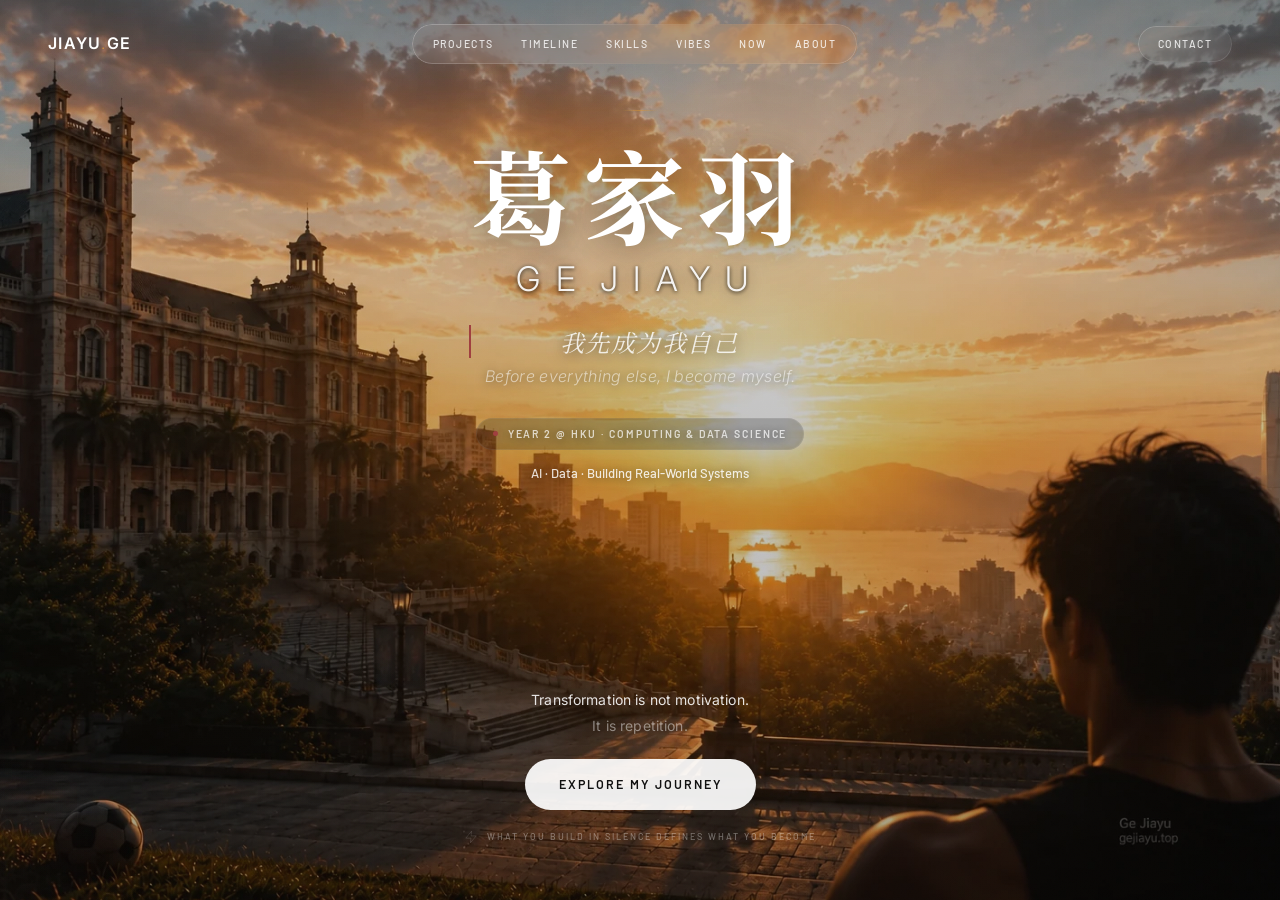
<file: index.html>
<!DOCTYPE html>
<!-- Ge Jiayu / https://gejiayu.top/ — layout reuse permitted; personal imagery excluded. See LICENSE and ASSET-RIGHTS.md. -->
<html lang="zh-CN">
<head>
  <meta charset="UTF-8">
  <meta name="viewport" content="width=device-width, initial-scale=1.0">
  <meta name="author" content="Ge Jiayu">
  <link rel="license" href="LICENSE">
  <title>Ge Jiayu — 我先成为我自己 / Before Everything Else, I Become Myself</title>
  <link rel="icon" type="image/svg+xml" href="assets/favicon.svg">
  <link rel="apple-touch-icon" href="assets/favicon.svg">
  <meta name="description" content="葛家羽（Ge Jiayu）的个人网站 — 香港大学 AI & Data Science 方向大二学生。记录我的成长、项目、技能与热爱：我先成为我自己。">
  <link rel="canonical" href="https://gejiayu.top/">
  <meta name="theme-color" content="#A04040">
  <meta property="og:type" content="website">
  <meta property="og:title" content="Ge Jiayu — 我先成为我自己 / Before Everything Else, I Become Myself">
  <meta property="og:description" content="葛家羽（Ge Jiayu）的个人网站 — 香港大学 AI & Data Science 方向大二学生。记录我的成长、项目、技能与热爱：我先成为我自己。">
  <meta property="og:url" content="https://gejiayu.top/">
  <meta property="og:image" content="https://gejiayu.top/assets/hero-bg.webp">
  <meta name="twitter:card" content="summary_large_image">
  <meta name="twitter:title" content="Ge Jiayu — 我先成为我自己 / Before Everything Else, I Become Myself">
  <meta name="twitter:description" content="葛家羽（Ge Jiayu）的个人网站 — 香港大学 AI & Data Science 方向大二学生。记录我的成长、项目、技能与热爱：我先成为我自己。">
  <meta name="twitter:image" content="https://gejiayu.top/assets/hero-bg.webp">
  <script type="application/ld+json">
  {
    "@context": "https://schema.org",
    "@type": "WebSite",
    "name": "Ge Jiayu",
    "url": "https://gejiayu.top/",
    "author": { "@type": "Person", "name": "Ge Jiayu", "url": "https://gejiayu.top/about.html" },
    "image": {
      "@type": "ImageObject",
      "contentUrl": "https://gejiayu.top/assets/hero-bg.webp",
      "creditText": "AI-assisted personal illustration for Ge Jiayu / gejiayu.top",
      "description": "Custom illustration based on Ge Jiayu's appearance, not a documentary photograph.",
      "license": "https://gejiayu.top/ASSET-RIGHTS.md",
      "acquireLicensePage": "https://gejiayu.top/contact.html"
    }
  }
  </script>

  <link rel="preconnect" href="https://fonts.googleapis.com">
  <link rel="preconnect" href="https://fonts.gstatic.com" crossorigin>
  <link href="https://fonts.googleapis.com/css2?family=Barlow:wght@300;400;500;600;700&family=Inter:wght@300;400;500;600;700&family=Noto+Serif+SC:wght@400;500;600;700&display=swap" rel="stylesheet">
  <link rel="stylesheet" href="css/style.css">
  <link rel="stylesheet" href="css/home.css">
  <link rel="preload" as="image" href="assets/hero-bg.webp" media="(orientation: landscape)">
  <link rel="preload" as="image" href="assets/hero-bg-mobile.webp" media="(orientation: portrait)">
</head>
<body class="home-body">

<!-- ==================== HERO IMAGE BACKGROUND ==================== -->
<div class="hero-bg-layer" id="heroBgLayer">
  <!-- Personal AI-assisted illustration: not included in layout/code reuse permission. -->
  <picture>
    <source media="(orientation: portrait)" srcset="assets/hero-bg-mobile.webp" width="792" height="1290">
    <img width="1536" height="1024" fetchpriority="high" decoding="async" class="hero-bg-img"
      src="assets/hero-bg.webp"
      alt="为葛家羽定制的港大日出人物插画"
      id="heroBgImg"/>
  </picture>

  <!-- Atmospheric overlays -->
  <div class="bg-overlay-dark"></div>
  <div class="bg-overlay-vignette"></div>
  <div class="bg-overlay-gradient"></div>
  <div class="bg-overlay-bloom"></div>

  <!-- Subtle grain texture -->
  <div class="grain-layer"></div>
</div>

<!-- ==================== NAVIGATION (liquid glass) ==================== -->
<nav class="nav-home" id="navHome">
  <div class="nav-home-inner">
    <a href="index.html" class="nav-home-logo">
      JIAYU<span class="logo-dot">.</span>GE
    </a>

    <div class="nav-home-center liquid-glass">
      <a href="projects.html">PROJECTS</a>
      <a href="timeline.html">TIMELINE</a>
      <a href="skills.html">SKILLS</a>
      <a href="vibes.html">VIBES</a>
      <a href="now.html">NOW</a>
      <a href="about.html">ABOUT</a>
    </div>

    <a href="contact.html" class="nav-home-cta liquid-glass">CONTACT</a>

    <button class="nav-hamburger" id="navHamburger" type="button" aria-label="Open navigation" aria-controls="navMobile" aria-expanded="false">
      <span></span><span></span><span></span>
    </button>
  </div>

  <div class="nav-mobile" id="navMobile">
    <a href="projects.html">PROJECTS</a>
    <a href="timeline.html">TIMELINE</a>
    <a href="skills.html">SKILLS</a>
    <a href="vibes.html">VIBES</a>
    <a href="now.html">NOW</a>
    <a href="about.html">ABOUT</a>
    <a href="contact.html">CONTACT</a>
  </div>
</nav>

<!-- ==================== HERO CONTENT ==================== -->
<div class="hero-container">

  <!-- Headline area -->
  <div class="hero-headline">
    <div class="hero-accent-line"></div>
    <h1 class="hero-name-cn">葛家羽</h1>
    <p class="hero-name-en">GE<span class="name-space"></span>JIAYU</p>
    <p class="hero-motto">我先成为我自己</p>
    <p class="hero-motto-en">Before everything else, I become myself.</p>
    <div class="hero-tag">
      <span class="tag-dot"></span>
      Year 2 @ HKU &middot; Computing &amp; Data Science
    </div>
    <p class="hero-focus">AI &middot; Data &middot; Building Real-World Systems</p>
  </div>

  <!-- Bottom block -->
  <div class="hero-bottom">
    <p class="hero-quote">
      <span>Transformation is not motivation.</span><br>
      <span class="quote-fade">It is repetition.</span>
    </p>
    <a href="about.html" class="hero-btn">EXPLORE MY JOURNEY</a>
    <div class="hero-tagline">
      <svg width="14" height="14" viewBox="0 0 24 24" fill="none" stroke="currentColor" stroke-width="1.5"><polygon points="13 2 3 14 12 14 11 22 21 10 12 10 13 2"/></svg>
      WHAT YOU BUILD IN SILENCE DEFINES WHAT YOU BECOME
    </div>
  </div>

</div>

<!-- Scripts -->
<script src="js/main.js"></script>
<script src="js/home.js"></script>
</body>
</html>
</file>
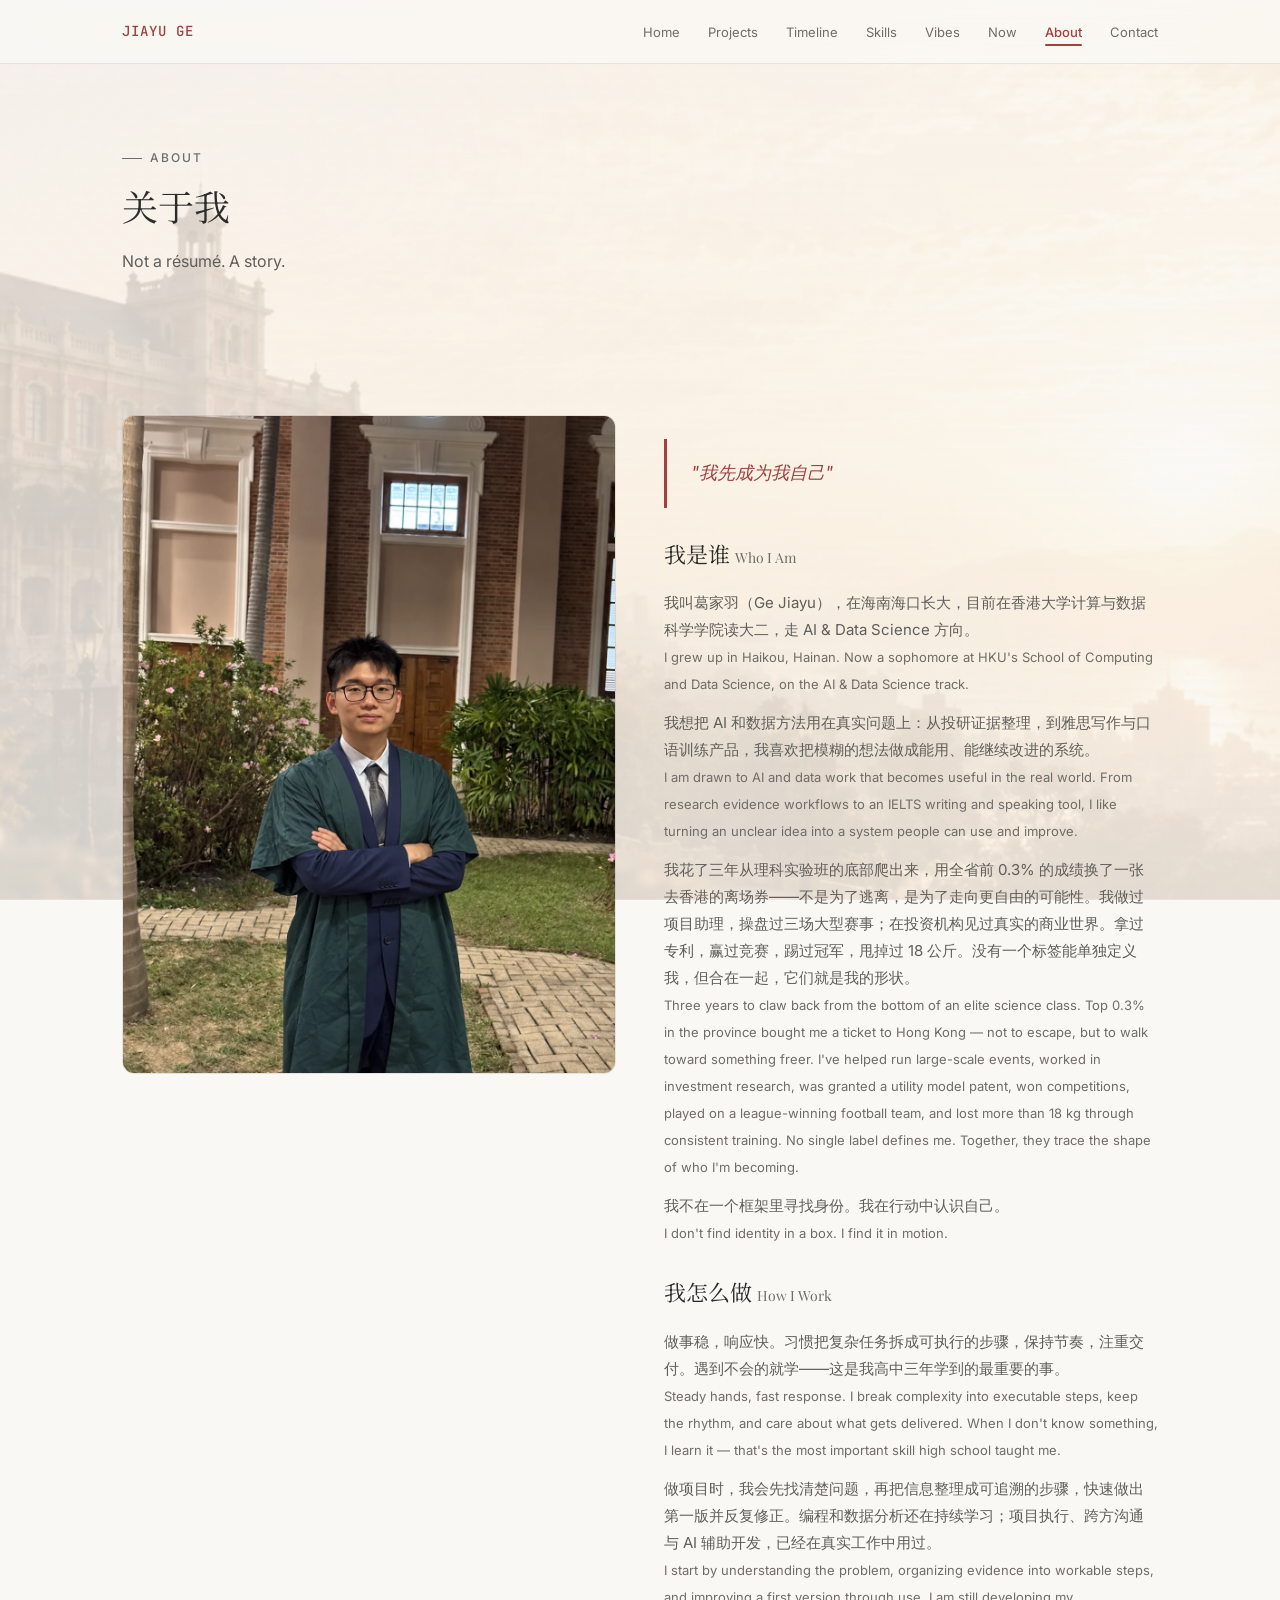
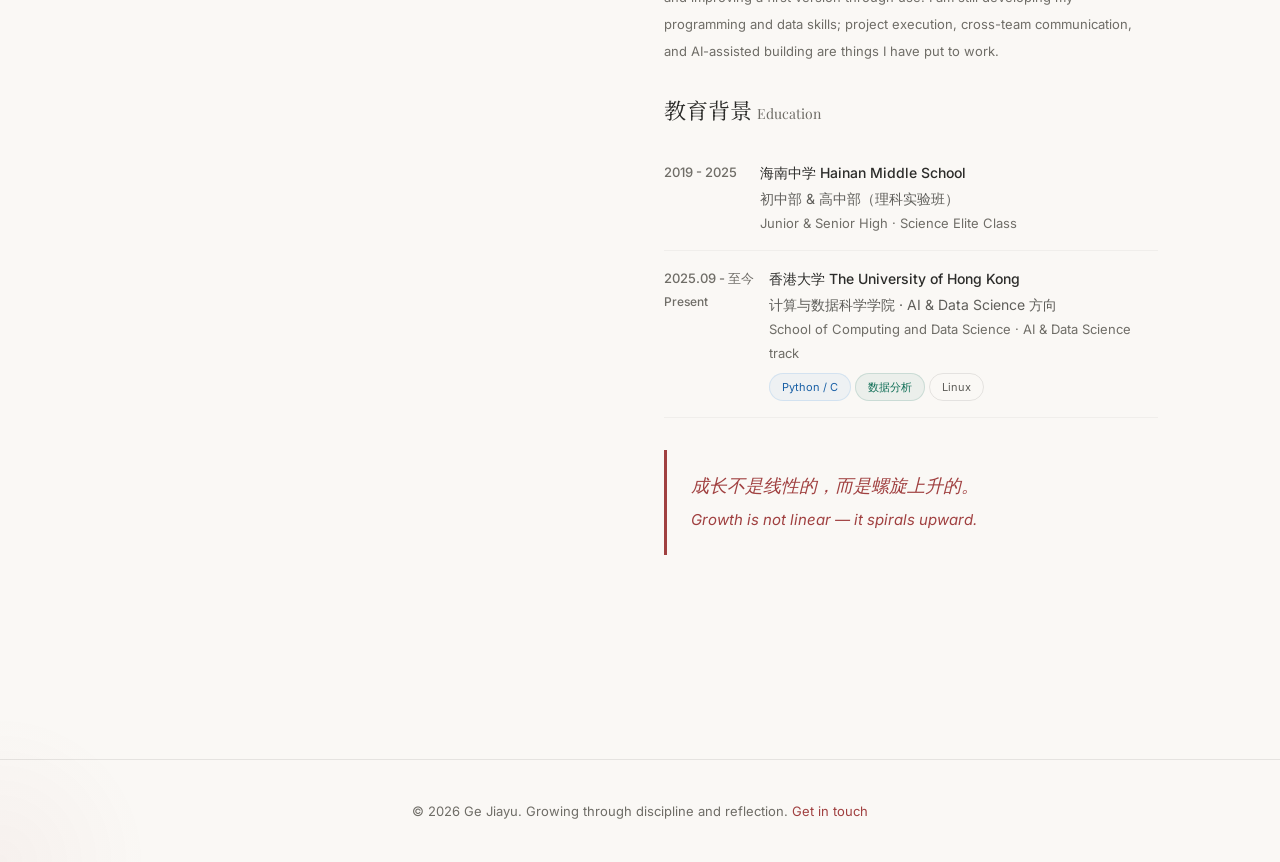
<file: about.html>
<!DOCTYPE html>
<html lang="zh-CN">
<head>
  <meta charset="UTF-8">
  <meta name="viewport" content="width=device-width, initial-scale=1.0">
  <title>About — Ge Jiayu</title>
  <link rel="canonical" href="https://gejiayu.top/about.html">
  <link rel="icon" type="image/svg+xml" href="assets/favicon.svg">
  <link rel="apple-touch-icon" href="assets/favicon.svg">
  <meta name="description" content="认识葛家羽：香港大学计算与数据科学学院大二学生，探索 AI、数据与真实问题，也记录从海南到香港的成长。">
  <meta name="theme-color" content="#A04040">
  <meta property="og:type" content="website">
  <meta property="og:title" content="About — Ge Jiayu">
  <meta property="og:description" content="葛家羽（Ge Jiayu）的个人网站 — 香港大学 AI & Data Science 方向大二学生。记录我的成长、项目、技能与热爱：我先成为我自己。">
  <meta property="og:url" content="https://gejiayu.top/about.html">
  <meta property="og:image" content="https://gejiayu.top/assets/hero-bg.webp">
  <meta name="twitter:card" content="summary_large_image">
  <meta name="twitter:title" content="About — Ge Jiayu">
  <meta name="twitter:description" content="葛家羽（Ge Jiayu）的个人网站 — 香港大学 AI & Data Science 方向大二学生。记录我的成长、项目、技能与热爱：我先成为我自己。">
  <meta name="twitter:image" content="https://gejiayu.top/assets/hero-bg.webp">

  <link rel="preconnect" href="https://fonts.googleapis.com">
  <link rel="preconnect" href="https://fonts.gstatic.com" crossorigin>
  <link href="https://fonts.googleapis.com/css2?family=Inter:wght@400;500&family=Playfair+Display:wght@400;500&family=Noto+Serif+SC:wght@400;500&family=JetBrains+Mono:wght@400;500&display=swap" rel="stylesheet">
  <link rel="stylesheet" href="css/style.css"></head>
<body>

<!-- Navigation -->
<nav class="nav">
  <div class="nav-inner">
    <a href="index.html" class="nav-logo">JIAYU GE</a>
    <ul class="nav-links">
      <li><a href="index.html">Home</a></li>
      <li><a href="projects.html">Projects</a></li>
      <li><a href="timeline.html">Timeline</a></li>
      <li><a href="skills.html">Skills</a></li>
      <li><a href="vibes.html">Vibes</a></li>
      <li><a href="now.html">Now</a></li>
      <li><a href="about.html">About</a></li>
      <li><a href="contact.html">Contact</a></li>
    </ul>
    <div class="nav-hamburger"><span></span><span></span><span></span></div>
  </div>
</nav>

<!-- Page Header -->
<section class="section" style="padding-top: 140px;">
  <div class="container">
    <p class="section-label reveal">About</p>
    <h1 class="section-title reveal reveal-delay-1">关于我</h1>
    <p class="section-desc reveal reveal-delay-2">Not a résumé. A story.</p>
  </div>
</section>

<!-- About Content -->
<section class="section" style="padding-top: 0;">
  <div class="container">
    <div class="about-grid">

      <!-- Left: Photo placeholder -->
      <div class="reveal">
        <img loading="lazy" decoding="async" src="assets/about-photo-arms-crossed.webp" alt="葛家羽" width="1086" height="1448" style="width:100%; height:auto; aspect-ratio:3/4; object-fit:cover; border-radius:12px; border:0.5px solid var(--border); display:block;">
      </div>

      <!-- Right: Text -->
      <div class="about-text">

        <div class="about-quote reveal">
          "我先成为我自己"
        </div>

        <h3 class="reveal">我是谁 <span style="font-weight:400;font-size:14px;color:var(--text-muted);">Who I Am</span></h3>
        <p class="reveal">
          我叫葛家羽（Ge Jiayu），在海南海口长大，目前在香港大学计算与数据科学学院读大二，走 AI & Data Science 方向。<br>
          <span style="font-size:13px;color:var(--text-muted)">I grew up in Haikou, Hainan. Now a sophomore at HKU's School of Computing and Data Science, on the AI & Data Science track.</span>
        </p>
        <p class="reveal">
          我想把 AI 和数据方法用在真实问题上：从投研证据整理，到雅思写作与口语训练产品，我喜欢把模糊的想法做成能用、能继续改进的系统。<br>
          <span style="font-size:13px;color:var(--text-muted)">I am drawn to AI and data work that becomes useful in the real world. From research evidence workflows to an IELTS writing and speaking tool, I like turning an unclear idea into a system people can use and improve.</span>
        </p>
        <p class="reveal">
          我花了三年从理科实验班的底部爬出来，用全省前 0.3% 的成绩换了一张去香港的离场券——不是为了逃离，是为了走向更自由的可能性。我做过项目助理，操盘过三场大型赛事；在投资机构见过真实的商业世界。拿过专利，赢过竞赛，踢过冠军，甩掉过 18 公斤。没有一个标签能单独定义我，但合在一起，它们就是我的形状。<br>
          <span style="font-size:13px;color:var(--text-muted)">Three years to claw back from the bottom of an elite science class. Top 0.3% in the province bought me a ticket to Hong Kong — not to escape, but to walk toward something freer. I've helped run large-scale events, worked in investment research, was granted a utility model patent, won competitions, played on a league-winning football team, and lost more than 18 kg through consistent training. No single label defines me. Together, they trace the shape of who I'm becoming.</span>
        </p>
        <p class="reveal">
          我不在一个框架里寻找身份。我在行动中认识自己。<br>
          <span style="font-size:13px;color:var(--text-muted)">I don't find identity in a box. I find it in motion.</span>
        </p>

        <h3 class="reveal">我怎么做 <span style="font-weight:400;font-size:14px;color:var(--text-muted);">How I Work</span></h3>
        <p class="reveal">
          做事稳，响应快。习惯把复杂任务拆成可执行的步骤，保持节奏，注重交付。遇到不会的就学——这是我高中三年学到的最重要的事。<br>
          <span style="font-size:13px;color:var(--text-muted)">Steady hands, fast response. I break complexity into executable steps, keep the rhythm, and care about what gets delivered. When I don't know something, I learn it — that's the most important skill high school taught me.</span>
        </p>
        <p class="reveal">
          做项目时，我会先找清楚问题，再把信息整理成可追溯的步骤，快速做出第一版并反复修正。编程和数据分析还在持续学习；项目执行、跨方沟通与 AI 辅助开发，已经在真实工作中用过。<br>
          <span style="font-size:13px;color:var(--text-muted)">I start by understanding the problem, organizing evidence into workable steps, and improving a first version through use. I am still developing my programming and data skills; project execution, cross-team communication, and AI-assisted building are things I have put to work.</span>
        </p>

        <h3 class="reveal">教育背景 <span style="font-weight:400;font-size:14px;color:var(--text-muted);">Education</span></h3>
        <div class="edu-item reveal">
          <div class="edu-year">2019 - 2025</div>
          <div class="edu-detail">
            <div class="edu-school">海南中学 Hainan Middle School</div>
            <div class="edu-program">初中部 &amp; 高中部（理科实验班）<br><span style="font-size:13px;color:var(--text-muted);">Junior &amp; Senior High · Science Elite Class</span></div>
          </div>
        </div>

        <div class="edu-item reveal">
          <div class="edu-year">2025.09 - 至今<br><span style="font-size:12px;color:var(--text-muted);">Present</span></div>
          <div class="edu-detail">
            <div class="edu-school">香港大学 The University of Hong Kong</div>
            <div class="edu-program">计算与数据科学学院 · AI & Data Science 方向<br><span style="font-size:13px;color:var(--text-muted);">School of Computing and Data Science · AI & Data Science track</span></div>
            <div style="margin-top: 8px;">
              <span class="tag tag-accent" style="font-size: 11px;">Python / C</span>
              <span class="tag tag-green" style="font-size: 11px;">数据分析</span>
              <span class="tag" style="font-size: 11px;">Linux</span>
            </div>
          </div>
        </div>

        <div class="about-quote reveal" style="margin-top: 32px; font-size: 18px; line-height: 1.8;">
          成长不是线性的，而是螺旋上升的。<br>
          <span style="font-size:15px;font-weight:400;">Growth is not linear — it spirals upward.</span>
        </div>

      </div>
    </div>
  </div>
</section>

<!-- Footer -->
<footer class="footer">
  <div class="container">
    <p class="footer-text">&copy; 2026 Ge Jiayu. Growing through discipline and reflection. <a href="contact.html">Get in touch</a></p>
  </div>
</footer>

<script src="js/main.js"></script>
</body>
</html>
</file>
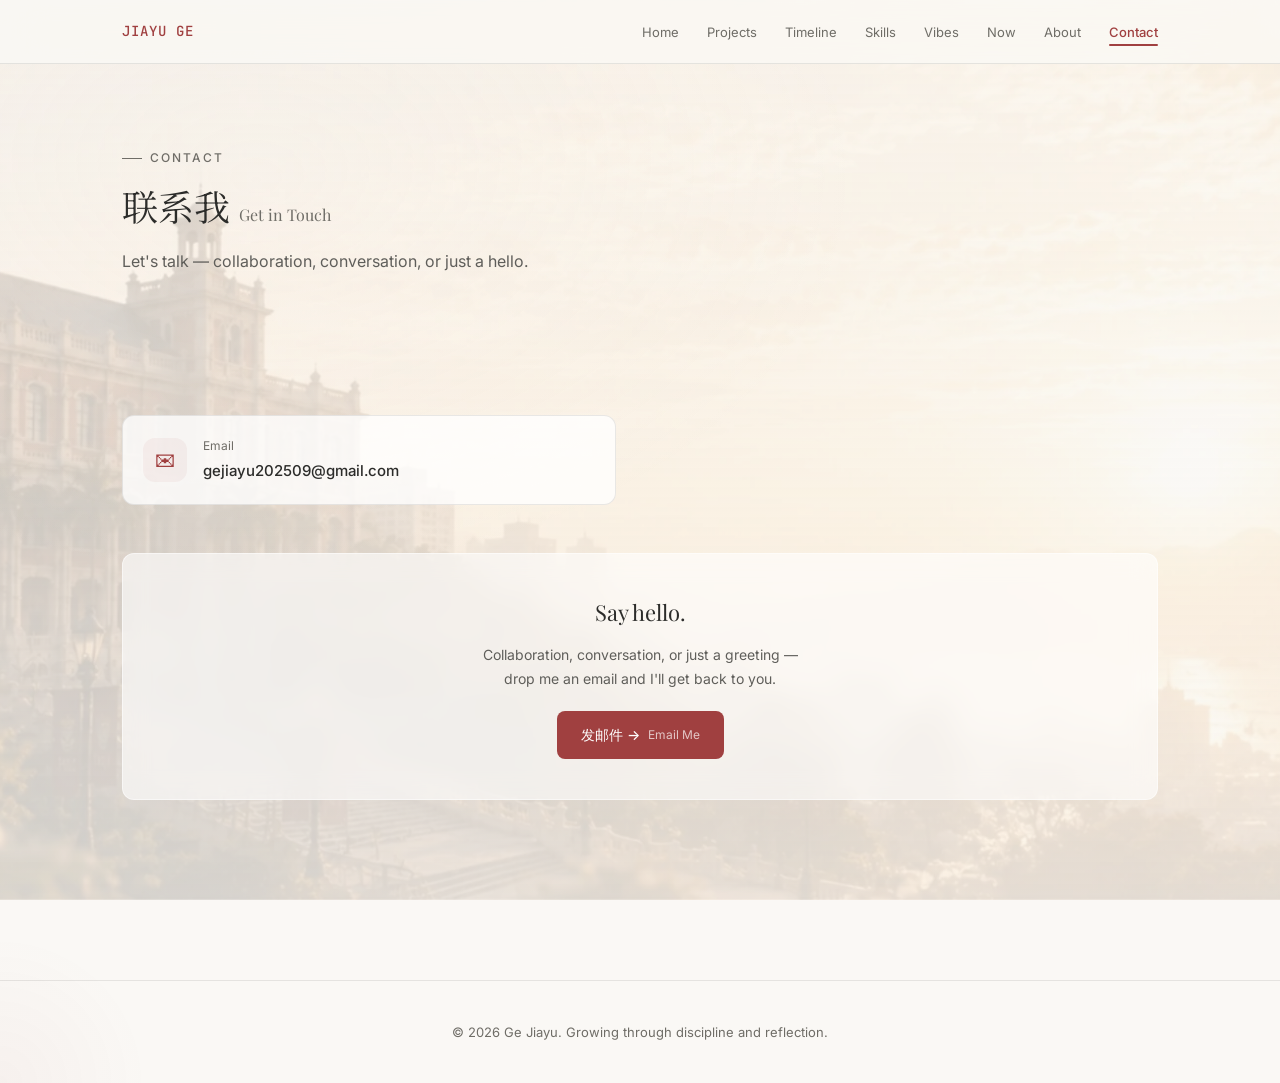
<file: contact.html>
<!DOCTYPE html>
<html lang="zh-CN">
<head>
  <meta charset="UTF-8">
  <meta name="viewport" content="width=device-width, initial-scale=1.0">
  <title>Contact — Ge Jiayu</title>
  <link rel="canonical" href="https://gejiayu.top/contact.html">
  <link rel="icon" type="image/svg+xml" href="assets/favicon.svg">
  <link rel="apple-touch-icon" href="assets/favicon.svg">
  <meta name="description" content="通过电子邮件联系葛家羽，交流 AI、数据、研究项目与合作机会。">
  <meta name="theme-color" content="#A04040">
  <meta property="og:type" content="website">
  <meta property="og:title" content="Contact — Ge Jiayu">
  <meta property="og:description" content="葛家羽（Ge Jiayu）的个人网站 — 香港大学 AI & Data Science 方向大二学生。记录我的成长、项目、技能与热爱：我先成为我自己。">
  <meta property="og:url" content="https://gejiayu.top/contact.html">
  <meta property="og:image" content="https://gejiayu.top/assets/hero-bg.webp">
  <meta name="twitter:card" content="summary_large_image">
  <meta name="twitter:title" content="Contact — Ge Jiayu">
  <meta name="twitter:description" content="葛家羽（Ge Jiayu）的个人网站 — 香港大学 AI & Data Science 方向大二学生。记录我的成长、项目、技能与热爱：我先成为我自己。">
  <meta name="twitter:image" content="https://gejiayu.top/assets/hero-bg.webp">

  <link rel="preconnect" href="https://fonts.googleapis.com">
  <link rel="preconnect" href="https://fonts.gstatic.com" crossorigin>
  <link href="https://fonts.googleapis.com/css2?family=Inter:wght@400;500&family=Playfair+Display:wght@400;500&family=Noto+Serif+SC:wght@400;500&family=JetBrains+Mono:wght@400;500&display=swap" rel="stylesheet">
  <link rel="stylesheet" href="css/style.css"></head>
<body>

<!-- Navigation -->
<nav class="nav">
  <div class="nav-inner">
    <a href="index.html" class="nav-logo">JIAYU GE</a>
    <ul class="nav-links">
      <li><a href="index.html">Home</a></li>
      <li><a href="projects.html">Projects</a></li>
      <li><a href="timeline.html">Timeline</a></li>
      <li><a href="skills.html">Skills</a></li>
      <li><a href="vibes.html">Vibes</a></li>
      <li><a href="now.html">Now</a></li>
      <li><a href="about.html">About</a></li>
      <li><a href="contact.html">Contact</a></li>
    </ul>
    <div class="nav-hamburger"><span></span><span></span><span></span></div>
  </div>
</nav>

<!-- Page Header -->
<section class="section" style="padding-top: 140px;">
  <div class="container">
    <p class="section-label reveal">Contact</p>
    <h1 class="section-title reveal reveal-delay-1">联系我 <span style="font-weight:400;font-size:16px;color:var(--text-muted);">Get in Touch</span></h1>
    <p class="section-desc reveal reveal-delay-2">Let's talk — collaboration, conversation, or just a hello.</p>
  </div>
</section>

<!-- Contact Grid -->
<section class="section" style="padding-top: 0;">
  <div class="container">
    <div class="contact-grid">

      <!-- Email -->
      <a href="mailto:gejiayu202509@gmail.com" class="contact-item reveal">
        <div class="contact-icon" style="background: var(--primary-bg); color: var(--primary);">&#9993;</div>
        <div>
          <div class="contact-label">Email</div>
          <div class="contact-value">gejiayu202509@gmail.com</div>
        </div>
      </a>

    </div>

    <!-- Message CTA -->
    <div class="card-glass reveal" style="margin-top: 48px; text-align: center; padding: 40px;">
      <p style="font-family: var(--font-display); font-size: 22px; margin-bottom: 12px;">
        Say hello.
      </p>
      <p style="font-size: 14px; color: var(--text-secondary); margin-bottom: 20px;">
        Collaboration, conversation, or just a greeting — <br> drop me an email and I'll get back to you.
      </p>
      <a href="mailto:gejiayu202509@gmail.com" class="btn btn-primary">发邮件 &rarr; <span style="font-size:12px;opacity:0.7;font-weight:400;">Email Me</span></a>
    </div>
  </div>
</section>

<!-- Footer -->
<footer class="footer">
  <div class="container">
    <p class="footer-text">&copy; 2026 Ge Jiayu. Growing through discipline and reflection.</p>
  </div>
</footer>

<script src="js/main.js"></script>
</body>
</html>
</file>
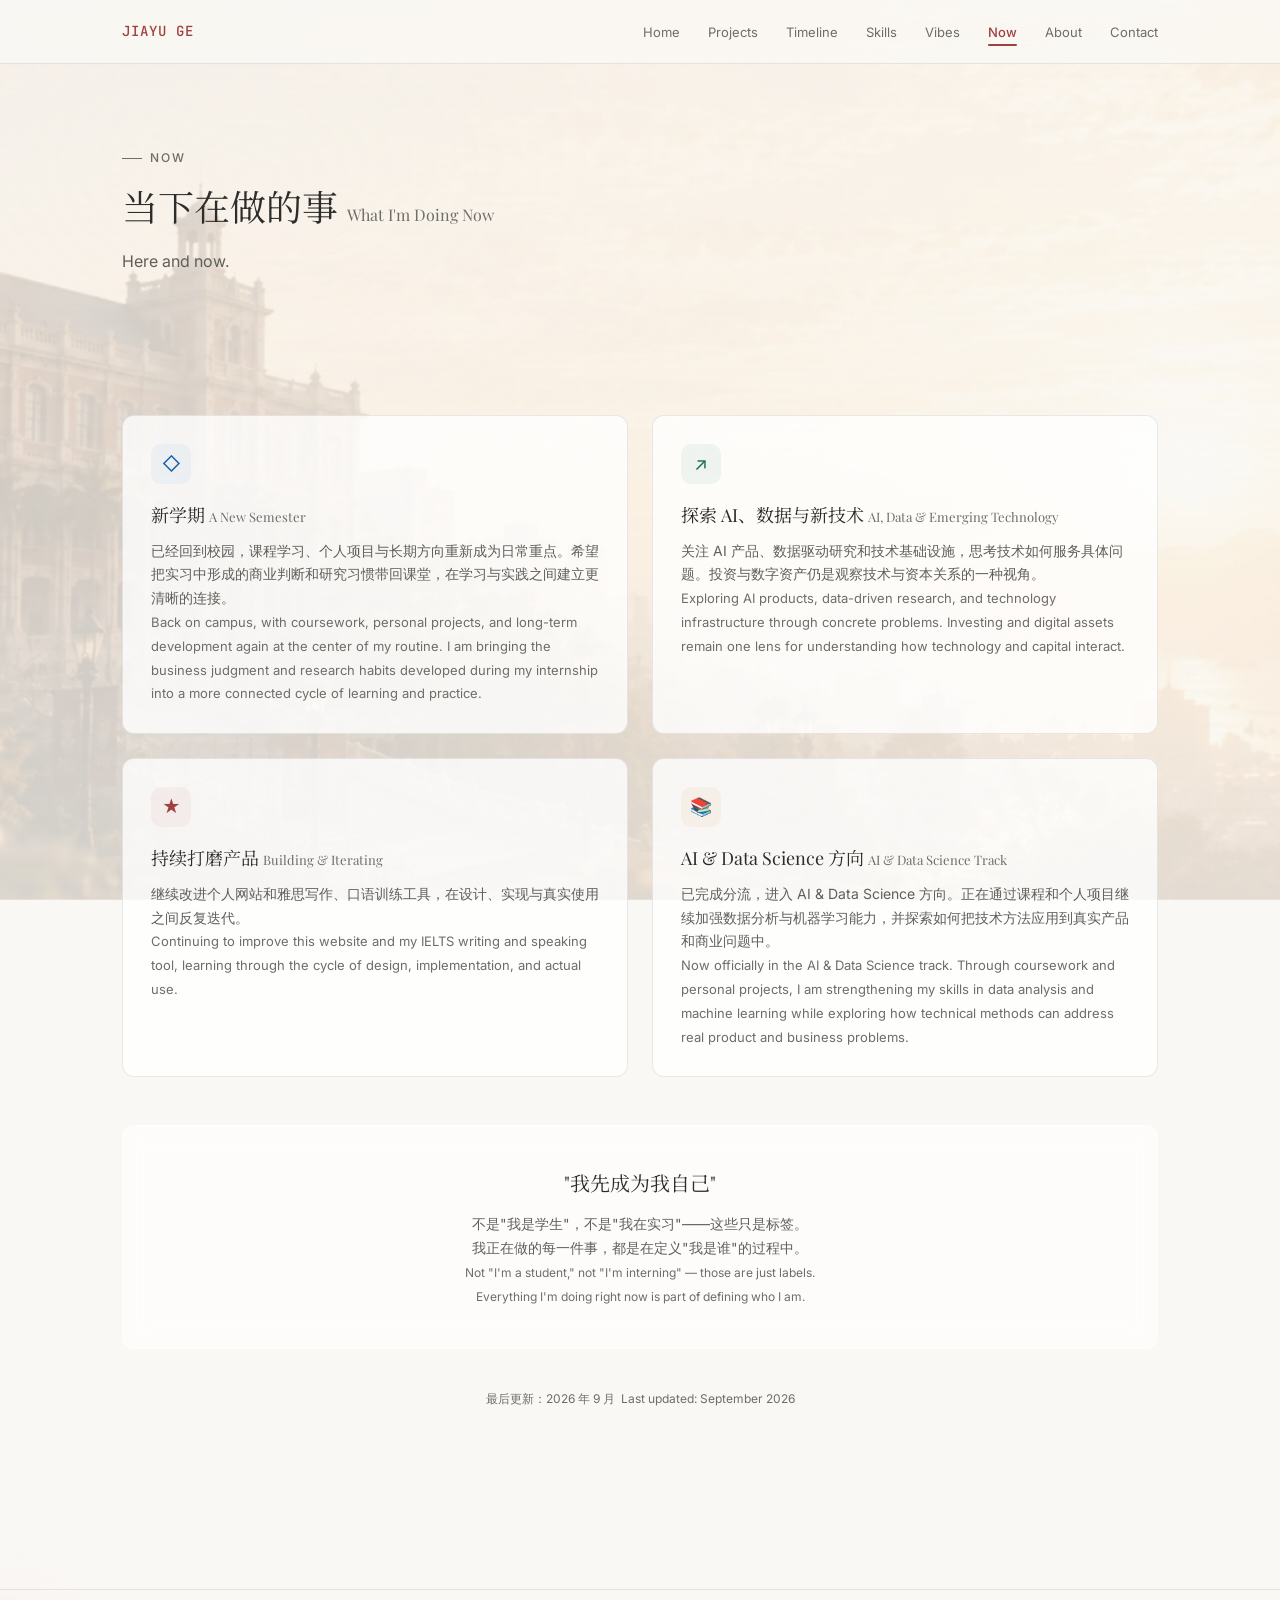
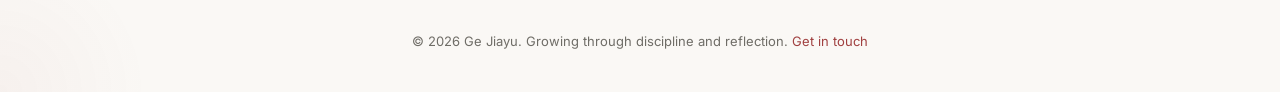
<file: now.html>
<!DOCTYPE html>
<html lang="zh-CN">
<head>
  <meta charset="UTF-8">
  <meta name="viewport" content="width=device-width, initial-scale=1.0">
  <title>Now — Ge Jiayu</title>
  <link rel="canonical" href="https://gejiayu.top/now.html">
  <link rel="icon" type="image/svg+xml" href="assets/favicon.svg">
  <link rel="apple-touch-icon" href="assets/favicon.svg">
  <meta name="description" content="葛家羽目前在做什么：大二课程、AI 与数据方向探索，以及个人网站和雅思学习工具的持续迭代。">
  <meta name="theme-color" content="#A04040">
  <meta property="og:type" content="website">
  <meta property="og:title" content="Now — Ge Jiayu">
  <meta property="og:description" content="葛家羽（Ge Jiayu）的个人网站 — 香港大学 AI & Data Science 方向大二学生。记录我的成长、项目、技能与热爱：我先成为我自己。">
  <meta property="og:url" content="https://gejiayu.top/now.html">
  <meta property="og:image" content="https://gejiayu.top/assets/hero-bg.webp">
  <meta name="twitter:card" content="summary_large_image">
  <meta name="twitter:title" content="Now — Ge Jiayu">
  <meta name="twitter:description" content="葛家羽（Ge Jiayu）的个人网站 — 香港大学 AI & Data Science 方向大二学生。记录我的成长、项目、技能与热爱：我先成为我自己。">
  <meta name="twitter:image" content="https://gejiayu.top/assets/hero-bg.webp">

  <link rel="preconnect" href="https://fonts.googleapis.com">
  <link rel="preconnect" href="https://fonts.gstatic.com" crossorigin>
  <link href="https://fonts.googleapis.com/css2?family=Inter:wght@400;500&family=Playfair+Display:wght@400;500&family=Noto+Serif+SC:wght@400;500&family=JetBrains+Mono:wght@400;500&display=swap" rel="stylesheet">
  <link rel="stylesheet" href="css/style.css"></head>
<body>

<!-- Navigation -->
<nav class="nav">
  <div class="nav-inner">
    <a href="index.html" class="nav-logo">JIAYU GE</a>
    <ul class="nav-links">
      <li><a href="index.html">Home</a></li>
      <li><a href="projects.html">Projects</a></li>
      <li><a href="timeline.html">Timeline</a></li>
      <li><a href="skills.html">Skills</a></li>
      <li><a href="vibes.html">Vibes</a></li>
      <li><a href="now.html">Now</a></li>
      <li><a href="about.html">About</a></li>
      <li><a href="contact.html">Contact</a></li>
    </ul>
    <div class="nav-hamburger"><span></span><span></span><span></span></div>
  </div>
</nav>

<!-- Page Header -->
<section class="section" style="padding-top: 140px;">
  <div class="container">
    <p class="section-label reveal">Now</p>
    <h1 class="section-title reveal reveal-delay-1">当下在做的事 <span style="font-weight:400;font-size:16px;color:var(--text-muted);">What I'm Doing Now</span></h1>
<p class="section-desc reveal reveal-delay-2">Here and now.</p>
  </div>
</section>

<!-- Now Grid -->
<section class="section" style="padding-top: 0;">
  <div class="container">
    <div class="now-grid">

      <div class="now-card reveal">
        <div class="now-icon" style="background: var(--accent-bg); color: var(--accent);">&#9671;</div>
        <div class="now-title">新学期 <span style="font-weight:400;font-size:13px;color:var(--text-muted);">A New Semester</span></div>
        <div class="now-desc">
          已经回到校园，课程学习、个人项目与长期方向重新成为日常重点。希望把实习中形成的商业判断和研究习惯带回课堂，在学习与实践之间建立更清晰的连接。<br>
          <span style="font-size:13px;color:var(--text-muted);">Back on campus, with coursework, personal projects, and long-term development again at the center of my routine. I am bringing the business judgment and research habits developed during my internship into a more connected cycle of learning and practice.</span>
        </div>
      </div>

      <div class="now-card reveal reveal-delay-1">
        <div class="now-icon" style="background: var(--green-bg); color: var(--green);">&#8599;</div>
        <div class="now-title">探索 AI、数据与新技术 <span style="font-weight:400;font-size:13px;color:var(--text-muted);">AI, Data &amp; Emerging Technology</span></div>
        <div class="now-desc">
          关注 AI 产品、数据驱动研究和技术基础设施，思考技术如何服务具体问题。投资与数字资产仍是观察技术与资本关系的一种视角。<br>
          <span style="font-size:13px;color:var(--text-muted);">Exploring AI products, data-driven research, and technology infrastructure through concrete problems. Investing and digital assets remain one lens for understanding how technology and capital interact.</span>
        </div>
      </div>

      <div class="now-card reveal reveal-delay-2">
        <div class="now-icon" style="background: var(--primary-bg); color: var(--primary);">&#9733;</div>
        <div class="now-title">持续打磨产品 <span style="font-weight:400;font-size:13px;color:var(--text-muted);">Building &amp; Iterating</span></div>
        <div class="now-desc">
          继续改进个人网站和雅思写作、口语训练工具，在设计、实现与真实使用之间反复迭代。<br>
          <span style="font-size:13px;color:var(--text-muted);">Continuing to improve this website and my IELTS writing and speaking tool, learning through the cycle of design, implementation, and actual use.</span>
        </div>
      </div>

      <div class="now-card reveal reveal-delay-3">
        <div class="now-icon" style="background: var(--amber-bg); color: var(--amber);">&#128218;</div>
        <div class="now-title">AI &amp; Data Science 方向 <span style="font-weight:400;font-size:13px;color:var(--text-muted);">AI &amp; Data Science Track</span></div>
        <div class="now-desc">
          已完成分流，进入 AI & Data Science 方向。正在通过课程和个人项目继续加强数据分析与机器学习能力，并探索如何把技术方法应用到真实产品和商业问题中。<br>
          <span style="font-size:13px;color:var(--text-muted);">Now officially in the AI &amp; Data Science track. Through coursework and personal projects, I am strengthening my skills in data analysis and machine learning while exploring how technical methods can address real product and business problems.</span>
        </div>
      </div>

    </div>

    <!-- Now philosophy -->
    <div class="card-glass reveal" style="margin-top: 48px; text-align: center; padding: 40px;">
      <p style="font-family: var(--font-display); font-size: 20px; color: var(--text-primary); margin-bottom: 12px;">
        "我先成为我自己"
      </p>
      <p style="font-size: 14px; color: var(--text-secondary);">
        不是"我是学生"，不是"我在实习"——这些只是标签。<br>
        我正在做的每一件事，都是在定义"我是谁"的过程中。<br>
        <span style="font-size:12px;color:var(--text-muted);">Not "I'm a student," not "I'm interning" — those are just labels.<br>Everything I'm doing right now is part of defining who I am.</span>
      </p>
    </div>

    <p class="now-updated reveal">最后更新：2026 年 9 月 &nbsp;<span style="font-size:12px;color:var(--text-muted);">Last updated: September 2026</span></p>
  </div>
</section>

<!-- Footer -->
<footer class="footer">
  <div class="container">
    <p class="footer-text">&copy; 2026 Ge Jiayu. Growing through discipline and reflection. <a href="contact.html">Get in touch</a></p>
  </div>
</footer>

<script src="js/main.js"></script>
</body>
</html>
</file>
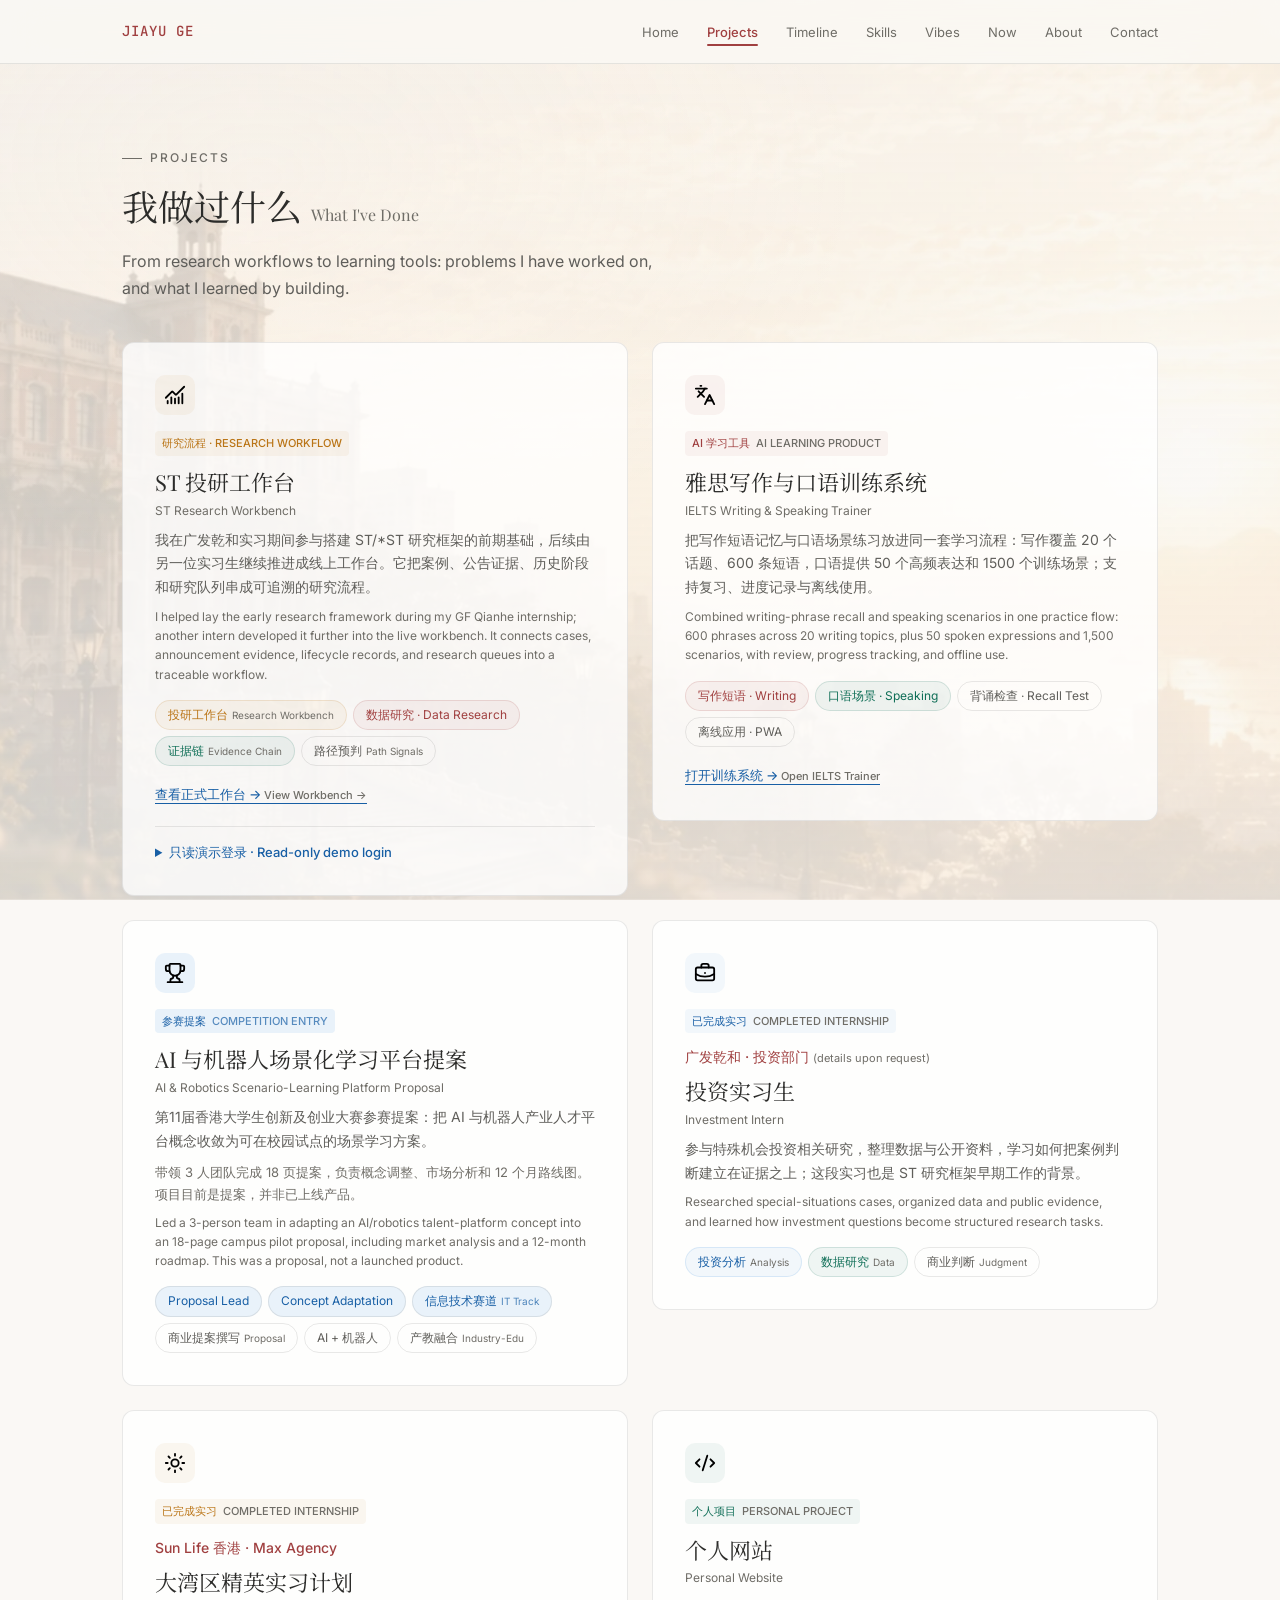
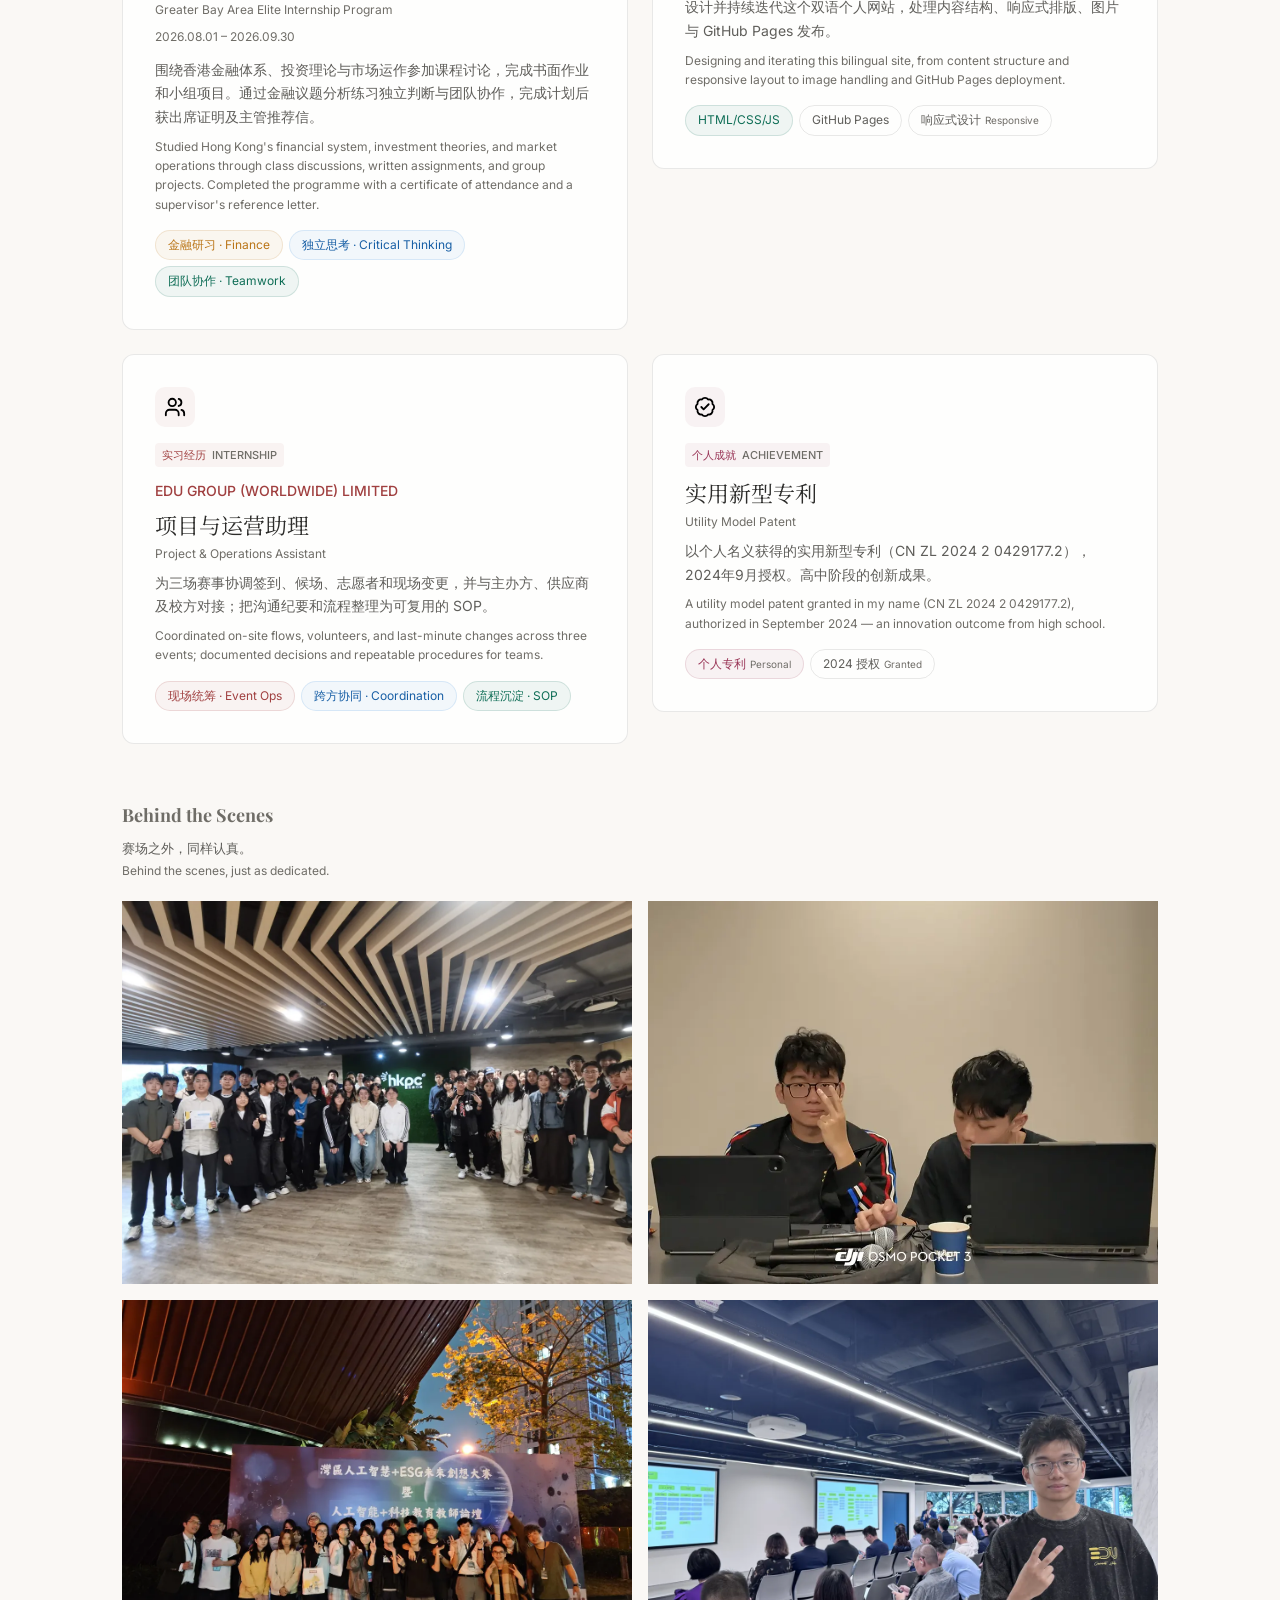
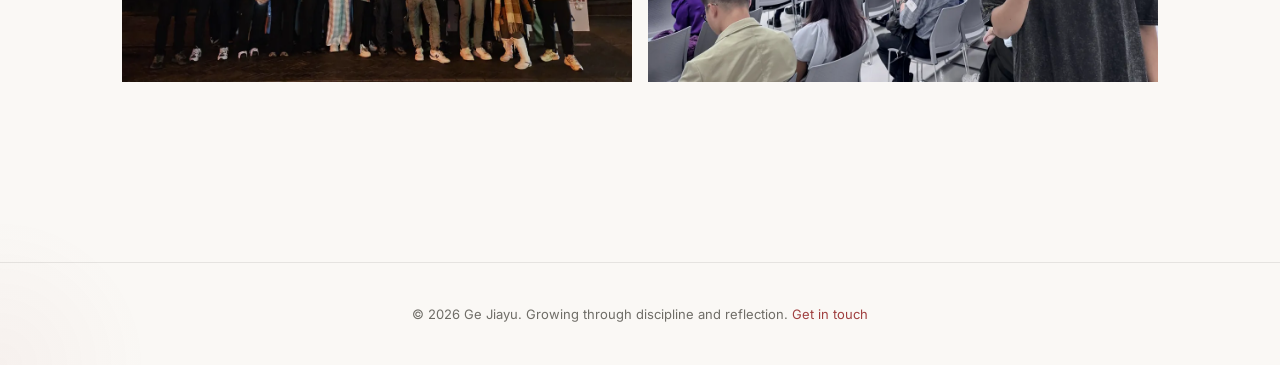
<file: projects.html>
<!DOCTYPE html>
<html lang="zh-CN">
<head>
  <meta charset="UTF-8">
  <meta name="viewport" content="width=device-width, initial-scale=1.0">
  <title>Projects — Ge Jiayu</title>
  <link rel="canonical" href="https://gejiayu.top/projects.html">
  <link rel="icon" type="image/svg+xml" href="assets/favicon.svg">
  <link rel="apple-touch-icon" href="assets/favicon.svg">
  <meta name="description" content="葛家羽的项目与经历：ST 投研工作台前期研究框架、雅思写作与口语学习产品、AI 与机器人场景学习提案、Sun Life 香港大湾区精英实习计划，以及个人网站。">
  <meta name="theme-color" content="#A04040">
  <meta property="og:type" content="website">
  <meta property="og:title" content="Projects — Ge Jiayu">
  <meta property="og:description" content="葛家羽（Ge Jiayu）的个人网站 — 香港大学 AI & Data Science 方向大二学生。记录我的成长、项目、技能与热爱：我先成为我自己。">
  <meta property="og:url" content="https://gejiayu.top/projects.html">
  <meta property="og:image" content="https://gejiayu.top/assets/hero-bg.webp">
  <meta name="twitter:card" content="summary_large_image">
  <meta name="twitter:title" content="Projects — Ge Jiayu">
  <meta name="twitter:description" content="葛家羽（Ge Jiayu）的个人网站 — 香港大学 AI & Data Science 方向大二学生。记录我的成长、项目、技能与热爱：我先成为我自己。">
  <meta name="twitter:image" content="https://gejiayu.top/assets/hero-bg.webp">

  <link rel="preconnect" href="https://fonts.googleapis.com">
  <link rel="preconnect" href="https://fonts.gstatic.com" crossorigin>
  <link href="https://fonts.googleapis.com/css2?family=Inter:wght@400;500&family=Playfair+Display:wght@400;500&family=Noto+Serif+SC:wght@400;500&family=JetBrains+Mono:wght@400;500&display=swap" rel="stylesheet">
  <link rel="stylesheet" href="css/style.css"></head>
<body>

<!-- Navigation -->
<nav class="nav">
  <div class="nav-inner">
    <a href="index.html" class="nav-logo">JIAYU GE</a>
    <ul class="nav-links">
      <li><a href="index.html">Home</a></li>
      <li><a href="projects.html">Projects</a></li>
      <li><a href="timeline.html">Timeline</a></li>
      <li><a href="skills.html">Skills</a></li>
      <li><a href="vibes.html">Vibes</a></li>
      <li><a href="now.html">Now</a></li>
      <li><a href="about.html">About</a></li>
      <li><a href="contact.html">Contact</a></li>
    </ul>
    <div class="nav-hamburger"><span></span><span></span><span></span></div>
  </div>
</nav>

<!-- Page Header -->
<section class="section" style="padding-top: 140px; padding-bottom: 40px;">
  <div class="container">
    <p class="section-label reveal">Projects</p>
    <h1 class="section-title reveal reveal-delay-1">我做过什么 <span style="font-weight:400;font-size:16px;color:var(--text-muted);">What I've Done</span></h1>
    <p class="section-desc reveal reveal-delay-2">From research workflows to learning tools: problems I have worked on, and what I learned by building.</p>
  </div>
</section>

<!-- Projects Grid -->
<section class="section" style="padding-top: 0;">
  <div class="container">
    <div class="projects-grid" style="margin-top: 0;">

      <!-- ST 投研工作台 -->
      <div class="project-card reveal reveal-delay-2">
        <div class="project-icon" style="background: var(--amber-bg);" aria-hidden="true"><img src="assets/icons/chart-no-axes-combined.svg" width="22" height="22" alt=""></div>
        <div class="project-type tag-amber">研究流程 · Research Workflow</div>
        <div class="project-title">ST 投研工作台<span class="project-title-en">ST Research Workbench</span></div>
        <div class="project-desc">
          <p>我在广发乾和实习期间参与搭建 ST/*ST 研究框架的前期基础，后续由另一位实习生继续推进成线上工作台。它把案例、公告证据、历史阶段和研究队列串成可追溯的研究流程。</p>
          <p class="project-desc-en">I helped lay the early research framework during my GF Qianhe internship; another intern developed it further into the live workbench. It connects cases, announcement evidence, lifecycle records, and research queues into a traceable workflow.</p>
        </div>
        <div class="project-tags">
          <span class="tag tag-amber">投研工作台 <span style='font-size:10px;color:var(--text-muted);'>Research Workbench</span></span>
          <span class="tag tag-primary">数据研究 · Data Research</span>
          <span class="tag tag-green">证据链 <span style='font-size:10px;color:var(--text-muted);'>Evidence Chain</span></span>
          <span class="tag">路径预判 <span style='font-size:10px;color:var(--text-muted);'>Path Signals</span></span>
        </div>
        <div style="margin-top: 14px;">
          <a href="https://benlang.top" target="_blank" rel="noopener" style="color: var(--accent); font-size: 13px; font-weight: 500; text-decoration: none; border-bottom: 1px solid var(--accent); padding-bottom: 1px;">查看正式工作台 → <span style="font-size:11px;color:var(--text-muted);">View Workbench →</span></a>
        </div>
        <details class="project-demo-access">
          <summary>只读演示登录 · Read-only demo login</summary>
          <p>账号 <code>1234567890@qq.com</code><br>密码 <code>qw1234567890</code></p>
        </details>
      </div>

      <!-- IELTS Writing & Speaking -->
      <div class="project-card reveal reveal-delay-2">
        <div class="project-icon" style="background: var(--primary-bg);" aria-hidden="true"><img src="assets/icons/languages.svg" width="22" height="22" alt=""></div>
        <div class="project-type tag-primary">AI 学习工具 <span style="font-size:11px;color:var(--text-muted);">AI Learning Product</span></div>
        <div class="project-title">雅思写作与口语训练系统<span class="project-title-en">IELTS Writing &amp; Speaking Trainer</span></div>
        <div class="project-desc">
          <p>把写作短语记忆与口语场景练习放进同一套学习流程：写作覆盖 20 个话题、600 条短语，口语提供 50 个高频表达和 1500 个训练场景；支持复习、进度记录与离线使用。</p>
          <p class="project-desc-en">Combined writing-phrase recall and speaking scenarios in one practice flow: 600 phrases across 20 writing topics, plus 50 spoken expressions and 1,500 scenarios, with review, progress tracking, and offline use.</p>
        </div>
        <div class="project-tags">
          <span class="tag tag-primary">写作短语 · Writing</span>
          <span class="tag tag-green">口语场景 · Speaking</span>
          <span class="tag">背诵检查 · Recall Test</span>
          <span class="tag">离线应用 · PWA</span>
        </div>
        <div style="margin-top: 14px;">
          <a href="https://gejiayu202509-maker.github.io/IELTS-Phrase/" target="_blank" rel="noopener" style="color: var(--accent); font-size: 13px; font-weight: 500; text-decoration: none; border-bottom: 1px solid var(--accent); padding-bottom: 1px;">打开训练系统 → <span style="font-size:11px;color:var(--text-muted);">Open IELTS Trainer</span></a>
        </div>
      </div>

      <!-- 香港创新创业大赛 -->
      <div class="project-card reveal reveal-delay-3">
        <div class="project-icon" style="background: rgba(55,138,221,0.1);" aria-hidden="true"><img src="assets/icons/trophy.svg" width="22" height="22" alt=""></div>
        <div class="project-type" style="background: rgba(55,138,221,0.1); color: #185FA5;">参赛提案 <span style="font-size:11px;color:#185FA5;opacity:0.7;">Competition Entry</span></div>
        <div class="project-title">AI 与机器人场景化学习平台提案<span class="project-title-en">AI &amp; Robotics Scenario-Learning Platform Proposal</span></div>
        <div class="project-desc">
          <p>第11届香港大学生创新及创业大赛参赛提案：把 AI 与机器人产业人才平台概念收敛为可在校园试点的场景学习方案。</p>
          <p class="project-detail">带领 3 人团队完成 18 页提案，负责概念调整、市场分析和 12 个月路线图。项目目前是提案，并非已上线产品。</p>
          <p class="project-desc-en">Led a 3-person team in adapting an AI/robotics talent-platform concept into an 18-page campus pilot proposal, including market analysis and a 12-month roadmap. This was a proposal, not a launched product.</p>
        </div>
        <div class="project-tags">
          <span class="tag" style="background: rgba(55,138,221,0.1); color: #185FA5;">Proposal Lead</span>
          <span class="tag" style="background: rgba(55,138,221,0.1); color: #185FA5;">Concept Adaptation</span>
          <span class="tag" style="background: rgba(55,138,221,0.1); color: #185FA5;">信息技术赛道 <span style='font-size:10px;color:#185FA5;opacity:0.75;'>IT Track</span></span>
          <span class="tag">商业提案撰写 <span style='font-size:10px;color:var(--text-muted);'>Proposal</span></span>
          <span class="tag">AI + 机器人</span>
          <span class="tag">产教融合 <span style='font-size:10px;color:var(--text-muted);'>Industry-Edu</span></span>
        </div>
      </div>

      <!-- 广发乾和 -->
      <div class="project-card reveal reveal-delay-1">
        <div class="project-icon" style="background: var(--accent-bg);" aria-hidden="true"><img src="assets/icons/briefcase-business.svg" width="22" height="22" alt=""></div>
        <div class="project-type tag-accent">已完成实习 <span style="font-size:11px;color:var(--text-muted);">Completed Internship</span></div>
        <div class="project-org">广发乾和 · 投资部门 <span style="font-weight:400;font-size:11px;color:var(--text-muted);">(details upon request)</span></div>
        <div class="project-title">投资实习生<span class="project-title-en">Investment Intern</span></div>
        <div class="project-desc">
          <p>参与特殊机会投资相关研究，整理数据与公开资料，学习如何把案例判断建立在证据之上；这段实习也是 ST 研究框架早期工作的背景。</p>
          <p class="project-desc-en">Researched special-situations cases, organized data and public evidence, and learned how investment questions become structured research tasks.</p>
        </div>
        <div class="project-tags">
          <span class="tag tag-accent">投资分析 <span style='font-size:10px;color:var(--text-muted);'>Analysis</span></span>
          <span class="tag tag-green">数据研究 <span style='font-size:10px;color:var(--text-muted);'>Data</span></span>
          <span class="tag">商业判断 <span style='font-size:10px;color:var(--text-muted);'>Judgment</span></span>
        </div>
      </div>

      <!-- Sun Life Hong Kong -->
      <div class="project-card reveal reveal-delay-2">
        <div class="project-icon" style="background: var(--amber-bg);" aria-hidden="true"><img src="assets/icons/sun.svg" width="22" height="22" alt=""></div>
        <div class="project-type tag-amber">已完成实习 <span style="font-size:11px;color:var(--text-muted);">Completed Internship</span></div>
        <div class="project-org">Sun Life 香港 · Max Agency</div>
        <div class="project-title">大湾区精英实习计划<span class="project-title-en">Greater Bay Area Elite Internship Program</span></div>
        <div class="project-desc">
          <p style="font-size:12px;color:var(--text-muted);margin-bottom:10px;">2026.08.01 &ndash; 2026.09.30</p>
          <p>围绕香港金融体系、投资理论与市场运作参加课程讨论，完成书面作业和小组项目。通过金融议题分析练习独立判断与团队协作，完成计划后获出席证明及主管推荐信。</p>
          <p class="project-desc-en">Studied Hong Kong's financial system, investment theories, and market operations through class discussions, written assignments, and group projects. Completed the programme with a certificate of attendance and a supervisor's reference letter.</p>
        </div>
        <div class="project-tags">
          <span class="tag tag-amber">金融研习 · Finance</span>
          <span class="tag tag-accent">独立思考 · Critical Thinking</span>
          <span class="tag tag-green">团队协作 · Teamwork</span>
        </div>
      </div>

      <!-- Vibe Coding Project 1 -->
      <div class="project-card reveal reveal-delay-2">
        <div class="project-icon" style="background: var(--green-bg);" aria-hidden="true"><img src="assets/icons/code-xml.svg" width="22" height="22" alt=""></div>
        <div class="project-type tag-green">个人项目 <span style="font-size:11px;color:var(--text-muted);">Personal Project</span></div>
        <div class="project-title">个人网站<span class="project-title-en">Personal Website</span></div>
        <div class="project-desc">
          <p>设计并持续迭代这个双语个人网站，处理内容结构、响应式排版、图片与 GitHub Pages 发布。</p>
          <p class="project-desc-en">Designing and iterating this bilingual site, from content structure and responsive layout to image handling and GitHub Pages deployment.</p>
        </div>
        <div class="project-tags">
          <span class="tag tag-green">HTML/CSS/JS</span>
          <span class="tag">GitHub Pages</span>
          <span class="tag">响应式设计 <span style='font-size:10px;color:var(--text-muted);'>Responsive</span></span>
        </div>
      </div>

      <!-- EDU Group -->
      <div class="project-card reveal">
        <div class="project-icon" style="background: var(--primary-bg);" aria-hidden="true"><img src="assets/icons/users.svg" width="22" height="22" alt=""></div>
        <div class="project-type tag-primary">实习经历 <span style="font-size:11px;color:var(--text-muted);">Internship</span></div>
        <div class="project-org">EDU GROUP (WORLDWIDE) LIMITED</div>
        <div class="project-title">项目与运营助理<span class="project-title-en">Project &amp; Operations Assistant</span></div>
        <div class="project-desc">
          <p>为三场赛事协调签到、候场、志愿者和现场变更，并与主办方、供应商及校方对接；把沟通纪要和流程整理为可复用的 SOP。</p>
          <p class="project-desc-en">Coordinated on-site flows, volunteers, and last-minute changes across three events; documented decisions and repeatable procedures for teams.</p>
        </div>
        <div class="project-tags">
          <span class="tag tag-primary">现场统筹 · Event Ops</span>
          <span class="tag tag-accent">跨方协同 · Coordination</span>
          <span class="tag tag-green">流程沉淀 · SOP</span>
        </div>
      </div>

      <!-- 实用新型专利 -->
      <div class="project-card reveal reveal-delay-3">
        <div class="project-icon" style="background: var(--pink-bg);" aria-hidden="true"><img src="assets/icons/badge-check.svg" width="22" height="22" alt=""></div>
        <div class="project-type tag-pink">个人成就 <span style="font-size:11px;color:var(--text-muted);">Achievement</span></div>
        <div class="project-title">实用新型专利<span class="project-title-en">Utility Model Patent</span></div>
        <div class="project-desc">
          <p>以个人名义获得的实用新型专利（CN ZL 2024 2 0429177.2），2024年9月授权。高中阶段的创新成果。</p>
          <p class="project-desc-en">A utility model patent granted in my name (CN ZL 2024 2 0429177.2), authorized in September 2024 — an innovation outcome from high school.</p>
        </div>
        <div class="project-tags">
          <span class="tag tag-pink">个人专利 <span style='font-size:10px;color:var(--text-muted);'>Personal</span></span>
          <span class="tag">2024 授权 <span style='font-size:10px;color:var(--text-muted);'>Granted</span></span>
        </div>
      </div>

    </div>

    <!-- Behind the Scenes -->
    <div class="reveal" style="margin-top: 56px;">
      <h3 style="font-family: var(--font-display); font-size: 18px; margin-bottom: 6px; color: var(--text-muted);">Behind the Scenes</h3>
      <p style="font-size: 13px; color: var(--text-secondary); margin-bottom: 20px;">赛场之外，同样认真。<br><span style="font-size:12px;color:var(--text-muted);">Behind the scenes, just as dedicated.</span></p>
      <div style="display: grid; grid-template-columns: 1fr 1fr; gap: 16px;">
        <div style="border-radius: var(--radius); overflow: hidden; aspect-ratio: 4/3; background: var(--bg-warm);">
          <img decoding="async" src="assets/proj-edu-1.webp" alt="人工智能学会活动集体照" width="1200" height="900" style="width:100%;height:100%;object-fit:cover;display:block;" loading="lazy">
        </div>
        <div style="border-radius: var(--radius); overflow: hidden; aspect-ratio: 4/3; background: var(--bg-warm);">
          <img decoding="async" src="assets/proj-edu-2.webp" alt="活动掠影" width="1200" height="675" style="width:100%;height:100%;object-fit:cover;display:block;" loading="lazy">
        </div>
        <div style="border-radius: var(--radius); overflow: hidden; aspect-ratio: 4/3; background: var(--bg-warm);">
          <img decoding="async" src="assets/proj-edu-3.webp" alt="活动掠影" width="1200" height="867" style="width:100%;height:100%;object-fit:cover;display:block;" loading="lazy">
        </div>
        <div style="border-radius: var(--radius); overflow: hidden; aspect-ratio: 4/3; background: var(--bg-warm);">
          <img decoding="async" src="assets/proj-edu-4.webp" alt="活动掠影" width="1200" height="900" style="width:100%;height:100%;object-fit:cover;display:block;" loading="lazy">
        </div>
      </div>
    </div>

  </div>
</section>

<!-- Footer -->
<footer class="footer">
  <div class="container">
    <p class="footer-text">&copy; 2026 Ge Jiayu. Growing through discipline and reflection. <a href="contact.html">Get in touch</a></p>
  </div>
</footer>

<script src="js/main.js"></script>
</body>
</html>
</file>
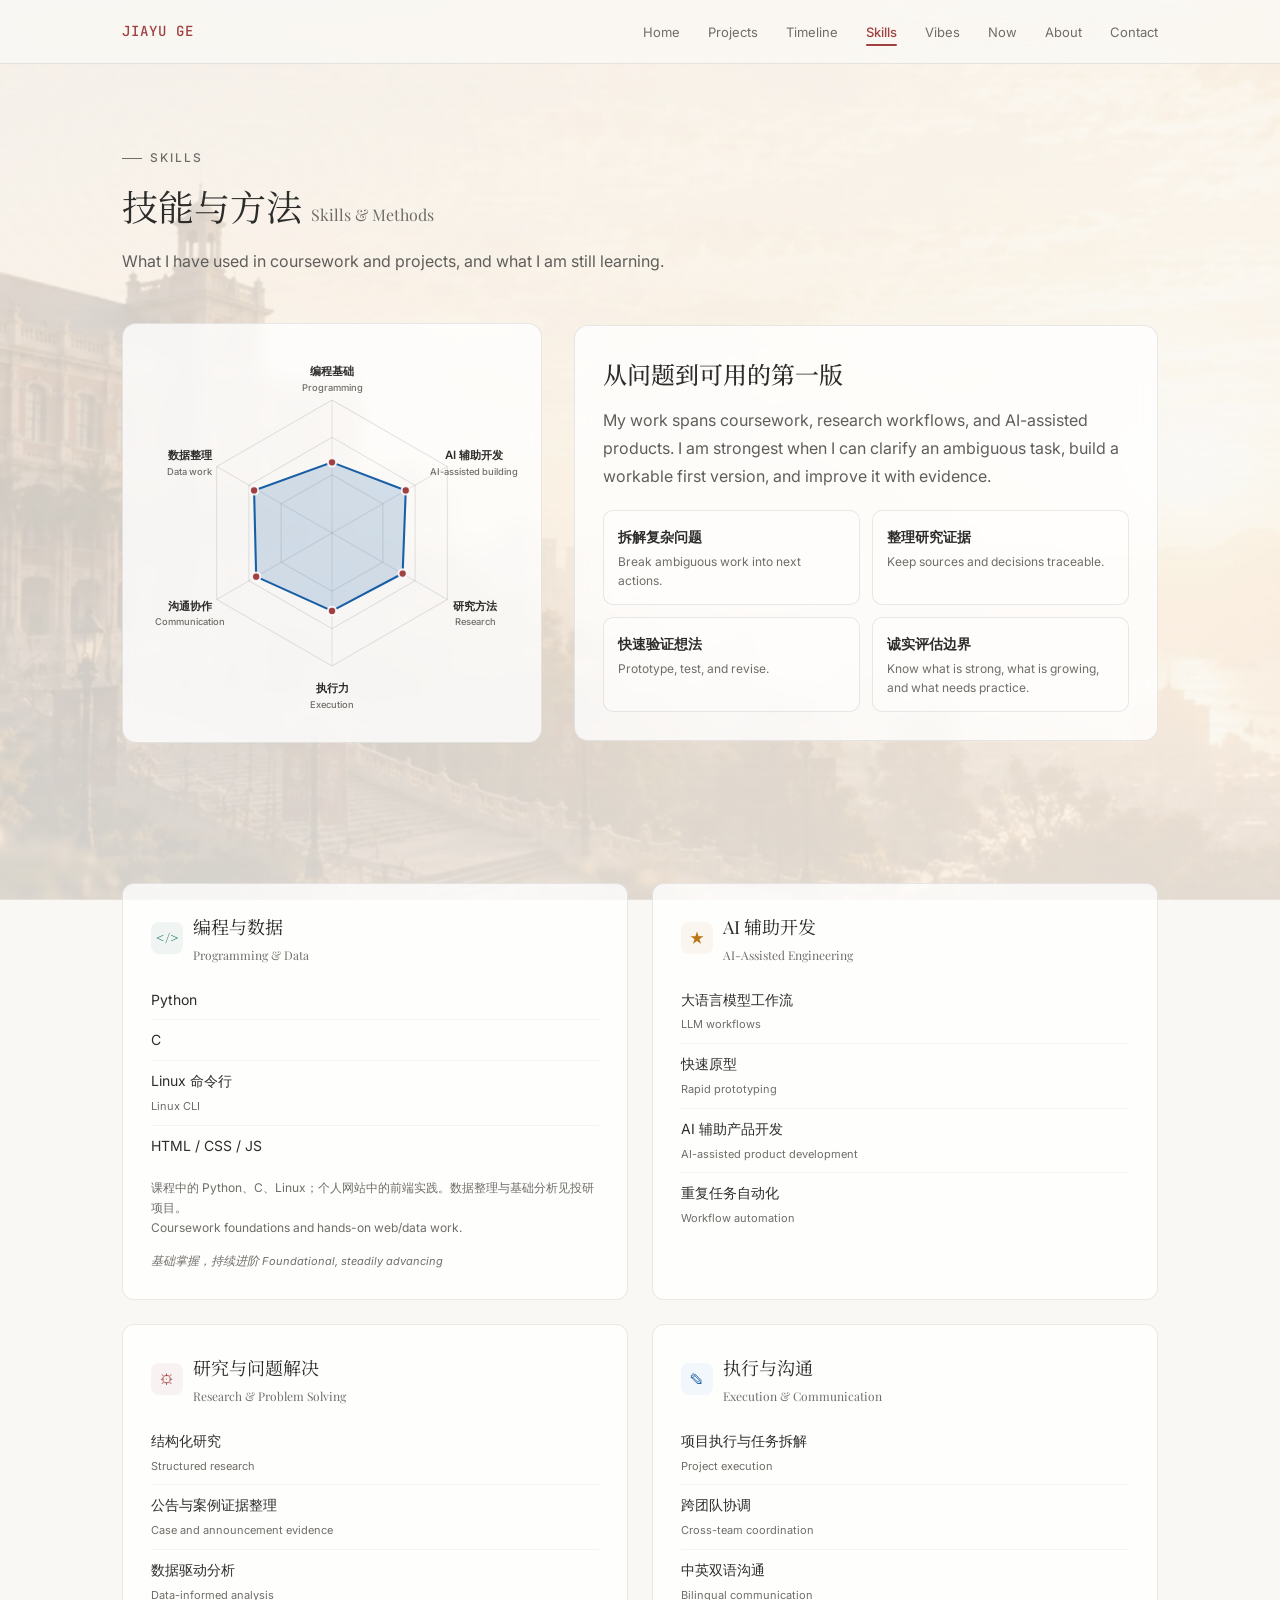
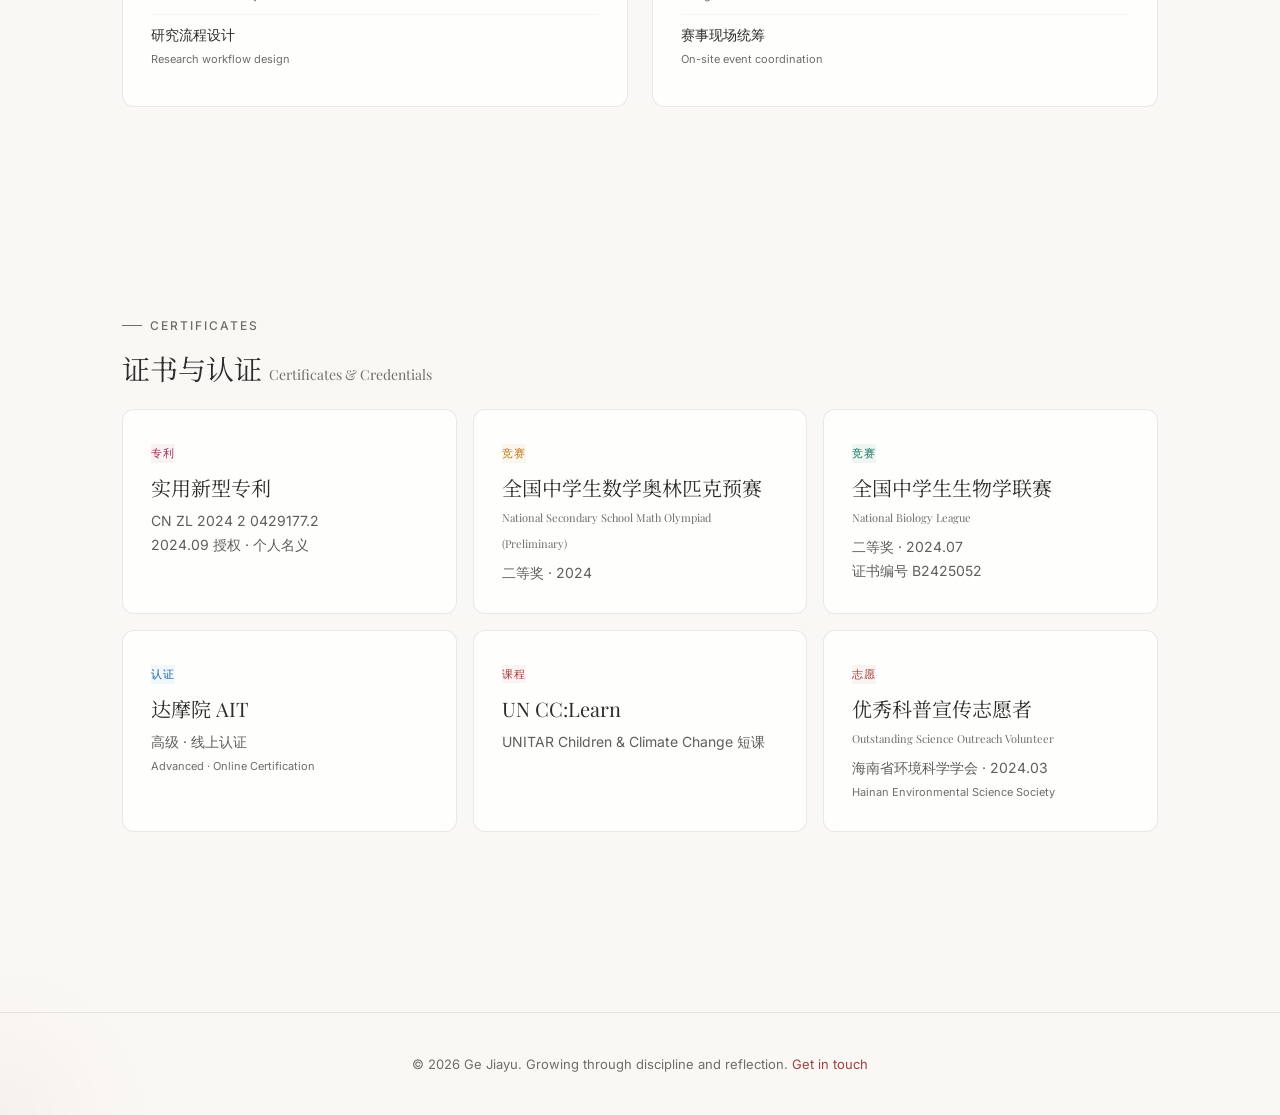
<file: skills.html>
<!DOCTYPE html>
<html lang="zh-CN">
<head>
  <meta charset="UTF-8">
  <meta name="viewport" content="width=device-width, initial-scale=1.0">
  <title>Skills — Ge Jiayu</title>
  <link rel="canonical" href="https://gejiayu.top/skills.html">
  <link rel="icon" type="image/svg+xml" href="assets/favicon.svg">
  <link rel="apple-touch-icon" href="assets/favicon.svg">
  <meta name="description" content="葛家羽的技能与方法：编程和数据基础、AI 辅助开发、结构化研究，以及项目执行与双语沟通。">
  <meta name="theme-color" content="#A04040">
  <meta property="og:type" content="website">
  <meta property="og:title" content="Skills — Ge Jiayu">
  <meta property="og:description" content="葛家羽（Ge Jiayu）的个人网站 — 香港大学 AI & Data Science 方向大二学生。记录我的成长、项目、技能与热爱：我先成为我自己。">
  <meta property="og:url" content="https://gejiayu.top/skills.html">
  <meta property="og:image" content="https://gejiayu.top/assets/hero-bg.webp">
  <meta name="twitter:card" content="summary_large_image">
  <meta name="twitter:title" content="Skills — Ge Jiayu">
  <meta name="twitter:description" content="葛家羽（Ge Jiayu）的个人网站 — 香港大学 AI & Data Science 方向大二学生。记录我的成长、项目、技能与热爱：我先成为我自己。">
  <meta name="twitter:image" content="https://gejiayu.top/assets/hero-bg.webp">

  <link rel="preconnect" href="https://fonts.googleapis.com">
  <link rel="preconnect" href="https://fonts.gstatic.com" crossorigin>
  <link href="https://fonts.googleapis.com/css2?family=Inter:wght@400;500&family=Playfair+Display:wght@400;500&family=Noto+Serif+SC:wght@400;500&family=JetBrains+Mono:wght@400;500&display=swap" rel="stylesheet">
  <link rel="stylesheet" href="css/style.css"><style>
    .skill-overview {
      display: grid;
      grid-template-columns: minmax(300px, 420px) minmax(0, 1fr);
      gap: 32px;
      align-items: center;
      margin-top: 8px;
    }

    .skill-radar-panel,
    .skill-principles {
      background: var(--bg-card);
      border: 0.5px solid var(--border);
      border-radius: 14px;
      backdrop-filter: blur(8px);
      -webkit-backdrop-filter: blur(8px);
    }

    .skill-radar-panel {
      padding: 22px;
    }

    .skill-radar {
      width: 100%;
      max-width: 380px;
      margin: 0 auto;
      display: block;
      overflow: visible;
    }

    .radar-grid {
      fill: none;
      stroke: rgba(44,44,42,0.12);
      stroke-width: 1;
    }

    .radar-axis {
      stroke: rgba(44,44,42,0.10);
      stroke-width: 1;
    }

    .radar-shape {
      fill: rgba(24,95,165,0.18);
      stroke: var(--accent);
      stroke-width: 2;
    }

    .radar-point {
      fill: var(--primary);
      stroke: rgba(255,255,255,0.86);
      stroke-width: 2;
    }

    .radar-label {
      font-family: var(--font-sans);
      font-size: 11px;
      font-weight: 600;
      fill: var(--text-primary);
    }

    .radar-label-muted {
      font-size: 9px;
      font-weight: 500;
      fill: var(--text-muted);
    }

    .skill-principles {
      padding: 28px;
    }

    .skill-principles-title {
      font-family: var(--font-display);
      font-size: 24px;
      font-weight: 500;
      margin-bottom: 12px;
      color: var(--text-primary);
    }

    .skill-principles-text {
      color: var(--text-secondary);
      line-height: 1.75;
      margin-bottom: 20px;
    }

    .skill-principle-list {
      display: grid;
      grid-template-columns: repeat(2, minmax(0, 1fr));
      gap: 12px;
    }

    .skill-principle {
      padding: 14px;
      border-radius: 10px;
      border: 0.5px solid var(--border);
      background: rgba(255,255,255,0.36);
    }

    .skill-principle strong {
      display: block;
      font-size: 14px;
      color: var(--text-primary);
      margin-bottom: 4px;
    }

    .skill-principle span {
      display: block;
      font-size: 12px;
      color: var(--text-muted);
      line-height: 1.55;
    }

    @media (max-width: 820px) {
      .skill-overview {
        grid-template-columns: 1fr;
      }

      .skill-radar {
        max-width: 340px;
      }
    }

    @media (max-width: 520px) {
      .skill-radar-panel,
      .skill-principles {
        padding: 18px;
      }

      .skill-principle-list {
        grid-template-columns: 1fr;
      }
    }
  </style></head>
<body>

<!-- Navigation -->
<nav class="nav">
  <div class="nav-inner">
    <a href="index.html" class="nav-logo">JIAYU GE</a>
    <ul class="nav-links">
      <li><a href="index.html">Home</a></li>
      <li><a href="projects.html">Projects</a></li>
      <li><a href="timeline.html">Timeline</a></li>
      <li><a href="skills.html">Skills</a></li>
      <li><a href="vibes.html">Vibes</a></li>
      <li><a href="now.html">Now</a></li>
      <li><a href="about.html">About</a></li>
      <li><a href="contact.html">Contact</a></li>
    </ul>
    <div class="nav-hamburger"><span></span><span></span><span></span></div>
  </div>
</nav>

<!-- Page Header -->
<section class="section" style="padding-top: 140px; padding-bottom: 40px;">
  <div class="container">
    <p class="section-label reveal">Skills</p>
    <h1 class="section-title reveal reveal-delay-1">技能与方法 <span style="font-weight:400;font-size:16px;color:var(--text-muted);">Skills &amp; Methods</span></h1>
    <p class="section-desc reveal reveal-delay-2">What I have used in coursework and projects, and what I am still learning.</p>
  </div>
</section>

<!-- Capability Overview -->
<section class="section" style="padding-top: 0;">
  <div class="container">
    <div class="skill-overview reveal">
      <div class="skill-radar-panel">
        <svg class="skill-radar" viewBox="0 0 360 360" role="img" aria-label="能力多边形">
          <polygon class="radar-grid" points="180,52 291,116 291,244 180,308 69,244 69,116"></polygon>
          <polygon class="radar-grid" points="180,88 260,134 260,226 180,272 100,226 100,134"></polygon>
          <polygon class="radar-grid" points="180,124 229,152 229,208 180,236 131,208 131,152"></polygon>
          <line class="radar-axis" x1="180" y1="180" x2="180" y2="52"></line>
          <line class="radar-axis" x1="180" y1="180" x2="291" y2="116"></line>
          <line class="radar-axis" x1="180" y1="180" x2="291" y2="244"></line>
          <line class="radar-axis" x1="180" y1="180" x2="180" y2="308"></line>
          <line class="radar-axis" x1="180" y1="180" x2="69" y2="244"></line>
          <line class="radar-axis" x1="180" y1="180" x2="69" y2="116"></line>
          <polygon class="radar-shape" points="180,112 251,139 248,219 180,255 107,222 105,139"></polygon>
          <circle class="radar-point" cx="180" cy="112" r="4"></circle>
          <circle class="radar-point" cx="251" cy="139" r="4"></circle>
          <circle class="radar-point" cx="248" cy="219" r="4"></circle>
          <circle class="radar-point" cx="180" cy="255" r="4"></circle>
          <circle class="radar-point" cx="107" cy="222" r="4"></circle>
          <circle class="radar-point" cx="105" cy="139" r="4"></circle>
          <text class="radar-label" x="180" y="28" text-anchor="middle">编程基础</text>
          <text class="radar-label-muted" x="180" y="43" text-anchor="middle">Programming</text>
          <text class="radar-label" x="317" y="109" text-anchor="middle">AI 辅助开发</text>
          <text class="radar-label-muted" x="317" y="124" text-anchor="middle">AI-assisted building</text>
          <text class="radar-label" x="318" y="254" text-anchor="middle">研究方法</text>
          <text class="radar-label-muted" x="318" y="269" text-anchor="middle">Research</text>
          <text class="radar-label" x="180" y="333" text-anchor="middle">执行力</text>
          <text class="radar-label-muted" x="180" y="348" text-anchor="middle">Execution</text>
          <text class="radar-label" x="43" y="254" text-anchor="middle">沟通协作</text>
          <text class="radar-label-muted" x="43" y="269" text-anchor="middle">Communication</text>
          <text class="radar-label" x="43" y="109" text-anchor="middle">数据整理</text>
          <text class="radar-label-muted" x="43" y="124" text-anchor="middle">Data work</text>
        </svg>
      </div>

      <div class="skill-principles">
        <div class="skill-principles-title">从问题到可用的第一版</div>
        <p class="skill-principles-text">My work spans coursework, research workflows, and AI-assisted products. I am strongest when I can clarify an ambiguous task, build a workable first version, and improve it with evidence.</p>
        <div class="skill-principle-list">
          <div class="skill-principle">
            <strong>拆解复杂问题</strong>
            <span>Break ambiguous work into next actions.</span>
          </div>
          <div class="skill-principle">
            <strong>整理研究证据</strong>
            <span>Keep sources and decisions traceable.</span>
          </div>
          <div class="skill-principle">
            <strong>快速验证想法</strong>
            <span>Prototype, test, and revise.</span>
          </div>
          <div class="skill-principle">
            <strong>诚实评估边界</strong>
            <span>Know what is strong, what is growing, and what needs practice.</span>
          </div>
        </div>
      </div>
    </div>
  </div>
</section>

<!-- Skills Grid -->
<section class="section" style="padding-top: 0;">
  <div class="container">
    <div class="skills-grid">

      <!-- 编程/技术 -->
      <div class="skill-category reveal reveal-delay-2">
        <div class="skill-cat-title">
          <div class="skill-cat-icon" style="background: var(--green-bg); color: var(--green);">&lt;/&gt;</div>
          <div class="skill-cat-label">编程与数据 <span style="font-weight:400;font-size:12px;color:var(--text-muted);">Programming &amp; Data</span></div>
        </div>
        <ul class="skill-list">
          <li>
            <span class="skill-name">Python</span>
          </li>
          <li>
            <span class="skill-name">C</span>
          </li>
          <li>
            <span class="skill-name">Linux 命令行<br><span style="font-size:11px;color:var(--text-muted);">Linux CLI</span></span>
          </li>
          <li>
            <span class="skill-name">HTML / CSS / JS</span>
          </li>
        </ul>
        <p style="font-size: 12px; color: var(--text-muted); margin-top: 12px;">课程中的 Python、C、Linux；个人网站中的前端实践。数据整理与基础分析见投研项目。<br>Coursework foundations and hands-on web/data work.</p>
        <p style="font-size: 12px; color: var(--text-muted); margin-top: 12px; font-style: italic;">基础掌握，持续进阶 <span style="font-size:11px;color:var(--text-muted);">Foundational, steadily advancing</span></p>
      </div>

      <!-- AI 应用 -->
      <div class="skill-category reveal">
        <div class="skill-cat-title">
          <div class="skill-cat-icon" style="background: var(--amber-bg); color: var(--amber);">&#9733;</div>
          <div class="skill-cat-label">AI 辅助开发 <span style="font-weight:400;font-size:12px;color:var(--text-muted);">AI-Assisted Engineering</span></div>
        </div>
        <ul class="skill-list">
          <li>
            <span class="skill-name">大语言模型工作流<br><span style="font-size:11px;color:var(--text-muted);">LLM workflows</span></span>
          </li>
          <li>
            <span class="skill-name">快速原型<br><span style="font-size:11px;color:var(--text-muted);">Rapid prototyping</span></span>
          </li>
          <li>
            <span class="skill-name">AI 辅助产品开发<br><span style="font-size:11px;color:var(--text-muted);">AI-assisted product development</span></span>
          </li>
          <li>
            <span class="skill-name">重复任务自动化<br><span style="font-size:11px;color:var(--text-muted);">Workflow automation</span></span>
          </li>
        </ul>
      </div>

      <!-- Research & problem solving -->
      <div class="skill-category reveal">
        <div class="skill-cat-title">
          <div class="skill-cat-icon" style="background: var(--primary-bg); color: var(--primary);">&#9881;</div>
          <div class="skill-cat-label">研究与问题解决 <span style="font-weight:400;font-size:12px;color:var(--text-muted);">Research &amp; Problem Solving</span></div>
        </div>
        <ul class="skill-list">
          <li>
            <span class="skill-name">结构化研究<br><span style="font-size:11px;color:var(--text-muted);">Structured research</span></span>
          </li>
          <li>
            <span class="skill-name">公告与案例证据整理<br><span style="font-size:11px;color:var(--text-muted);">Case and announcement evidence</span></span>
          </li>
          <li>
            <span class="skill-name">数据驱动分析<br><span style="font-size:11px;color:var(--text-muted);">Data-informed analysis</span></span>
          </li>
          <li>
            <span class="skill-name">研究流程设计<br><span style="font-size:11px;color:var(--text-muted);">Research workflow design</span></span>
          </li>
        </ul>
      </div>

      <!-- Execution & communication -->
      <div class="skill-category reveal reveal-delay-1">
        <div class="skill-cat-title">
          <div class="skill-cat-icon" style="background: var(--accent-bg); color: var(--accent);">&#9998;</div>
          <div class="skill-cat-label">执行与沟通 <span style="font-weight:400;font-size:12px;color:var(--text-muted);">Execution &amp; Communication</span></div>
        </div>
        <ul class="skill-list">
          <li>
            <span class="skill-name">项目执行与任务拆解<br><span style="font-size:11px;color:var(--text-muted);">Project execution</span></span>
          </li>
          <li>
            <span class="skill-name">跨团队协调<br><span style="font-size:11px;color:var(--text-muted);">Cross-team coordination</span></span>
          </li>
          <li>
            <span class="skill-name">中英双语沟通<br><span style="font-size:11px;color:var(--text-muted);">Bilingual communication</span></span>
          </li>
          <li>
            <span class="skill-name">赛事现场统筹<br><span style="font-size:11px;color:var(--text-muted);">On-site event coordination</span></span>
          </li>
        </ul>
      </div>

    </div>
  </div>
</section>

<!-- Certificates Section -->
<section class="section">
  <div class="container">
    <p class="section-label reveal">Certificates</p>
    <h2 class="section-title reveal reveal-delay-1" style="font-size: 28px;">证书与认证 <span style="font-weight:400;font-size:14px;color:var(--text-muted);">Certificates & Credentials</span></h2>
    <div style="display: grid; grid-template-columns: repeat(auto-fill, minmax(260px, 1fr)); gap: 16px; margin-top: 24px;">
      <div class="card reveal">
        <div class="card-label tag-pink">专利</div>
        <div class="card-title">实用新型专利</div>
        <div class="card-text">CN ZL 2024 2 0429177.2<br>2024.09 授权 · 个人名义</div>
      </div>
      <div class="card reveal reveal-delay-1">
        <div class="card-label tag-amber">竞赛</div>
        <div class="card-title">全国中学生数学奥林匹克预赛<br><span style="font-size:11px;color:var(--text-muted);">National Secondary School Math Olympiad (Preliminary)</span></div>
        <div class="card-text">二等奖 · 2024</div>
      </div>
      <div class="card reveal reveal-delay-2">
        <div class="card-label tag-green">竞赛</div>
        <div class="card-title">全国中学生生物学联赛<br><span style="font-size:11px;color:var(--text-muted);">National Biology League</span></div>
        <div class="card-text">二等奖 · 2024.07<br>证书编号 B2425052</div>
      </div>
      <div class="card reveal reveal-delay-3">
        <div class="card-label tag-accent">认证</div>
        <div class="card-title">达摩院 AIT</div>
        <div class="card-text">高级 · 线上认证<br><span style="font-size:11px;color:var(--text-muted);">Advanced · Online Certification</span></div>
      </div>
      <div class="card reveal reveal-delay-3">
        <div class="card-label tag-primary">课程</div>
        <div class="card-title">UN CC:Learn</div>
        <div class="card-text">UNITAR Children & Climate Change 短课</div>
      </div>
      <div class="card reveal reveal-delay-3">
        <div class="card-label tag-primary">志愿</div>
        <div class="card-title">优秀科普宣传志愿者<br><span style="font-size:11px;color:var(--text-muted);">Outstanding Science Outreach Volunteer</span></div>
        <div class="card-text">海南省环境科学学会 · 2024.03<br><span style="font-size:11px;color:var(--text-muted);">Hainan Environmental Science Society</span></div>
      </div>
    </div>
  </div>
</section>

<!-- Footer -->
<footer class="footer">
  <div class="container">
    <p class="footer-text">&copy; 2026 Ge Jiayu. Growing through discipline and reflection. <a href="contact.html">Get in touch</a></p>
  </div>
</footer>

<script src="js/main.js"></script>
</body>
</html>
</file>
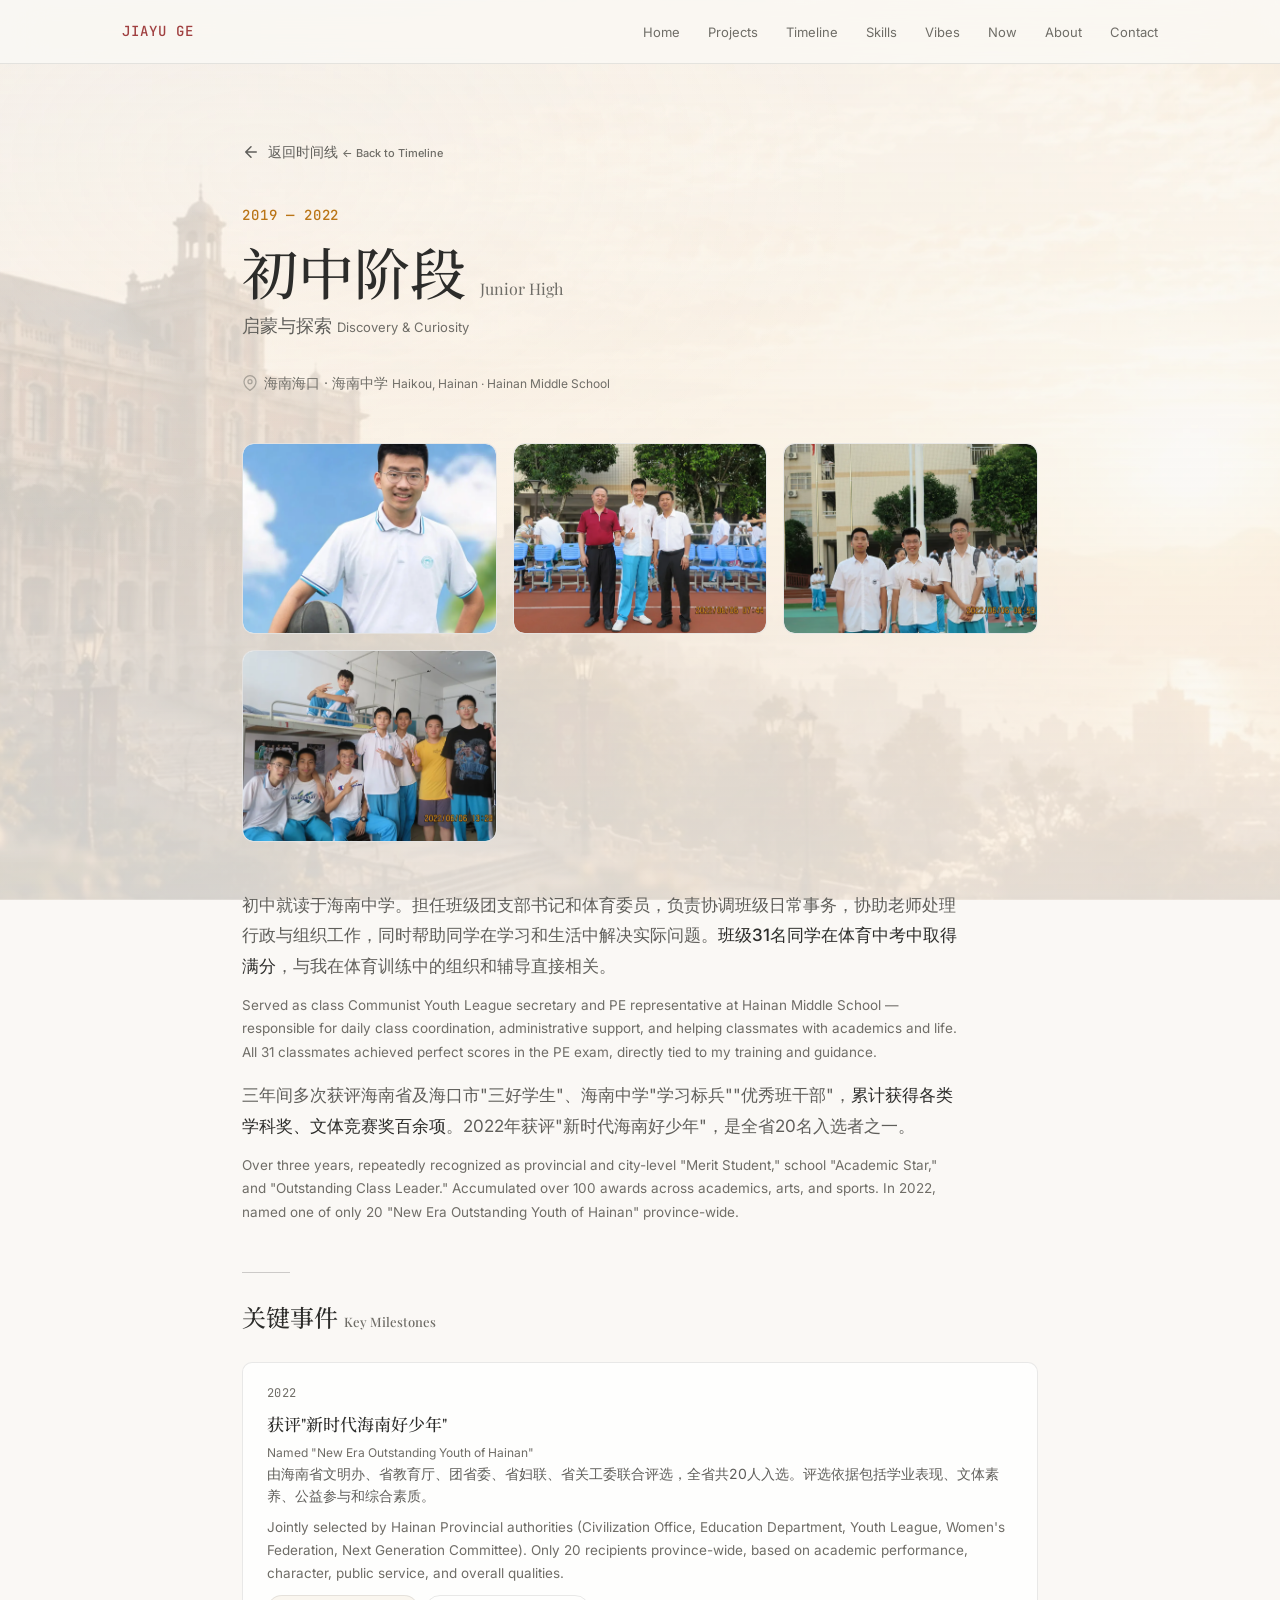
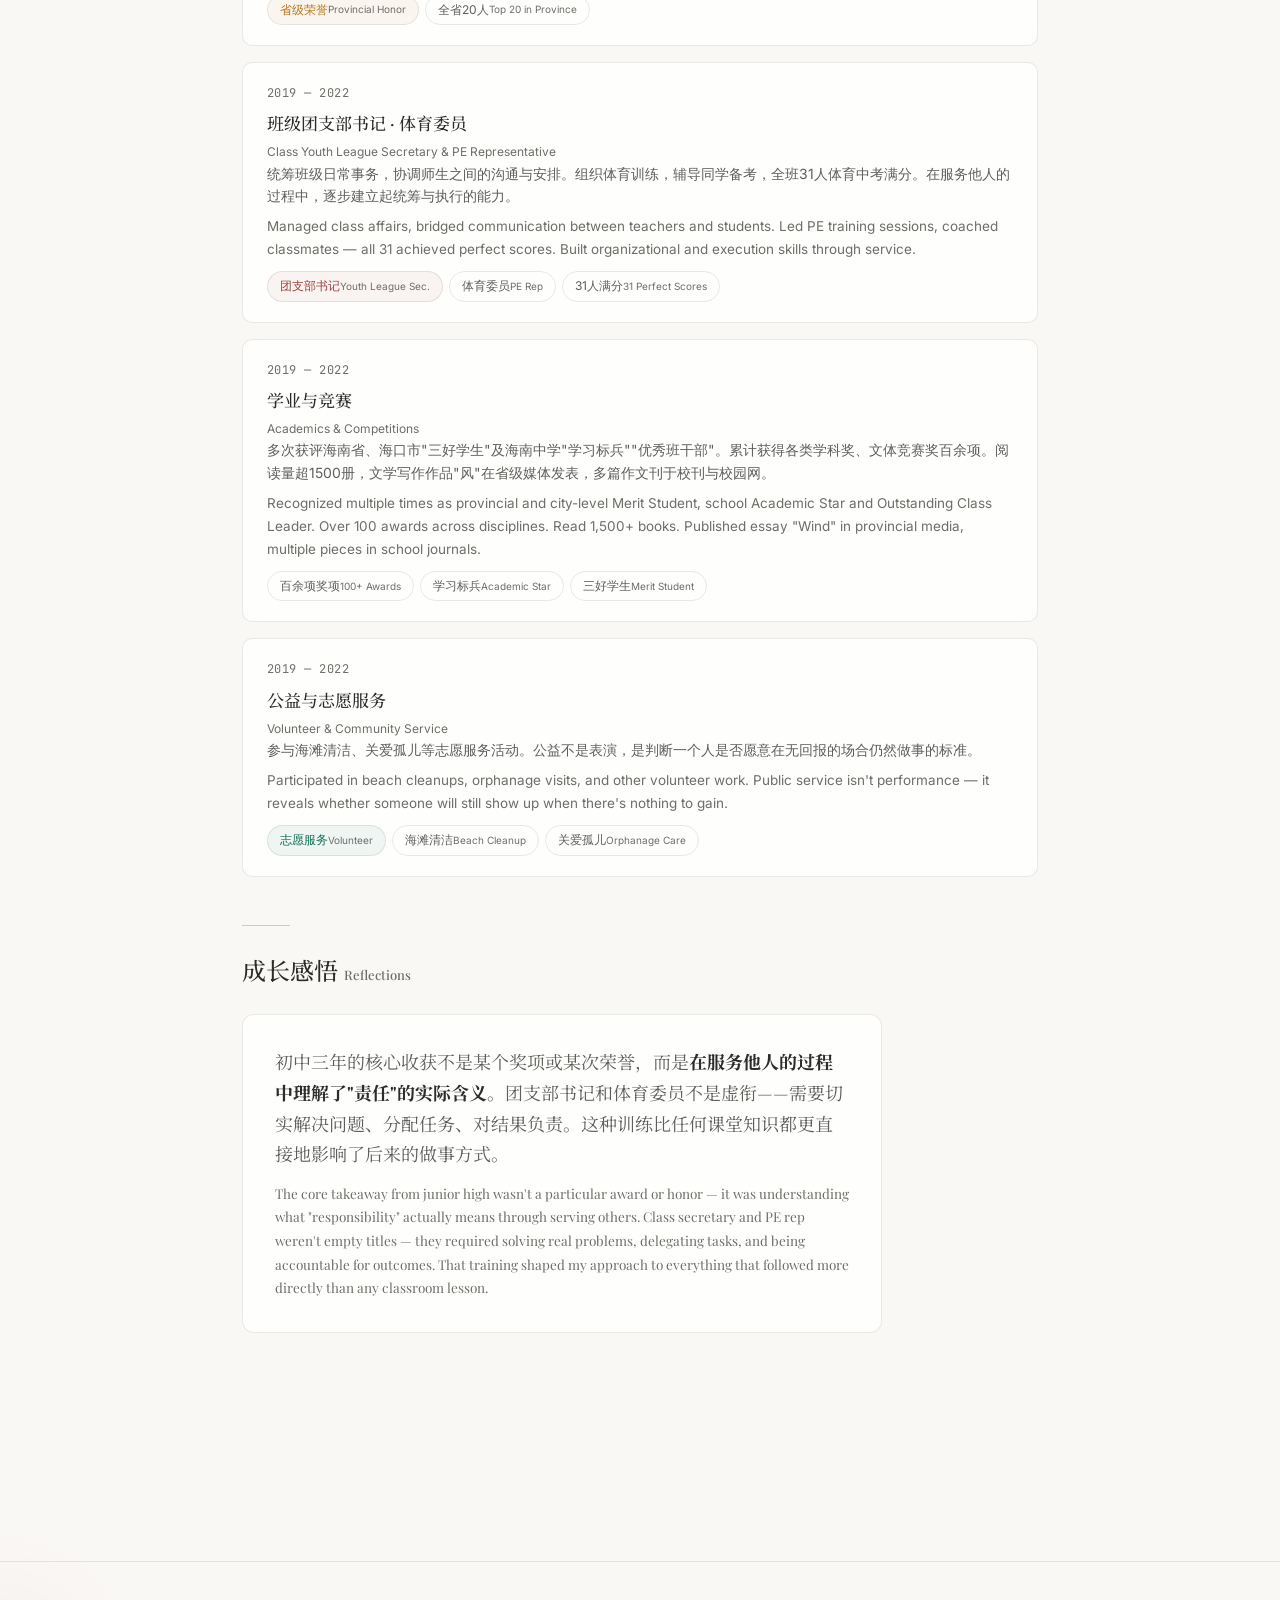
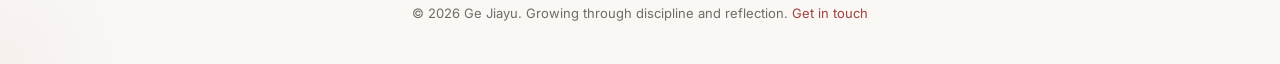
<file: timeline-junior.html>
<!DOCTYPE html>
<html lang="zh-CN">
<head>
  <meta charset="UTF-8">
  <meta name="viewport" content="width=device-width, initial-scale=1.0">
  <title>初中阶段 — Ge Jiayu</title>
  <link rel="canonical" href="https://gejiayu.top/timeline-junior.html">
  <link rel="icon" type="image/svg+xml" href="assets/favicon.svg">
  <link rel="apple-touch-icon" href="assets/favicon.svg">
  <meta name="description" content="葛家羽（Ge Jiayu）的个人网站 — 香港大学 AI & Data Science 方向大二学生。记录我的成长、项目、技能与热爱：我先成为我自己。">
  <meta name="theme-color" content="#A04040">
  <meta property="og:type" content="website">
  <meta property="og:title" content="初中阶段 — Ge Jiayu">
  <meta property="og:description" content="葛家羽（Ge Jiayu）的个人网站 — 香港大学 AI & Data Science 方向大二学生。记录我的成长、项目、技能与热爱：我先成为我自己。">
  <meta property="og:url" content="https://gejiayu.top/timeline-junior.html">
  <meta property="og:image" content="https://gejiayu.top/assets/hero-bg.webp">
  <meta name="twitter:card" content="summary_large_image">
  <meta name="twitter:title" content="初中阶段 — Ge Jiayu">
  <meta name="twitter:description" content="葛家羽（Ge Jiayu）的个人网站 — 香港大学 AI & Data Science 方向大二学生。记录我的成长、项目、技能与热爱：我先成为我自己。">
  <meta name="twitter:image" content="https://gejiayu.top/assets/hero-bg.webp">

  <link rel="preconnect" href="https://fonts.googleapis.com">
  <link rel="preconnect" href="https://fonts.gstatic.com" crossorigin>
  <link href="https://fonts.googleapis.com/css2?family=Inter:wght@400;500&family=Playfair+Display:wght@400;500&family=Noto+Serif+SC:wght@400;500&family=JetBrains+Mono:wght@400;500&display=swap" rel="stylesheet">
  <link rel="stylesheet" href="css/style.css"></head>
<body>

<!-- Navigation -->
<nav class="nav">
  <div class="nav-inner">
    <a href="index.html" class="nav-logo">JIAYU GE</a>
    <ul class="nav-links">
      <li><a href="index.html">Home</a></li>
      <li><a href="projects.html">Projects</a></li>
      <li><a href="timeline.html">Timeline</a></li>
      <li><a href="skills.html">Skills</a></li>
      <li><a href="vibes.html">Vibes</a></li>
      <li><a href="now.html">Now</a></li>
      <li><a href="about.html">About</a></li>
      <li><a href="contact.html">Contact</a></li>
    </ul>
    <div class="nav-hamburger"><span></span><span></span><span></span></div>
  </div>
</nav>

<!-- Content -->
<section class="section" style="padding-top: 140px;">
  <div class="container" style="max-width: 860px;">

    <!-- Back button -->
    <a href="timeline.html" class="detail-back reveal">
      <svg viewBox="0 0 24 24" fill="none" stroke="currentColor" stroke-width="2" stroke-linecap="round" stroke-linejoin="round"><path d="M19 12H5M12 19l-7-7 7-7"/></svg>
      <span>返回时间线 <span style="font-size:11px;color:var(--text-muted);">← Back to Timeline</span></span>
    </a>

    <!-- Header -->
    <div class="detail-period reveal" style="color: var(--amber);">2019 — 2022</div>
    <h1 class="detail-title reveal reveal-delay-1">初中阶段 <span style="font-weight:400;font-size:16px;color:var(--text-muted);">Junior High</span></h1>
    <div class="detail-subtitle reveal reveal-delay-2">启蒙与探索 <span style="font-size:13px;color:var(--text-muted);">Discovery &amp; Curiosity</span></div>
    <div class="detail-location reveal reveal-delay-2">
      <svg viewBox="0 0 24 24" fill="none" stroke="currentColor" stroke-width="2" stroke-linecap="round" stroke-linejoin="round"><path d="M21 10c0 7-9 13-9 13s-9-6-9-13a9 9 0 0 1 18 0z"/><circle cx="12" cy="10" r="3"/></svg>
      <span>海南海口 · 海南中学 <span style="font-size:12px;color:var(--text-muted);">Haikou, Hainan · Hainan Middle School</span></span>
    </div>

    <!-- Photo Gallery -->
    <div class="detail-photos reveal reveal-delay-3">
      <div class="detail-photo-card">
        <img decoding="async" src="assets/junior-1.webp" alt="新时代海南好少年" width="1080" height="1709" style="width:100%;height:100%;object-fit:cover;object-position:50% 20%;display:block;border-radius:10px;" loading="lazy">
      </div>
      <div class="detail-photo-card">
        <img decoding="async" src="assets/junior-2.webp" alt="初中照片" width="1200" height="800" style="width:100%;height:100%;object-fit:cover;display:block;border-radius:10px;" loading="lazy">
      </div>
      <div class="detail-photo-card">
        <img decoding="async" src="assets/junior-3.webp" alt="初中照片" width="1200" height="800" style="width:100%;height:100%;object-fit:cover;display:block;border-radius:10px;" loading="lazy">
      </div>
      <div class="detail-photo-card">
        <img decoding="async" src="assets/junior-4.webp" alt="初中照片" width="1200" height="800" style="width:100%;height:100%;object-fit:cover;display:block;border-radius:10px;" loading="lazy">
      </div>
    </div>

    <!-- Narrative -->
    <div class="detail-narrative reveal">
      <p>初中就读于海南中学。担任班级团支部书记和体育委员，负责协调班级日常事务，协助老师处理行政与组织工作，同时帮助同学在学习和生活中解决实际问题。<strong>班级31名同学在体育中考中取得满分</strong>，与我在体育训练中的组织和辅导直接相关。</p>
      <p style="margin-top:12px;font-size:13.5px;color:var(--text-muted);line-height:1.75;">Served as class Communist Youth League secretary and PE representative at Hainan Middle School — responsible for daily class coordination, administrative support, and helping classmates with academics and life. All 31 classmates achieved perfect scores in the PE exam, directly tied to my training and guidance.</p>
      <p style="margin-top: 16px;">三年间多次获评海南省及海口市"三好学生"、海南中学"学习标兵""优秀班干部"，<strong>累计获得各类学科奖、文体竞赛奖百余项</strong>。2022年获评"新时代海南好少年"，是全省20名入选者之一。</p>
      <p style="margin-top:12px;font-size:13.5px;color:var(--text-muted);line-height:1.75;">Over three years, repeatedly recognized as provincial and city-level "Merit Student," school "Academic Star," and "Outstanding Class Leader." Accumulated over 100 awards across academics, arts, and sports. In 2022, named one of only 20 "New Era Outstanding Youth of Hainan" province-wide.</p>
    </div>

    <!-- Key Events -->
    <div class="detail-separator reveal"></div>
    <h2 class="detail-section-title reveal">关键事件 <span style="font-size:13px;color:var(--text-muted);">Key Milestones</span></h2>
    <div class="detail-events">

      <div class="detail-event reveal">
        <div class="detail-event-date">2022</div>
        <div class="detail-event-title">获评"新时代海南好少年"</div>
        <div class="detail-event-subtitle" style="font-size:12px;color:var(--text-muted);margin-top:4px;">Named "New Era Outstanding Youth of Hainan"</div>
        <div class="detail-event-desc">由海南省文明办、省教育厅、团省委、省妇联、省关工委联合评选，全省共20人入选。评选依据包括学业表现、文体素养、公益参与和综合素质。</div>
        <div class="detail-event-desc" style="margin-top:8px;font-size:13.5px;color:var(--text-muted);line-height:1.7;">Jointly selected by Hainan Provincial authorities (Civilization Office, Education Department, Youth League, Women's Federation, Next Generation Committee). Only 20 recipients province-wide, based on academic performance, character, public service, and overall qualities.</div>
        <div class="detail-event-tags">
          <span class="tag" style="background: var(--amber-bg); color: var(--amber);">省级荣誉 <span style="font-size:10px;color:var(--text-muted);">Provincial Honor</span></span>
          <span class="tag">全省20人 <span style="font-size:10px;color:var(--text-muted);">Top 20 in Province</span></span>
        </div>
      </div>

      <div class="detail-event reveal">
        <div class="detail-event-date">2019 — 2022</div>
        <div class="detail-event-title">班级团支部书记 · 体育委员</div>
        <div class="detail-event-subtitle" style="font-size:12px;color:var(--text-muted);margin-top:4px;">Class Youth League Secretary &amp; PE Representative</div>
        <div class="detail-event-desc">统筹班级日常事务，协调师生之间的沟通与安排。组织体育训练，辅导同学备考，全班31人体育中考满分。在服务他人的过程中，逐步建立起统筹与执行的能力。</div>
        <div class="detail-event-desc" style="margin-top:8px;font-size:13.5px;color:var(--text-muted);line-height:1.7;">Managed class affairs, bridged communication between teachers and students. Led PE training sessions, coached classmates — all 31 achieved perfect scores. Built organizational and execution skills through service.</div>
        <div class="detail-event-tags">
          <span class="tag" style="background: var(--primary-bg); color: var(--primary);">团支部书记 <span style="font-size:10px;color:var(--text-muted);">Youth League Sec.</span></span>
          <span class="tag">体育委员 <span style="font-size:10px;color:var(--text-muted);">PE Rep</span></span>
          <span class="tag">31人满分 <span style="font-size:10px;color:var(--text-muted);">31 Perfect Scores</span></span>
        </div>
      </div>

      <div class="detail-event reveal">
        <div class="detail-event-date">2019 — 2022</div>
        <div class="detail-event-title">学业与竞赛</div>
        <div class="detail-event-subtitle" style="font-size:12px;color:var(--text-muted);margin-top:4px;">Academics &amp; Competitions</div>
        <div class="detail-event-desc">多次获评海南省、海口市"三好学生"及海南中学"学习标兵""优秀班干部"。累计获得各类学科奖、文体竞赛奖百余项。阅读量超1500册，文学写作作品"风"在省级媒体发表，多篇作文刊于校刊与校园网。</div>
        <div class="detail-event-desc" style="margin-top:8px;font-size:13.5px;color:var(--text-muted);line-height:1.7;">Recognized multiple times as provincial and city-level Merit Student, school Academic Star and Outstanding Class Leader. Over 100 awards across disciplines. Read 1,500+ books. Published essay "Wind" in provincial media, multiple pieces in school journals.</div>
        <div class="detail-event-tags">
          <span class="tag">百余项奖项 <span style="font-size:10px;color:var(--text-muted);">100+ Awards</span></span>
          <span class="tag">学习标兵 <span style="font-size:10px;color:var(--text-muted);">Academic Star</span></span>
          <span class="tag">三好学生 <span style="font-size:10px;color:var(--text-muted);">Merit Student</span></span>
        </div>
      </div>

      <div class="detail-event reveal">
        <div class="detail-event-date">2019 — 2022</div>
        <div class="detail-event-title">公益与志愿服务</div>
        <div class="detail-event-subtitle" style="font-size:12px;color:var(--text-muted);margin-top:4px;">Volunteer &amp; Community Service</div>
        <div class="detail-event-desc">参与海滩清洁、关爱孤儿等志愿服务活动。公益不是表演，是判断一个人是否愿意在无回报的场合仍然做事的标准。</div>
        <div class="detail-event-desc" style="margin-top:8px;font-size:13.5px;color:var(--text-muted);line-height:1.7;">Participated in beach cleanups, orphanage visits, and other volunteer work. Public service isn't performance — it reveals whether someone will still show up when there's nothing to gain.</div>
        <div class="detail-event-tags">
          <span class="tag" style="background: var(--green-bg); color: var(--green);">志愿服务 <span style="font-size:10px;color:var(--text-muted);">Volunteer</span></span>
          <span class="tag">海滩清洁 <span style="font-size:10px;color:var(--text-muted);">Beach Cleanup</span></span>
          <span class="tag">关爱孤儿 <span style="font-size:10px;color:var(--text-muted);">Orphanage Care</span></span>
        </div>
      </div>

    </div>

    <!-- Reflection -->
    <div class="detail-separator reveal"></div>
    <h2 class="detail-section-title reveal">成长感悟 <span style="font-size:13px;color:var(--text-muted);">Reflections</span></h2>
    <div class="detail-reflection reveal">
      <p>初中三年的核心收获不是某个奖项或某次荣誉，而是<strong>在服务他人的过程中理解了"责任"的实际含义</strong>。团支部书记和体育委员不是虚衔——需要切实解决问题、分配任务、对结果负责。这种训练比任何课堂知识都更直接地影响了后来的做事方式。</p>
      <p style="margin-top:12px;font-size:13.5px;color:var(--text-muted);line-height:1.75;">The core takeaway from junior high wasn't a particular award or honor — it was understanding what "responsibility" actually means through serving others. Class secretary and PE rep weren't empty titles — they required solving real problems, delegating tasks, and being accountable for outcomes. That training shaped my approach to everything that followed more directly than any classroom lesson.</p>
    </div>

  </div>
</section>

<!-- Footer -->
<footer class="footer">
  <div class="container">
    <p class="footer-text">&copy; 2026 Ge Jiayu. Growing through discipline and reflection. <a href="contact.html">Get in touch</a></p>
  </div>
</footer>

<script src="js/main.js"></script>
</body>
</html>
</file>
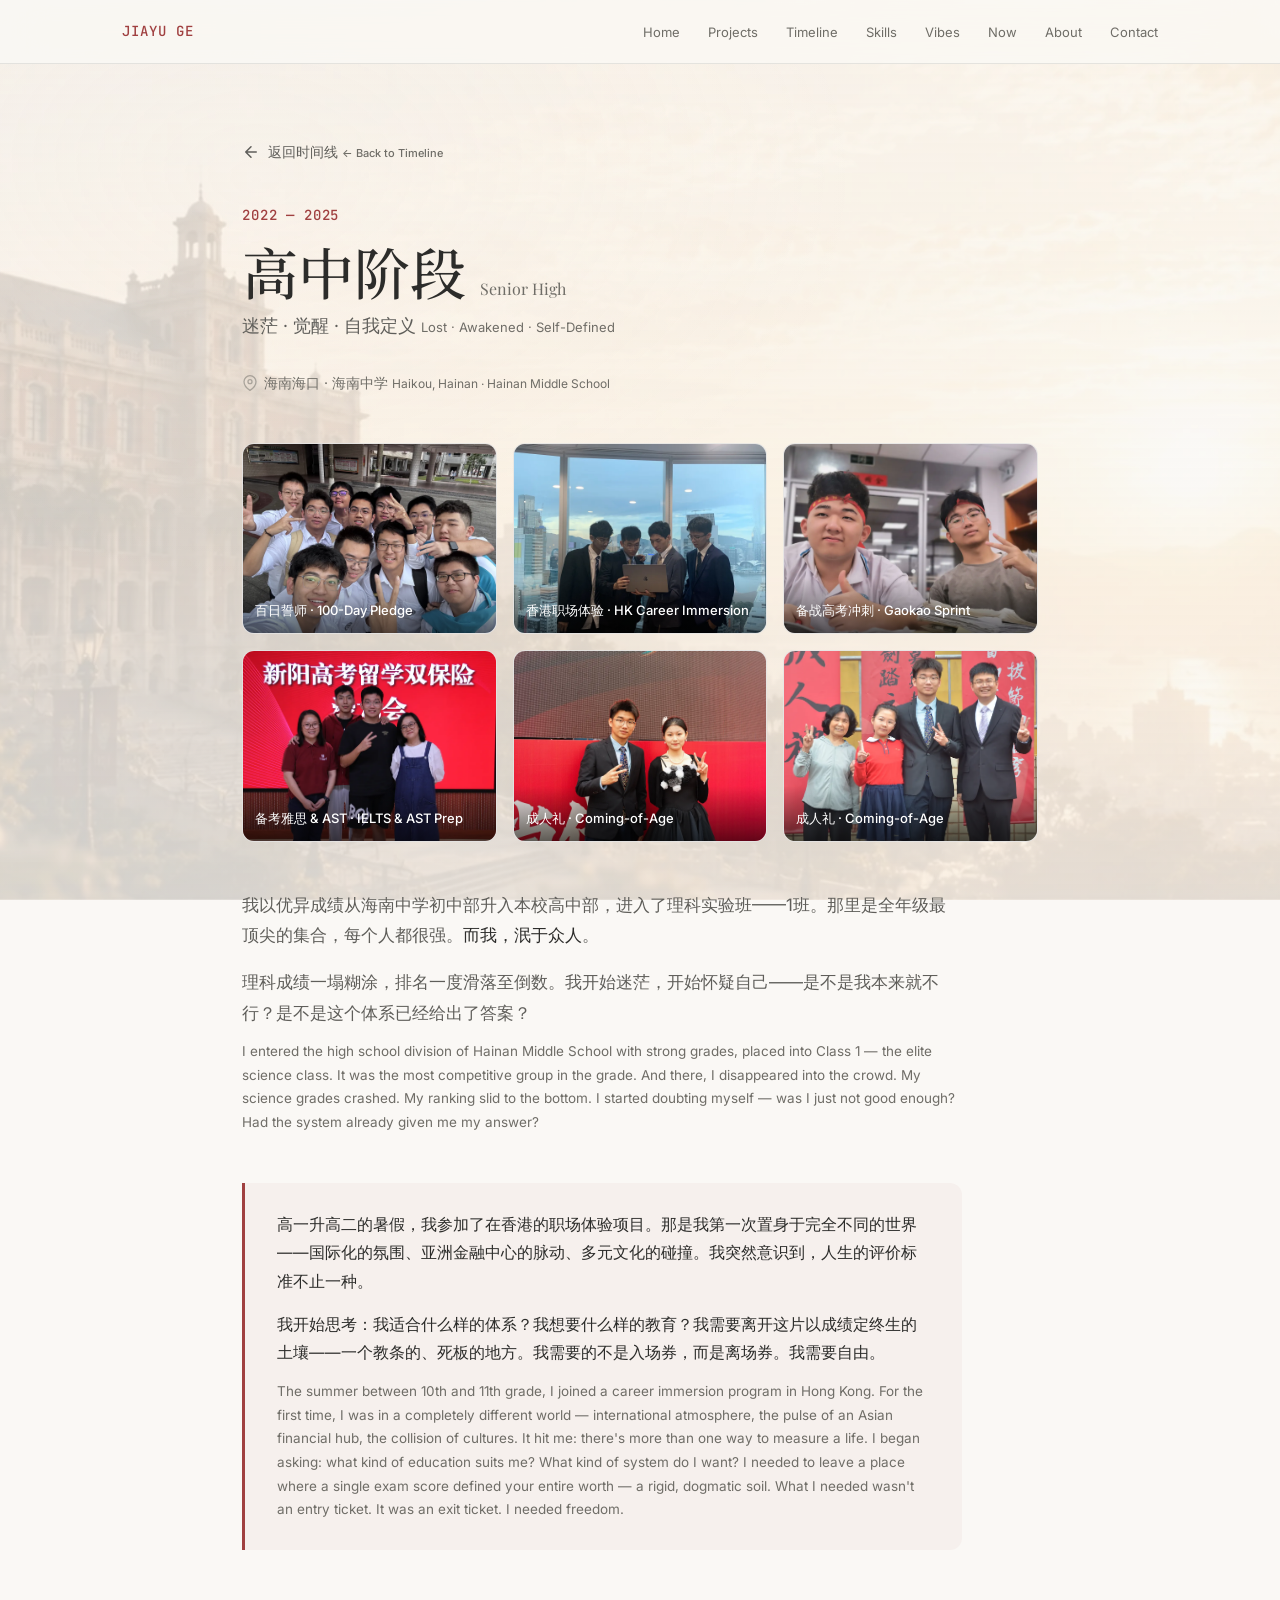
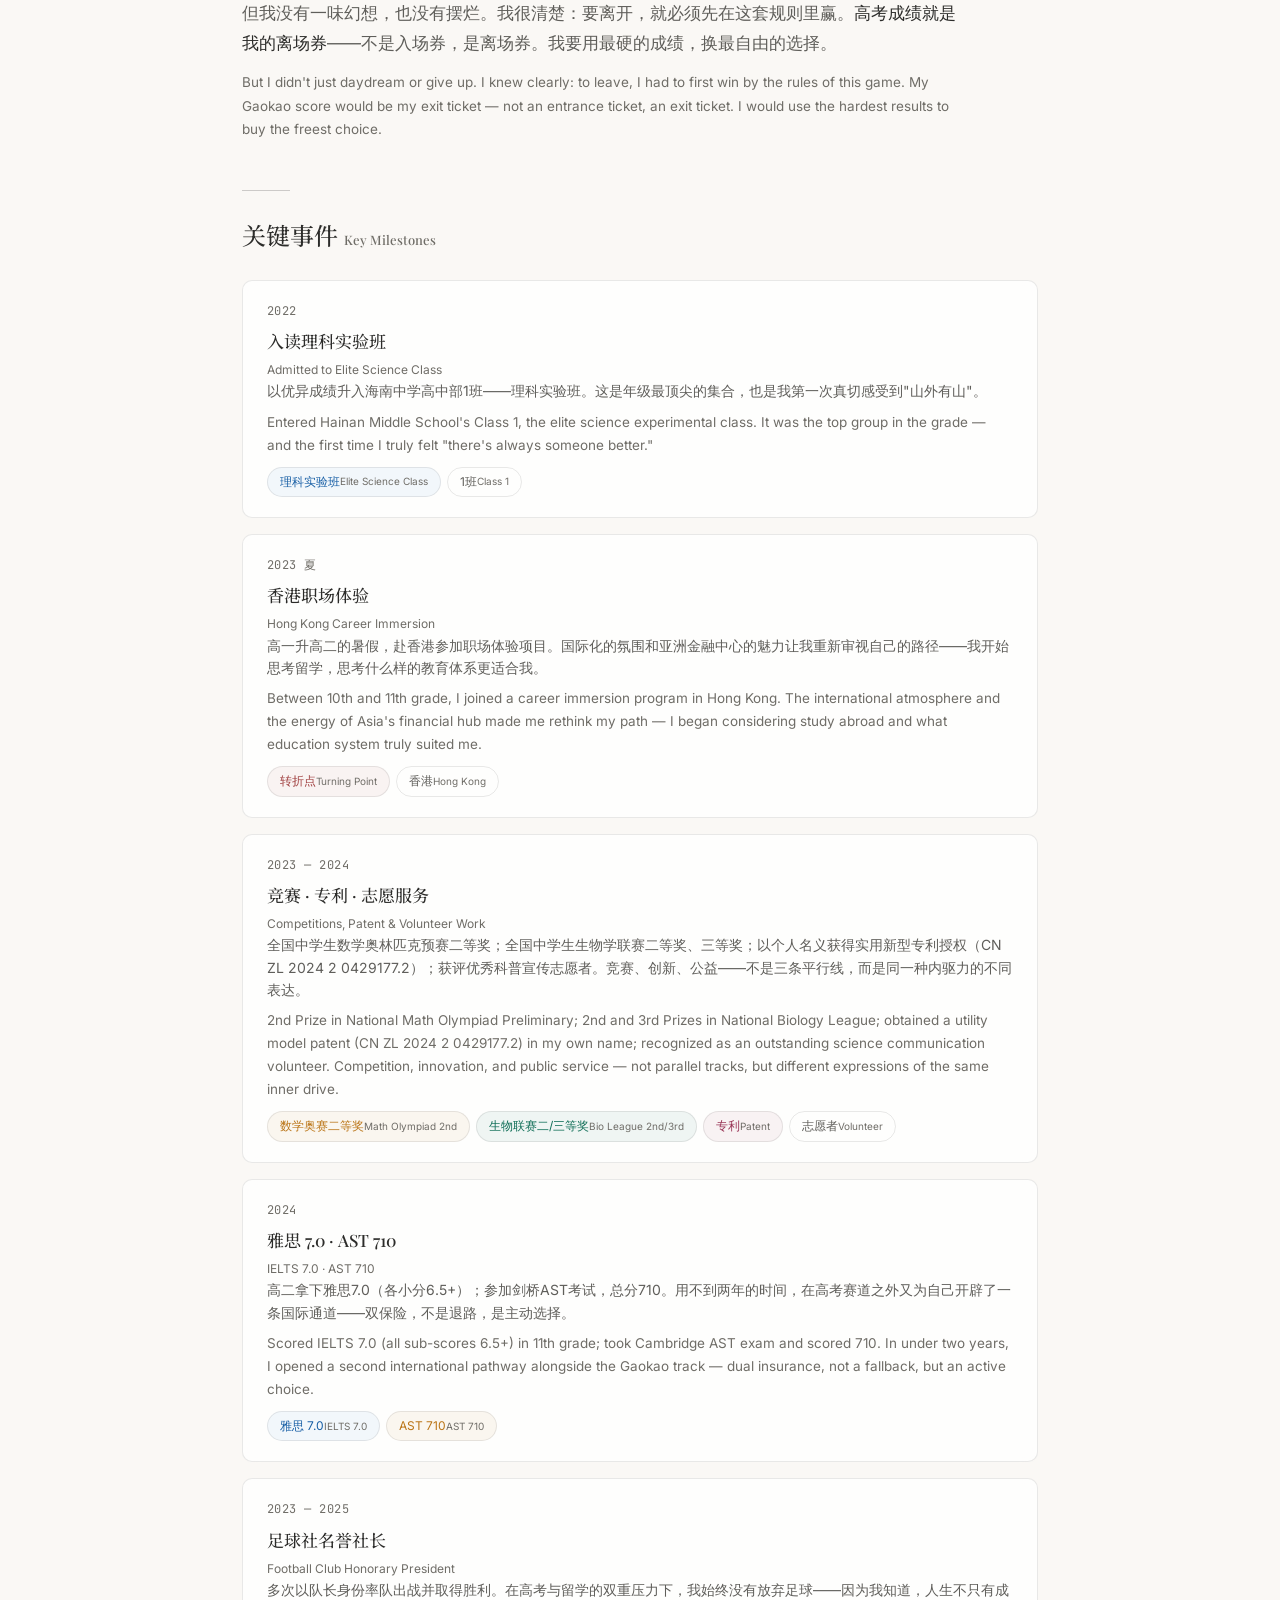
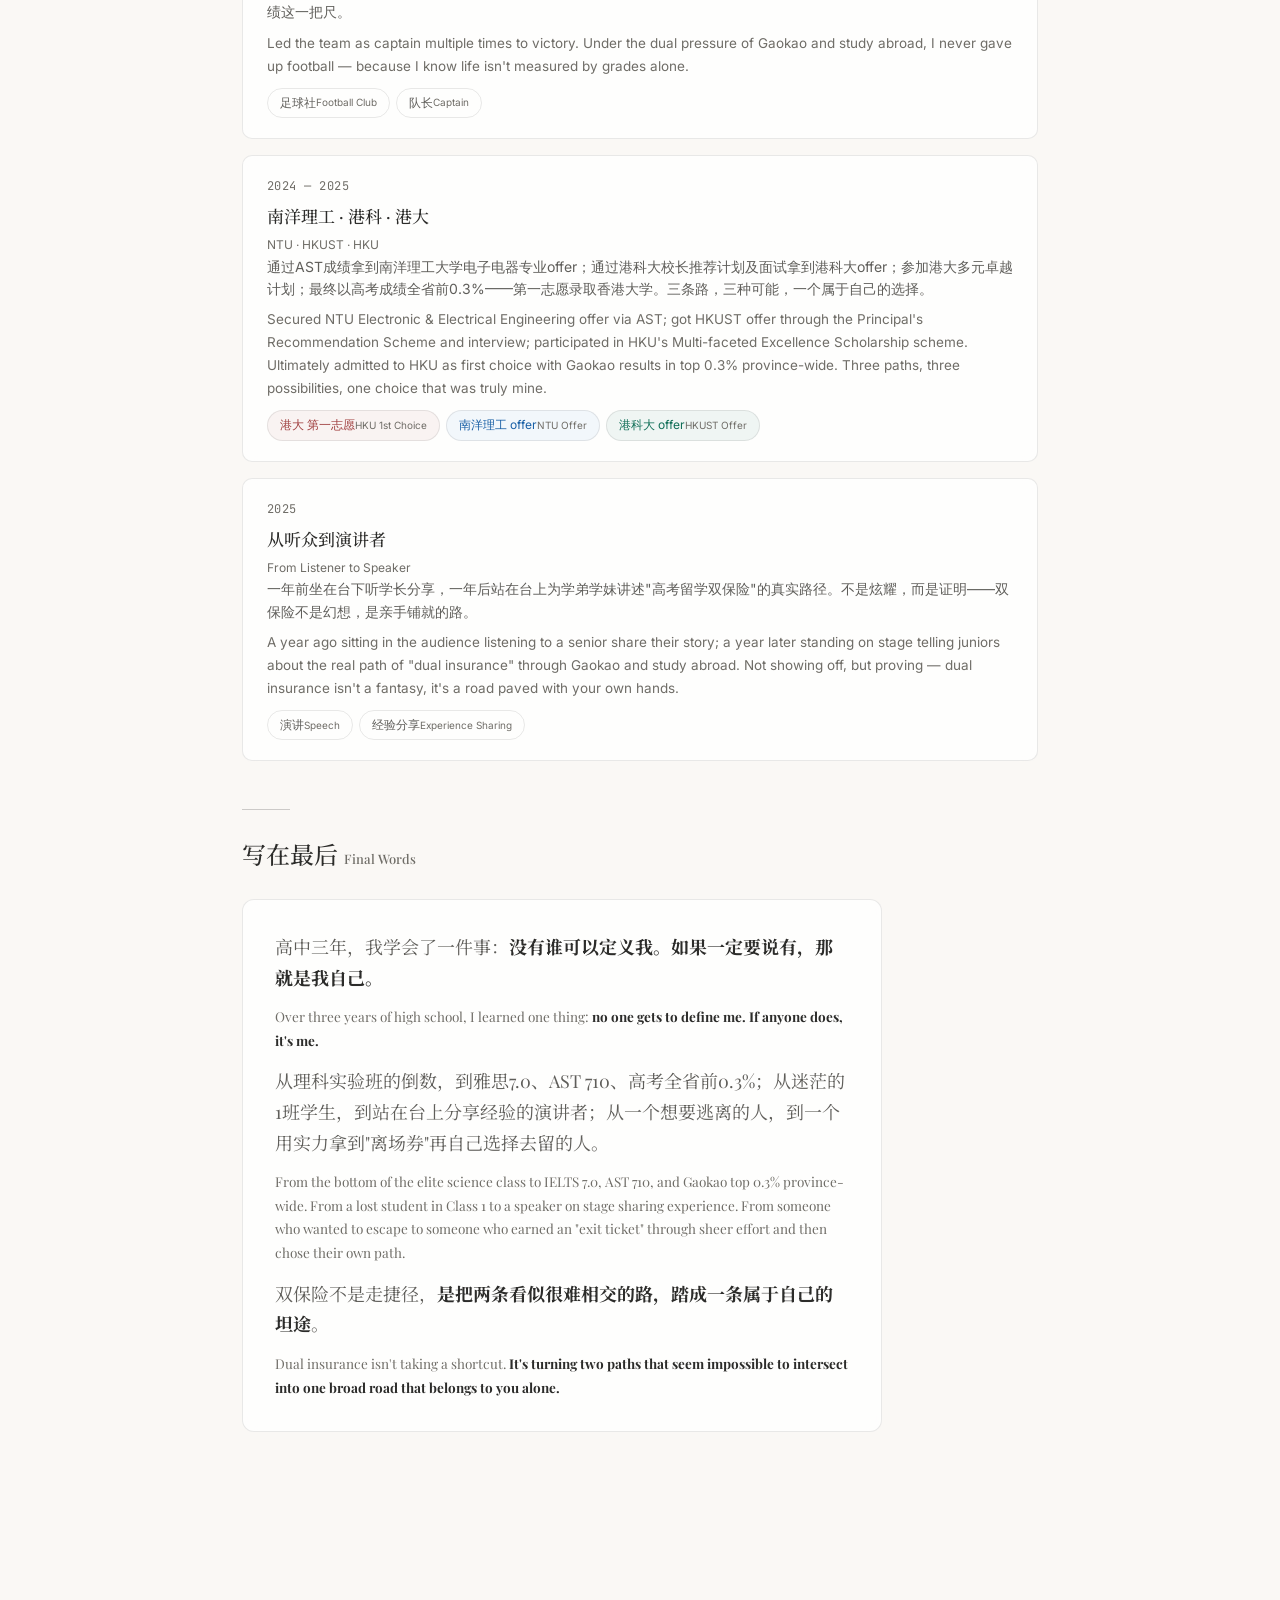
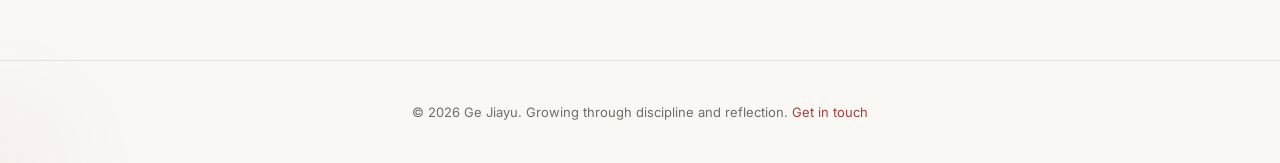
<file: timeline-senior.html>
<!DOCTYPE html>
<html lang="zh-CN">
<head>
  <meta charset="UTF-8">
  <meta name="viewport" content="width=device-width, initial-scale=1.0">
  <title>高中阶段 — Ge Jiayu</title>
  <link rel="canonical" href="https://gejiayu.top/timeline-senior.html">
  <link rel="icon" type="image/svg+xml" href="assets/favicon.svg">
  <link rel="apple-touch-icon" href="assets/favicon.svg">
  <meta name="description" content="葛家羽（Ge Jiayu）的个人网站 — 香港大学 AI & Data Science 方向大二学生。记录我的成长、项目、技能与热爱：我先成为我自己。">
  <meta name="theme-color" content="#A04040">
  <meta property="og:type" content="website">
  <meta property="og:title" content="高中阶段 — Ge Jiayu">
  <meta property="og:description" content="葛家羽（Ge Jiayu）的个人网站 — 香港大学 AI & Data Science 方向大二学生。记录我的成长、项目、技能与热爱：我先成为我自己。">
  <meta property="og:url" content="https://gejiayu.top/timeline-senior.html">
  <meta property="og:image" content="https://gejiayu.top/assets/hero-bg.webp">
  <meta name="twitter:card" content="summary_large_image">
  <meta name="twitter:title" content="高中阶段 — Ge Jiayu">
  <meta name="twitter:description" content="葛家羽（Ge Jiayu）的个人网站 — 香港大学 AI & Data Science 方向大二学生。记录我的成长、项目、技能与热爱：我先成为我自己。">
  <meta name="twitter:image" content="https://gejiayu.top/assets/hero-bg.webp">

  <link rel="preconnect" href="https://fonts.googleapis.com">
  <link rel="preconnect" href="https://fonts.gstatic.com" crossorigin>
  <link href="https://fonts.googleapis.com/css2?family=Inter:wght@400;500;600&family=Playfair+Display:wght@400;500&family=Noto+Serif+SC:wght@400;500;600;700&family=JetBrains+Mono:wght@400;500&display=swap" rel="stylesheet">
  <link rel="stylesheet" href="css/style.css"></head>
<body>

<!-- Navigation -->
<nav class="nav">
  <div class="nav-inner">
    <a href="index.html" class="nav-logo">JIAYU GE</a>
    <ul class="nav-links">
      <li><a href="index.html">Home</a></li>
      <li><a href="projects.html">Projects</a></li>
      <li><a href="timeline.html">Timeline</a></li>
      <li><a href="skills.html">Skills</a></li>
      <li><a href="vibes.html">Vibes</a></li>
      <li><a href="now.html">Now</a></li>
      <li><a href="about.html">About</a></li>
      <li><a href="contact.html">Contact</a></li>
    </ul>
    <div class="nav-hamburger"><span></span><span></span><span></span></div>
  </div>
</nav>

<!-- Content -->
<section class="section" style="padding-top: 140px;">
  <div class="container" style="max-width: 860px;">

    <!-- Back button -->
    <a href="timeline.html" class="detail-back reveal">
      <svg viewBox="0 0 24 24" fill="none" stroke="currentColor" stroke-width="2" stroke-linecap="round" stroke-linejoin="round"><path d="M19 12H5M12 19l-7-7 7-7"/></svg>
<span>返回时间线 <span style="font-size:11px;color:var(--text-muted);">← Back to Timeline</span></span>
    </a>

    <!-- Header -->
    <div class="detail-period reveal" style="color: var(--primary);">2022 — 2025</div>
    <h1 class="detail-title reveal reveal-delay-1">高中阶段 <span style="font-weight:400;font-size:16px;color:var(--text-muted);">Senior High</span></h1>
    <div class="detail-subtitle reveal reveal-delay-2">迷茫 · 觉醒 · 自我定义 <span style="font-size:13px;color:var(--text-muted);">Lost · Awakened · Self-Defined</span></div>
    <div class="detail-location reveal reveal-delay-2">
      <svg viewBox="0 0 24 24" fill="none" stroke="currentColor" stroke-width="2" stroke-linecap="round" stroke-linejoin="round"><path d="M21 10c0 7-9 13-9 13s-9-6-9-13a9 9 0 0 1 18 0z"/><circle cx="12" cy="10" r="3"/></svg>
<span>海南海口 · 海南中学 <span style="font-size:12px;color:var(--text-muted);">Haikou, Hainan · Hainan Middle School</span></span>
    </div>

    <!-- Photo Gallery — 时光剪影 -->
    <div class="detail-photos reveal reveal-delay-3">
      <!-- 1. 百日誓师 -->
      <div class="detail-photo-card" style="position:relative;">
        <img decoding="async" src="assets/senior-5.webp" alt="百日誓师" width="1200" height="900" style="width:100%;height:100%;object-fit:cover;aspect-ratio:4/3;display:block;" loading="lazy">
        <div style="position:absolute;bottom:0;left:0;right:0;background:linear-gradient(transparent,rgba(0,0,0,0.6));padding:18px 12px 10px;">
          <span style="color:#fff;font-size:13px;font-weight:500;">百日誓师 · 100-Day Pledge</span>
        </div>
      </div>
      <!-- 2. 香港职场体验 — 转折点 -->
      <div class="detail-photo-card" style="position:relative;">
        <img decoding="async" src="assets/senior-4.webp" alt="香港职场体验" width="1200" height="900" style="width:100%;height:100%;object-fit:cover;aspect-ratio:4/3;display:block;" loading="lazy">
        <div style="position:absolute;bottom:0;left:0;right:0;background:linear-gradient(transparent,rgba(0,0,0,0.6));padding:18px 12px 10px;">
          <span style="color:#fff;font-size:13px;font-weight:500;">香港职场体验 · HK Career Immersion</span>
        </div>
      </div>
      <!-- 3. 备战高考冲刺 -->
      <div class="detail-photo-card" style="position:relative;">
        <img decoding="async" src="assets/senior-1.webp" alt="备战高考冲刺" width="1200" height="900" style="width:100%;height:100%;object-fit:cover;aspect-ratio:4/3;display:block;" loading="lazy">
        <div style="position:absolute;bottom:0;left:0;right:0;background:linear-gradient(transparent,rgba(0,0,0,0.6));padding:18px 12px 10px;">
          <span style="color:#fff;font-size:13px;font-weight:500;">备战高考冲刺 · Gaokao Sprint</span>
        </div>
      </div>
      <!-- 4. 备考雅思和AST — 双轨并行 -->
      <div class="detail-photo-card" style="position:relative;">
        <img decoding="async" src="assets/senior-6.webp" alt="备考雅思和AST" width="1200" height="800" style="width:100%;height:100%;object-fit:cover;aspect-ratio:4/3;display:block;" loading="lazy">
        <div style="position:absolute;bottom:0;left:0;right:0;background:linear-gradient(transparent,rgba(0,0,0,0.6));padding:18px 12px 10px;">
          <span style="color:#fff;font-size:13px;font-weight:500;">备考雅思 &amp; AST · IELTS &amp; AST Prep</span>
        </div>
      </div>
      <!-- 5. 成人礼 -->
      <div class="detail-photo-card" style="position:relative;">
        <img decoding="async" src="assets/senior-2.webp" alt="成人礼" width="1200" height="900" style="width:100%;height:100%;object-fit:cover;aspect-ratio:4/3;display:block;" loading="lazy">
        <div style="position:absolute;bottom:0;left:0;right:0;background:linear-gradient(transparent,rgba(0,0,0,0.6));padding:18px 12px 10px;">
          <span style="color:#fff;font-size:13px;font-weight:500;">成人礼 · Coming-of-Age</span>
        </div>
      </div>
      <!-- 6. 成人礼 -->
      <div class="detail-photo-card" style="position:relative;">
        <img decoding="async" src="assets/senior-3.webp" alt="成人礼" width="1200" height="794" style="width:100%;height:100%;object-fit:cover;aspect-ratio:4/3;display:block;" loading="lazy">
        <div style="position:absolute;bottom:0;left:0;right:0;background:linear-gradient(transparent,rgba(0,0,0,0.6));padding:18px 12px 10px;">
          <span style="color:#fff;font-size:13px;font-weight:500;">成人礼 · Coming-of-Age</span>
        </div>
      </div>
    </div>

    <!-- Narrative — Part 1: The Fall -->
    <div class="detail-narrative reveal">
      <p>我以优异成绩从海南中学初中部升入本校高中部，进入了理科实验班——1班。那里是全年级最顶尖的集合，每个人都很强。<strong>而我，泯于众人</strong>。</p>
      <p style="margin-top: 16px;">理科成绩一塌糊涂，排名一度滑落至倒数。我开始迷茫，开始怀疑自己——是不是我本来就不行？是不是这个体系已经给出了答案？</p>
      <p style="margin-top:12px;font-size:13.5px;color:var(--text-muted);line-height:1.75;">I entered the high school division of Hainan Middle School with strong grades, placed into Class 1 — the elite science class. It was the most competitive group in the grade. And there, I disappeared into the crowd. My science grades crashed. My ranking slid to the bottom. I started doubting myself — was I just not good enough? Had the system already given me my answer?</p>
    </div>

    <!-- Narrative — Part 2: The Awakening -->
    <div class="detail-narrative reveal" style="margin-top: 32px; padding: 28px 32px; background: rgba(160, 64, 64, 0.04); border-left: 3px solid var(--primary); border-radius: 0 12px 12px 0;">
      <p style="font-size: 15.5px; line-height: 1.85; color: var(--text-primary);">高一升高二的暑假，我参加了在香港的职场体验项目。那是我第一次置身于完全不同的世界——国际化的氛围、亚洲金融中心的脉动、多元文化的碰撞。<strong>我突然意识到，人生的评价标准不止一种。</strong></p>
      <p style="margin-top: 14px; font-size: 15.5px; line-height: 1.85; color: var(--text-primary);">我开始思考：我适合什么样的体系？我想要什么样的教育？我需要离开这片以成绩定终生的土壤——一个教条的、死板的地方。<strong>我需要的不是入场券，而是离场券。</strong>我需要自由。</p>
      <p style="margin-top:12px;font-size:13.5px;color:var(--text-muted);line-height:1.75;">The summer between 10th and 11th grade, I joined a career immersion program in Hong Kong. For the first time, I was in a completely different world — international atmosphere, the pulse of an Asian financial hub, the collision of cultures. It hit me: there's more than one way to measure a life. I began asking: what kind of education suits me? What kind of system do I want? I needed to leave a place where a single exam score defined your entire worth — a rigid, dogmatic soil. What I needed wasn't an entry ticket. It was an exit ticket. I needed freedom.</p>
    </div>

    <!-- Narrative — Part 3: The Fight -->
    <div class="detail-narrative reveal" style="margin-top: 32px;">
      <p>但我没有一味幻想，也没有摆烂。我很清楚：要离开，就必须先在这套规则里赢。<strong>高考成绩就是我的离场券</strong>——不是入场券，是离场券。我要用最硬的成绩，换最自由的选择。</p>
      <p style="margin-top:12px;font-size:13.5px;color:var(--text-muted);line-height:1.75;">But I didn't just daydream or give up. I knew clearly: to leave, I had to first win by the rules of this game. My Gaokao score would be my exit ticket — not an entrance ticket, an exit ticket. I would use the hardest results to buy the freest choice.</p>
    </div>

    <!-- Key Events -->
    <div class="detail-separator reveal"></div>
    <h2 class="detail-section-title reveal">关键事件 <span style="font-size:13px;color:var(--text-muted);">Key Milestones</span></h2>
    <div class="detail-events">

      <!-- Event 1: Elite Class -->
      <div class="detail-event reveal">
        <div class="detail-event-date">2022</div>
        <div class="detail-event-title">入读理科实验班</div>
        <div class="detail-event-subtitle" style="font-size:12px;color:var(--text-muted);margin-top:4px;">Admitted to Elite Science Class</div>
        <div class="detail-event-desc">以优异成绩升入海南中学高中部1班——理科实验班。这是年级最顶尖的集合，也是我第一次真切感受到"山外有山"。</div>
        <div class="detail-event-desc" style="margin-top:8px;font-size:13.5px;color:var(--text-muted);line-height:1.7;">Entered Hainan Middle School's Class 1, the elite science experimental class. It was the top group in the grade — and the first time I truly felt "there's always someone better."</div>
        <div class="detail-event-tags">
          <span class="tag" style="background: var(--accent-bg); color: var(--accent);">理科实验班 <span style="font-size:10px;color:var(--text-muted);">Elite Science Class</span></span>
          <span class="tag">1班 <span style="font-size:10px;color:var(--text-muted);">Class 1</span></span>
        </div>
      </div>

      <!-- Event 2: Hong Kong Workplace Experience -->
      <div class="detail-event reveal">
        <div class="detail-event-date">2023 夏</div>
        <div class="detail-event-title">香港职场体验</div>
        <div class="detail-event-subtitle" style="font-size:12px;color:var(--text-muted);margin-top:4px;">Hong Kong Career Immersion</div>
        <div class="detail-event-desc">高一升高二的暑假，赴香港参加职场体验项目。国际化的氛围和亚洲金融中心的魅力让我重新审视自己的路径——我开始思考留学，思考什么样的教育体系更适合我。</div>
        <div class="detail-event-desc" style="margin-top:8px;font-size:13.5px;color:var(--text-muted);line-height:1.7;">Between 10th and 11th grade, I joined a career immersion program in Hong Kong. The international atmosphere and the energy of Asia's financial hub made me rethink my path — I began considering study abroad and what education system truly suited me.</div>
        <div class="detail-event-tags">
          <span class="tag" style="background: var(--primary-bg); color: var(--primary);">转折点 <span style="font-size:10px;color:var(--text-muted);">Turning Point</span></span>
          <span class="tag">香港 <span style="font-size:10px;color:var(--text-muted);">Hong Kong</span></span>
        </div>
      </div>

      <!-- Event 3: Competitions + Patent + Volunteer (combined) -->
      <div class="detail-event reveal">
        <div class="detail-event-date">2023 — 2024</div>
        <div class="detail-event-title">竞赛 · 专利 · 志愿服务</div>
        <div class="detail-event-subtitle" style="font-size:12px;color:var(--text-muted);margin-top:4px;">Competitions, Patent &amp; Volunteer Work</div>
        <div class="detail-event-desc">全国中学生数学奥林匹克预赛二等奖；全国中学生生物学联赛二等奖、三等奖；以个人名义获得实用新型专利授权（CN ZL 2024 2 0429177.2）；获评优秀科普宣传志愿者。竞赛、创新、公益——不是三条平行线，而是同一种内驱力的不同表达。</div>
        <div class="detail-event-desc" style="margin-top:8px;font-size:13.5px;color:var(--text-muted);line-height:1.7;">2nd Prize in National Math Olympiad Preliminary; 2nd and 3rd Prizes in National Biology League; obtained a utility model patent (CN ZL 2024 2 0429177.2) in my own name; recognized as an outstanding science communication volunteer. Competition, innovation, and public service — not parallel tracks, but different expressions of the same inner drive.</div>
        <div class="detail-event-tags">
          <span class="tag" style="background: var(--amber-bg); color: var(--amber);">数学奥赛二等奖 <span style="font-size:10px;color:var(--text-muted);">Math Olympiad 2nd</span></span>
          <span class="tag" style="background: var(--green-bg); color: var(--green);">生物联赛二/三等奖 <span style="font-size:10px;color:var(--text-muted);">Bio League 2nd/3rd</span></span>
          <span class="tag" style="background: var(--pink-bg); color: var(--pink);">专利 <span style="font-size:10px;color:var(--text-muted);">Patent</span></span>
          <span class="tag">志愿者 <span style="font-size:10px;color:var(--text-muted);">Volunteer</span></span>
        </div>
      </div>

      <!-- Event 4: IELTS + AST -->
      <div class="detail-event reveal">
        <div class="detail-event-date">2024</div>
        <div class="detail-event-title">雅思 7.0 · AST 710</div>
        <div class="detail-event-subtitle" style="font-size:12px;color:var(--text-muted);margin-top:4px;">IELTS 7.0 · AST 710</div>
        <div class="detail-event-desc">高二拿下雅思7.0（各小分6.5+）；参加剑桥AST考试，总分710。用不到两年的时间，在高考赛道之外又为自己开辟了一条国际通道——双保险，不是退路，是主动选择。</div>
        <div class="detail-event-desc" style="margin-top:8px;font-size:13.5px;color:var(--text-muted);line-height:1.7;">Scored IELTS 7.0 (all sub-scores 6.5+) in 11th grade; took Cambridge AST exam and scored 710. In under two years, I opened a second international pathway alongside the Gaokao track — dual insurance, not a fallback, but an active choice.</div>
        <div class="detail-event-tags">
          <span class="tag" style="background: var(--accent-bg); color: var(--accent);">雅思 7.0 <span style="font-size:10px;color:var(--text-muted);">IELTS 7.0</span></span>
          <span class="tag" style="background: var(--amber-bg); color: var(--amber);">AST 710 <span style="font-size:10px;color:var(--text-muted);">AST 710</span></span>
        </div>
      </div>

      <!-- Event 5: Football Club -->
      <div class="detail-event reveal">
        <div class="detail-event-date">2023 — 2025</div>
        <div class="detail-event-title">足球社名誉社长</div>
        <div class="detail-event-subtitle" style="font-size:12px;color:var(--text-muted);margin-top:4px;">Football Club Honorary President</div>
        <div class="detail-event-desc">多次以队长身份率队出战并取得胜利。在高考与留学的双重压力下，我始终没有放弃足球——因为我知道，人生不只有成绩这一把尺。</div>
        <div class="detail-event-desc" style="margin-top:8px;font-size:13.5px;color:var(--text-muted);line-height:1.7;">Led the team as captain multiple times to victory. Under the dual pressure of Gaokao and study abroad, I never gave up football — because I know life isn't measured by grades alone.</div>
        <div class="detail-event-tags">
          <span class="tag">足球社 <span style="font-size:10px;color:var(--text-muted);">Football Club</span></span>
          <span class="tag">队长 <span style="font-size:10px;color:var(--text-muted);">Captain</span></span>
        </div>
      </div>

      <!-- Event 6: Three Offers -->
      <div class="detail-event reveal">
        <div class="detail-event-date">2024 — 2025</div>
        <div class="detail-event-title">南洋理工 · 港科 · 港大</div>
        <div class="detail-event-subtitle" style="font-size:12px;color:var(--text-muted);margin-top:4px;">NTU · HKUST · HKU</div>
        <div class="detail-event-desc">通过AST成绩拿到南洋理工大学电子电器专业offer；通过港科大校长推荐计划及面试拿到港科大offer；参加港大多元卓越计划；最终以高考成绩全省前0.3%——第一志愿录取香港大学。三条路，三种可能，一个属于自己的选择。</div>
        <div class="detail-event-desc" style="margin-top:8px;font-size:13.5px;color:var(--text-muted);line-height:1.7;">Secured NTU Electronic &amp; Electrical Engineering offer via AST; got HKUST offer through the Principal's Recommendation Scheme and interview; participated in HKU's Multi-faceted Excellence Scholarship scheme. Ultimately admitted to HKU as first choice with Gaokao results in top 0.3% province-wide. Three paths, three possibilities, one choice that was truly mine.</div>
        <div class="detail-event-tags">
          <span class="tag" style="background: var(--primary-bg); color: var(--primary);">港大 第一志愿 <span style="font-size:10px;color:var(--text-muted);">HKU 1st Choice</span></span>
          <span class="tag" style="background: var(--accent-bg); color: var(--accent);">南洋理工 offer <span style="font-size:10px;color:var(--text-muted);">NTU Offer</span></span>
          <span class="tag" style="background: var(--green-bg); color: var(--green);">港科大 offer <span style="font-size:10px;color:var(--text-muted);">HKUST Offer</span></span>
        </div>
      </div>

      <!-- Event 7: Speeches -->
      <div class="detail-event reveal">
        <div class="detail-event-date">2025</div>
        <div class="detail-event-title">从听众到演讲者</div>
        <div class="detail-event-subtitle" style="font-size:12px;color:var(--text-muted);margin-top:4px;">From Listener to Speaker</div>
        <div class="detail-event-desc">一年前坐在台下听学长分享，一年后站在台上为学弟学妹讲述"高考留学双保险"的真实路径。不是炫耀，而是证明——双保险不是幻想，是亲手铺就的路。</div>
        <div class="detail-event-desc" style="margin-top:8px;font-size:13.5px;color:var(--text-muted);line-height:1.7;">A year ago sitting in the audience listening to a senior share their story; a year later standing on stage telling juniors about the real path of "dual insurance" through Gaokao and study abroad. Not showing off, but proving — dual insurance isn't a fantasy, it's a road paved with your own hands.</div>
        <div class="detail-event-tags">
          <span class="tag">演讲 <span style="font-size:10px;color:var(--text-muted);">Speech</span></span>
          <span class="tag">经验分享 <span style="font-size:10px;color:var(--text-muted);">Experience Sharing</span></span>
        </div>
      </div>

    </div>

    <!-- Reflection -->
    <div class="detail-separator reveal"></div>
    <h2 class="detail-section-title reveal">写在最后 <span style="font-size:13px;color:var(--text-muted);">Final Words</span></h2>
    <div class="detail-reflection reveal">
      <p>高中三年，我学会了一件事：<strong>没有谁可以定义我。如果一定要说有，那就是我自己。</strong></p>
      <p style="margin-top:12px;font-size:13.5px;color:var(--text-muted);line-height:1.75;">Over three years of high school, I learned one thing: <strong>no one gets to define me. If anyone does, it's me.</strong></p>
      <p style="margin-top: 14px;">从理科实验班的倒数，到雅思7.0、AST 710、高考全省前0.3%；从迷茫的1班学生，到站在台上分享经验的演讲者；从一个想要逃离的人，到一个用实力拿到"离场券"再自己选择去留的人。</p>
      <p style="margin-top:12px;font-size:13.5px;color:var(--text-muted);line-height:1.75;">From the bottom of the elite science class to IELTS 7.0, AST 710, and Gaokao top 0.3% province-wide. From a lost student in Class 1 to a speaker on stage sharing experience. From someone who wanted to escape to someone who earned an "exit ticket" through sheer effort and then chose their own path.</p>
      <p style="margin-top: 14px;">双保险不是走捷径，<strong>是把两条看似很难相交的路，踏成一条属于自己的坦途</strong>。</p>
      <p style="margin-top:12px;font-size:13.5px;color:var(--text-muted);line-height:1.75;">Dual insurance isn't taking a shortcut. <strong>It's turning two paths that seem impossible to intersect into one broad road that belongs to you alone.</strong></p>
    </div>

  </div>
</section>

<!-- Footer -->
<footer class="footer">
  <div class="container">
    <p class="footer-text">&copy; 2026 Ge Jiayu. Growing through discipline and reflection. <a href="contact.html">Get in touch</a></p>
  </div>
</footer>

<script src="js/main.js"></script>
</body>
</html>
</file>
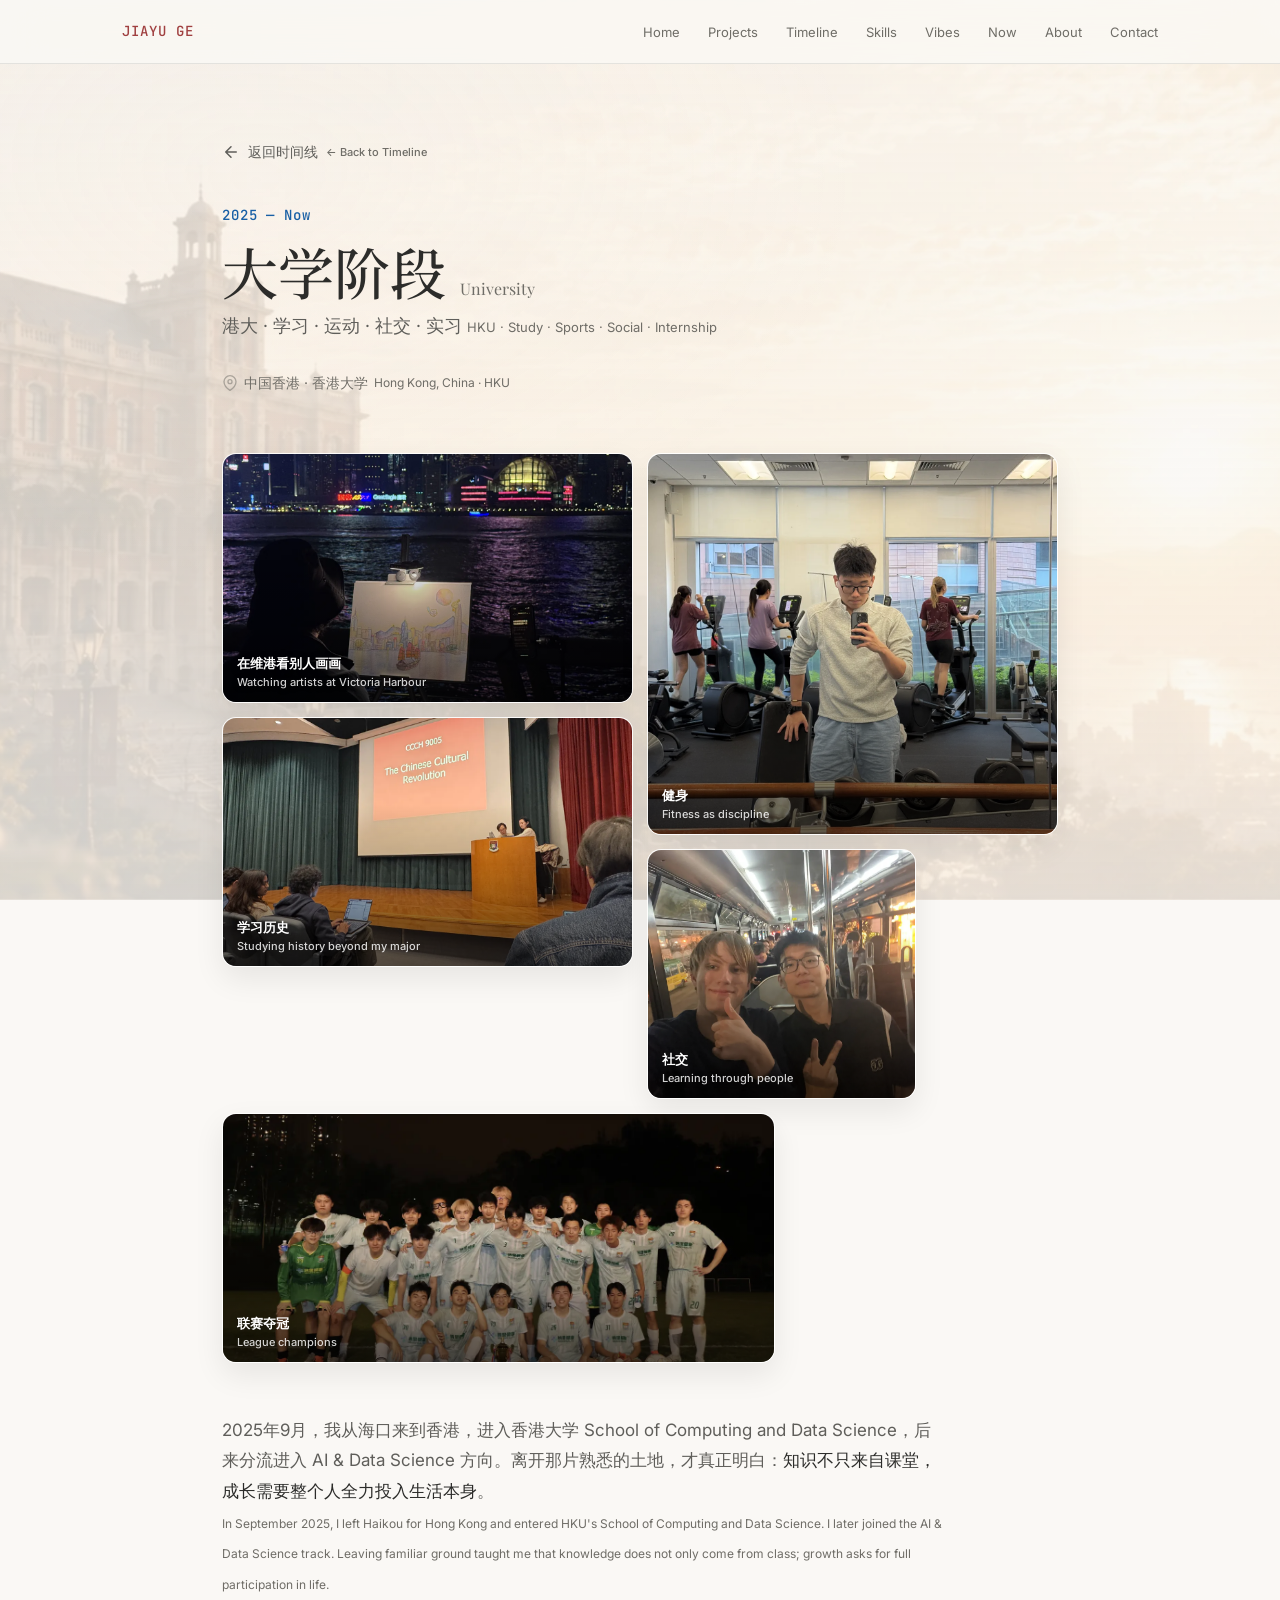
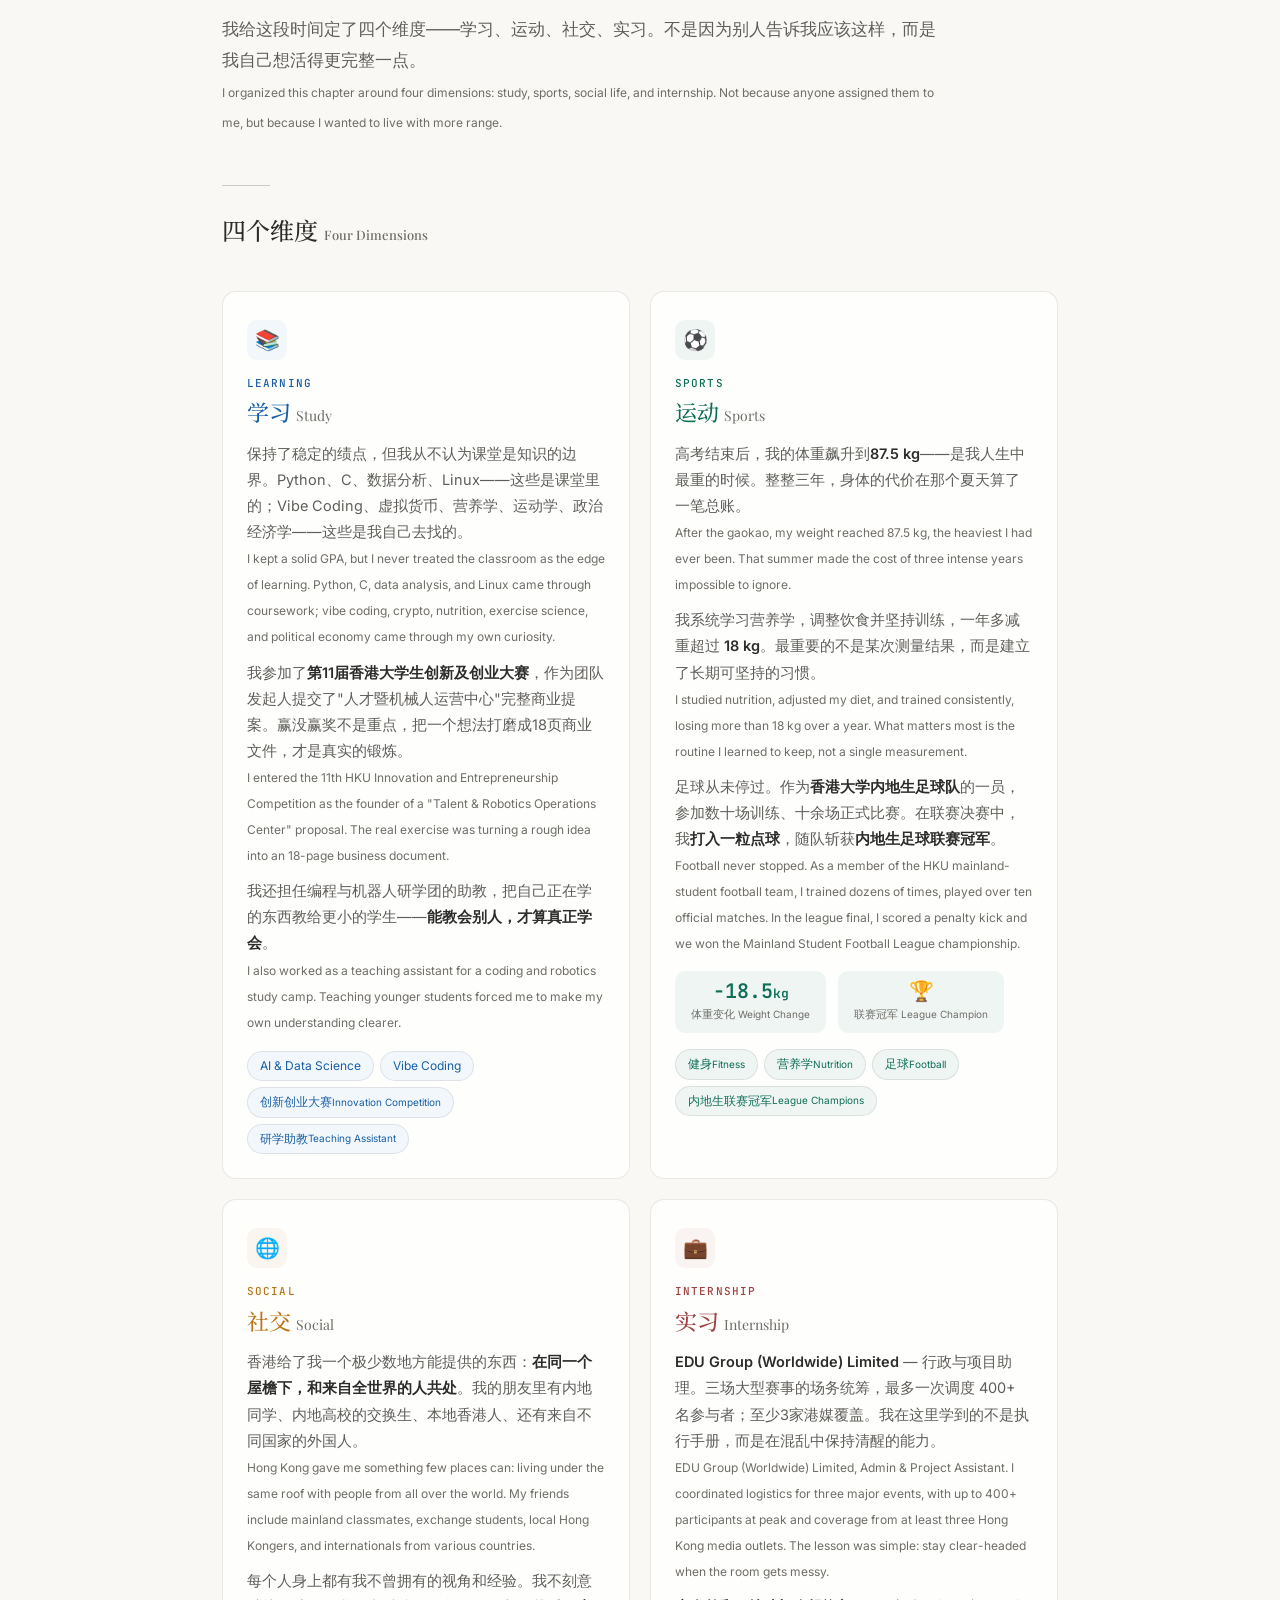
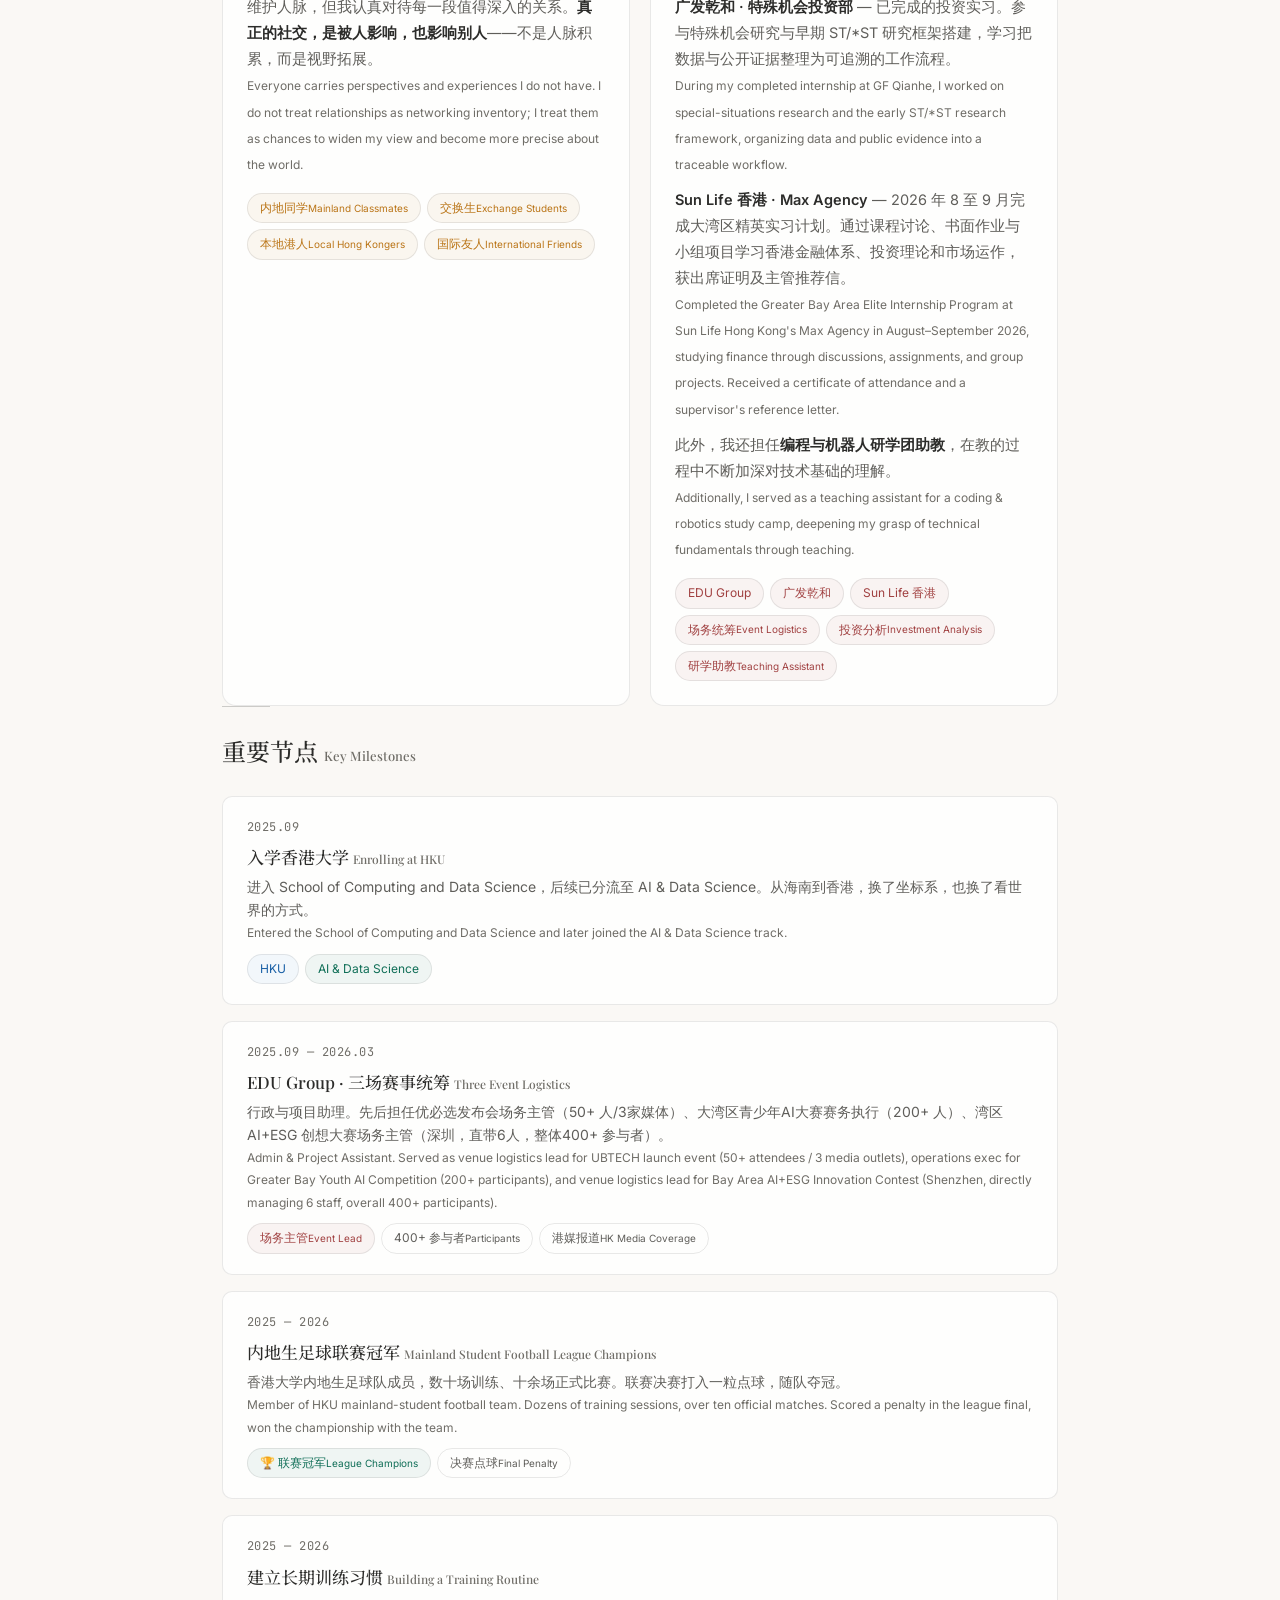
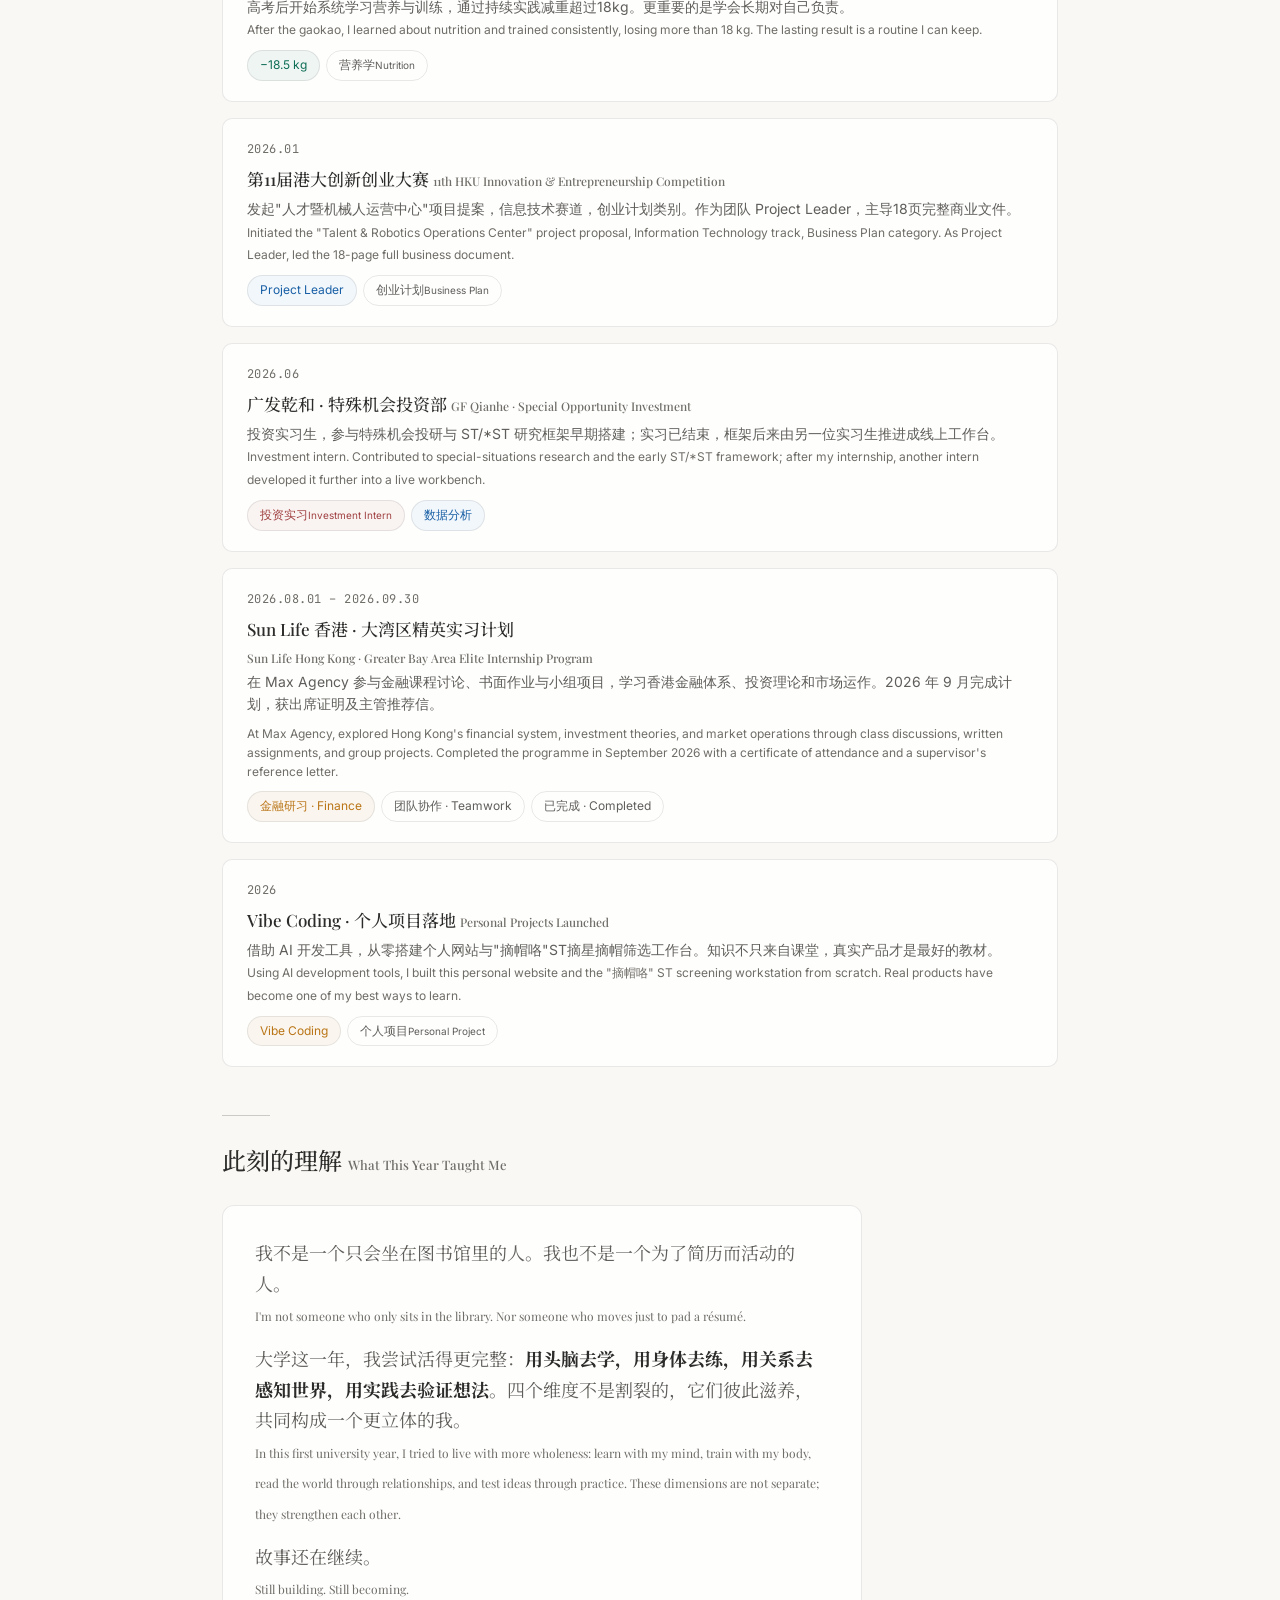
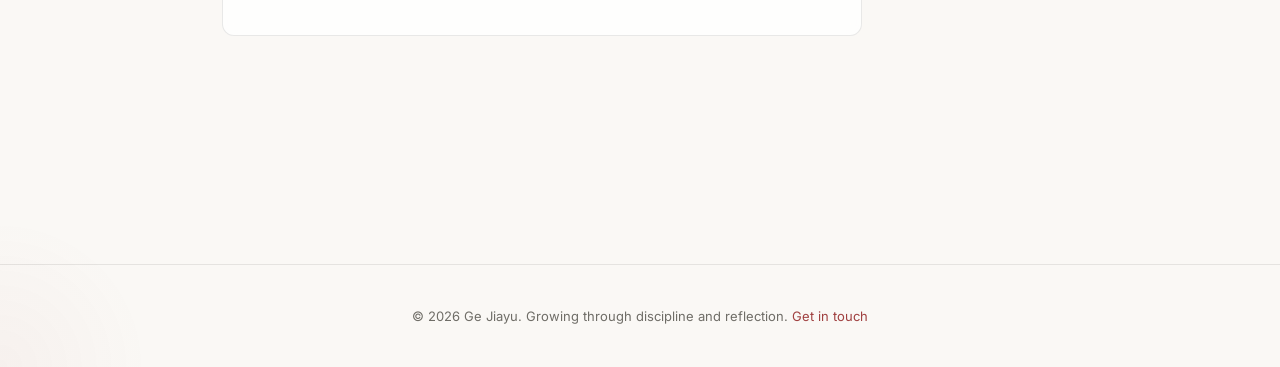
<file: timeline-university.html>
<!DOCTYPE html>
<html lang="zh-CN">
<head>
  <meta charset="UTF-8">
  <meta name="viewport" content="width=device-width, initial-scale=1.0">
  <title>大学阶段 — Ge Jiayu</title>
  <link rel="canonical" href="https://gejiayu.top/timeline-university.html">
  <link rel="icon" type="image/svg+xml" href="assets/favicon.svg">
  <link rel="apple-touch-icon" href="assets/favicon.svg">
  <meta name="description" content="葛家羽（Ge Jiayu）的个人网站 — 香港大学 AI & Data Science 方向大二学生。记录我的成长、项目、技能与热爱：我先成为我自己。">
  <meta name="theme-color" content="#A04040">
  <meta property="og:type" content="website">
  <meta property="og:title" content="大学阶段 — Ge Jiayu">
  <meta property="og:description" content="葛家羽（Ge Jiayu）的个人网站 — 香港大学 AI & Data Science 方向大二学生。记录我的成长、项目、技能与热爱：我先成为我自己。">
  <meta property="og:url" content="https://gejiayu.top/timeline-university.html">
  <meta property="og:image" content="https://gejiayu.top/assets/hero-bg.webp">
  <meta name="twitter:card" content="summary_large_image">
  <meta name="twitter:title" content="大学阶段 — Ge Jiayu">
  <meta name="twitter:description" content="葛家羽（Ge Jiayu）的个人网站 — 香港大学 AI & Data Science 方向大二学生。记录我的成长、项目、技能与热爱：我先成为我自己。">
  <meta name="twitter:image" content="https://gejiayu.top/assets/hero-bg.webp">

  <link rel="preconnect" href="https://fonts.googleapis.com">
  <link rel="preconnect" href="https://fonts.gstatic.com" crossorigin>
  <link href="https://fonts.googleapis.com/css2?family=Inter:wght@400;500;600&family=Playfair+Display:wght@400;500&family=Noto+Serif+SC:wght@400;500;600;700&family=JetBrains+Mono:wght@400;500&display=swap" rel="stylesheet">
  <link rel="stylesheet" href="css/style.css"><style>
    /* Four Pillars Grid */
    .pillar-grid {
      display: grid;
      grid-template-columns: repeat(2, 1fr);
      gap: 20px;
      margin-top: 40px;
    }

    .pillar-card {
      background: var(--bg-card);
      backdrop-filter: blur(8px);
      -webkit-backdrop-filter: blur(8px);
      border: 0.5px solid var(--border);
      border-radius: 14px;
      padding: 28px 24px 24px;
      transition: all 0.3s cubic-bezier(0.16, 1, 0.3, 1);
    }

    .pillar-card:hover {
      transform: translateY(-3px);
      border-color: var(--border-hover);
      box-shadow: var(--shadow-md);
    }

    .uni-collage {
      display: grid;
      grid-template-columns: repeat(6, 1fr);
      grid-auto-rows: 118px;
      gap: 14px;
      margin: 10px 0 52px;
    }

    .uni-photo {
      position: relative;
      overflow: hidden;
      border-radius: 14px;
      border: 0.5px solid rgba(255,255,255,0.45);
      background: var(--bg-card);
      box-shadow: 0 12px 30px rgba(0,0,0,0.08);
      isolation: isolate;
      transition: transform 0.3s ease, box-shadow 0.3s ease;
    }

    .uni-photo:hover {
      transform: translateY(-4px);
      box-shadow: 0 16px 36px rgba(0,0,0,0.12);
    }

    .uni-photo img {
      width: 100%;
      height: 100%;
      object-fit: cover;
      display: block;
      transform: scale(1.01);
      transition: transform 0.45s ease;
    }

    .uni-photo:hover img {
      transform: scale(1.05);
    }

    .uni-photo::after {
      content: '';
      position: absolute;
      inset: 0;
      background: linear-gradient(180deg, transparent 35%, rgba(0,0,0,0.64));
      z-index: 1;
    }

    .uni-photo-caption {
      position: absolute;
      left: 14px;
      right: 14px;
      bottom: 12px;
      color: #fff;
      font-size: 13px;
      font-weight: 600;
      line-height: 1.35;
      text-shadow: 0 1px 8px rgba(0,0,0,0.32);
      z-index: 2;
    }

    .uni-photo-caption span {
      display: block;
      margin-top: 2px;
      font-size: 11px;
      font-weight: 500;
      opacity: 0.82;
    }

    .uni-photo--harbour {
      grid-column: span 3;
      grid-row: span 2;
    }

    .uni-photo--fitness {
      grid-column: span 3;
      grid-row: span 3;
    }

    .uni-photo--history {
      grid-column: span 3;
      grid-row: span 2;
    }

    .uni-photo--social {
      grid-column: span 2;
      grid-row: span 2;
    }

    .uni-photo--champion {
      grid-column: span 4;
      grid-row: span 2;
    }

    .pillar-icon {
      width: 40px;
      height: 40px;
      border-radius: 10px;
      display: flex;
      align-items: center;
      justify-content: center;
      margin-bottom: 14px;
      font-size: 20px;
    }

    .pillar-label {
      font-family: var(--font-mono);
      font-size: 11px;
      font-weight: 500;
      letter-spacing: 0.1em;
      text-transform: uppercase;
      margin-bottom: 6px;
      opacity: 0.5;
    }

    .pillar-title {
      font-family: var(--font-display);
      font-size: 22px;
      font-weight: 500;
      margin-bottom: 14px;
      line-height: 1.3;
    }

    .pillar-body {
      font-size: 14.5px;
      line-height: 1.8;
      color: var(--text-secondary);
    }

    .pillar-body strong {
      color: var(--text-primary);
      font-weight: 600;
    }

    .pillar-tags {
      display: flex;
      flex-wrap: wrap;
      gap: 6px;
      margin-top: 16px;
    }

    /* Pillar color themes */
    .pillar--study .pillar-icon { background: var(--accent-bg); }
    .pillar--study .pillar-label { color: var(--accent); opacity: 1; }
    .pillar--study .pillar-title { color: var(--accent); }
    .pillar--study .tag { background: var(--accent-bg); color: var(--accent); }

    .pillar--sport .pillar-icon { background: var(--green-bg); }
    .pillar--sport .pillar-label { color: var(--green); opacity: 1; }
    .pillar--sport .pillar-title { color: var(--green); }
    .pillar--sport .tag { background: var(--green-bg); color: var(--green); }

    .pillar--social .pillar-icon { background: var(--amber-bg); }
    .pillar--social .pillar-label { color: var(--amber); opacity: 1; }
    .pillar--social .pillar-title { color: var(--amber); }
    .pillar--social .tag { background: var(--amber-bg); color: var(--amber); }

    .pillar--work .pillar-icon { background: var(--primary-bg); }
    .pillar--work .pillar-label { color: var(--primary); opacity: 1; }
    .pillar--work .pillar-title { color: var(--primary); }
    .pillar--work .tag { background: var(--primary-bg); color: var(--primary); }

    /* Stat badges in sport card */
    .stat-row {
      display: flex;
      gap: 12px;
      margin: 14px 0;
      flex-wrap: wrap;
    }

    .stat-badge {
      display: flex;
      flex-direction: column;
      align-items: center;
      background: var(--green-bg);
      border-radius: 10px;
      padding: 10px 16px;
      min-width: 72px;
    }

    .stat-value {
      font-family: var(--font-mono);
      font-size: 20px;
      font-weight: 600;
      color: var(--green);
      line-height: 1;
    }

    .stat-desc {
      font-size: 11px;
      color: var(--text-muted);
      margin-top: 4px;
      text-align: center;
    }

    /* Responsive */
    @media (max-width: 700px) {
      .pillar-grid {
        grid-template-columns: 1fr;
      }

      .uni-collage {
        grid-template-columns: 1fr;
        grid-auto-rows: auto;
      }

      .uni-photo,
      .uni-photo--harbour,
      .uni-photo--fitness,
      .uni-photo--history,
      .uni-photo--social,
      .uni-photo--champion {
        grid-column: auto;
        grid-row: auto;
        aspect-ratio: 4 / 3;
      }

      .uni-photo--fitness {
        aspect-ratio: 3 / 4;
      }
    }
  </style>
</head>
<body>

<!-- Navigation -->
<nav class="nav">
  <div class="nav-inner">
    <a href="index.html" class="nav-logo">JIAYU GE</a>
    <ul class="nav-links">
      <li><a href="index.html">Home</a></li>
      <li><a href="projects.html">Projects</a></li>
      <li><a href="timeline.html">Timeline</a></li>
      <li><a href="skills.html">Skills</a></li>
      <li><a href="vibes.html">Vibes</a></li>
      <li><a href="now.html">Now</a></li>
      <li><a href="about.html">About</a></li>
      <li><a href="contact.html">Contact</a></li>
    </ul>
    <div class="nav-hamburger"><span></span><span></span><span></span></div>
  </div>
</nav>

<!-- Content -->
<section class="section" style="padding-top: 140px;">
  <div class="container" style="max-width: 900px;">

    <!-- Back button -->
    <a href="timeline.html" class="detail-back reveal">
      <svg viewBox="0 0 24 24" fill="none" stroke="currentColor" stroke-width="2" stroke-linecap="round" stroke-linejoin="round"><path d="M19 12H5M12 19l-7-7 7-7"/></svg>
      返回时间线 <span style="font-size:11px;color:var(--text-muted);">← Back to Timeline</span>
    </a>

    <!-- Header -->
    <div class="detail-period reveal" style="color: var(--accent);">2025 — Now</div>
    <h1 class="detail-title reveal reveal-delay-1">大学阶段 <span style="font-weight:400;font-size:16px;color:var(--text-muted);">University</span></h1>
    <div class="detail-subtitle reveal reveal-delay-2">港大 · 学习 · 运动 · 社交 · 实习 <span style="font-size:13px;color:var(--text-muted);">HKU · Study · Sports · Social · Internship</span></div>
    <div class="detail-location reveal reveal-delay-2">
      <svg viewBox="0 0 24 24" fill="none" stroke="currentColor" stroke-width="2" stroke-linecap="round" stroke-linejoin="round"><path d="M21 10c0 7-9 13-9 13s-9-6-9-13a9 9 0 0 1 18 0z"/><circle cx="12" cy="10" r="3"/></svg>
      中国香港 · 香港大学 <span style="font-size:12px;color:var(--text-muted);">Hong Kong, China · HKU</span>
    </div>

    <!-- Photo Gallery -->
    <div class="uni-collage reveal reveal-delay-3">
      <figure class="uni-photo uni-photo--harbour">
        <img decoding="async" src="assets/uni-1.webp" alt="在维港看别人画画" width="1200" height="900" loading="lazy">
        <figcaption class="uni-photo-caption">在维港看别人画画 <span>Watching artists at Victoria Harbour</span></figcaption>
      </figure>
      <figure class="uni-photo uni-photo--fitness">
        <img decoding="async" src="assets/uni-2.webp" alt="健身" width="1200" height="1600" loading="lazy">
        <figcaption class="uni-photo-caption">健身 <span>Fitness as discipline</span></figcaption>
      </figure>
      <figure class="uni-photo uni-photo--history">
        <img decoding="async" src="assets/uni-3.webp" alt="学习历史" width="1200" height="900" loading="lazy">
        <figcaption class="uni-photo-caption">学习历史 <span>Studying history beyond my major</span></figcaption>
      </figure>
      <figure class="uni-photo uni-photo--social">
        <img decoding="async" src="assets/uni-4.webp" alt="社交" width="1200" height="900" loading="lazy">
        <figcaption class="uni-photo-caption">社交 <span>Learning through people</span></figcaption>
      </figure>
      <figure class="uni-photo uni-photo--champion">
        <img decoding="async" src="assets/uni-5.webp" alt="联赛夺冠" width="1200" height="783" loading="lazy">
        <figcaption class="uni-photo-caption">联赛夺冠 <span>League champions</span></figcaption>
      </figure>
    </div>

    <!-- Narrative -->
    <div class="detail-narrative reveal">
      <p>2025年9月，我从海口来到香港，进入香港大学 School of Computing and Data Science，后来分流进入 AI &amp; Data Science 方向。离开那片熟悉的土地，才真正明白：<strong>知识不只来自课堂，成长需要整个人全力投入生活本身</strong>。<br><span style="font-size:12px;color:var(--text-muted);">In September 2025, I left Haikou for Hong Kong and entered HKU's School of Computing and Data Science. I later joined the AI &amp; Data Science track. Leaving familiar ground taught me that knowledge does not only come from class; growth asks for full participation in life.</span></p>
      <p style="margin-top: 16px;">我给这段时间定了四个维度——学习、运动、社交、实习。不是因为别人告诉我应该这样，而是我自己想活得更完整一点。<br><span style="font-size:12px;color:var(--text-muted);">I organized this chapter around four dimensions: study, sports, social life, and internship. Not because anyone assigned them to me, but because I wanted to live with more range.</span></p>
    </div>

    <!-- Four Pillars -->
    <div class="detail-separator reveal"></div>
    <h2 class="detail-section-title reveal">四个维度 <span style="font-size:13px;color:var(--text-muted);">Four Dimensions</span></h2>

    <div class="pillar-grid">

      <!-- 学习 -->
      <div class="pillar-card pillar--study reveal">
        <div class="pillar-icon">📚</div>
        <div class="pillar-label">Learning</div>
        <div class="pillar-title">学习 <span style="font-weight:400;font-size:14px;color:var(--text-muted);">Study</span></div>
        <div class="pillar-body">
          <p>保持了稳定的绩点，但我从不认为课堂是知识的边界。Python、C、数据分析、Linux——这些是课堂里的；Vibe Coding、虚拟货币、营养学、运动学、政治经济学——这些是我自己去找的。<br><span style="font-size:12px;color:var(--text-muted);">I kept a solid GPA, but I never treated the classroom as the edge of learning. Python, C, data analysis, and Linux came through coursework; vibe coding, crypto, nutrition, exercise science, and political economy came through my own curiosity.</span></p>
          <p style="margin-top: 10px;">我参加了<strong>第11届香港大学生创新及创业大赛</strong>，作为团队发起人提交了"人才暨机械人运营中心"完整商业提案。赢没赢奖不是重点，把一个想法打磨成18页商业文件，才是真实的锻炼。<br><span style="font-size:12px;color:var(--text-muted);">I entered the 11th HKU Innovation and Entrepreneurship Competition as the founder of a "Talent & Robotics Operations Center" proposal. The real exercise was turning a rough idea into an 18-page business document.</span></p>
          <p style="margin-top: 10px;">我还担任编程与机器人研学团的助教，把自己正在学的东西教给更小的学生——<strong>能教会别人，才算真正学会</strong>。<br><span style="font-size:12px;color:var(--text-muted);">I also worked as a teaching assistant for a coding and robotics study camp. Teaching younger students forced me to make my own understanding clearer.</span></p>
        </div>
        <div class="pillar-tags">
          <span class="tag">AI & Data Science</span>
          <span class="tag">Vibe Coding</span>
          <span class="tag">创新创业大赛 <span style="font-size:10px;">Innovation Competition</span></span>
          <span class="tag">研学助教 <span style="font-size:10px;">Teaching Assistant</span></span>
        </div>
      </div>

      <!-- 运动 -->
      <div class="pillar-card pillar--sport reveal">
        <div class="pillar-icon">⚽</div>
        <div class="pillar-label">Sports</div>
        <div class="pillar-title">运动 <span style="font-weight:400;font-size:14px;color:var(--text-muted);">Sports</span></div>
        <div class="pillar-body">
          <p>高考结束后，我的体重飙升到<strong>87.5 kg</strong>——是我人生中最重的时候。整整三年，身体的代价在那个夏天算了一笔总账。<br><span style="font-size:12px;color:var(--text-muted);">After the gaokao, my weight reached 87.5 kg, the heaviest I had ever been. That summer made the cost of three intense years impossible to ignore.</span></p>
          <p style="margin-top: 10px;">我系统学习营养学，调整饮食并坚持训练，一年多减重超过 <strong>18 kg</strong>。最重要的不是某次测量结果，而是建立了长期可坚持的习惯。<br><span style="font-size:12px;color:var(--text-muted);">I studied nutrition, adjusted my diet, and trained consistently, losing more than 18 kg over a year. What matters most is the routine I learned to keep, not a single measurement.</span></p>
          <p style="margin-top: 10px;">足球从未停过。作为<strong>香港大学内地生足球队</strong>的一员，参加数十场训练、十余场正式比赛。在联赛决赛中，我<strong>打入一粒点球</strong>，随队斩获<strong>内地生足球联赛冠军</strong>。<br><span style="font-size:12px;color:var(--text-muted);">Football never stopped. As a member of the HKU mainland-student football team, I trained dozens of times, played over ten official matches. In the league final, I scored a penalty kick and we won the Mainland Student Football League championship.</span></p>
        </div>
        <div class="stat-row">
          <div class="stat-badge">
            <span class="stat-value">−18.5<span style="font-size:13px">kg</span></span>
            <span class="stat-desc">体重变化 <span style="font-size:10px;">Weight Change</span></span>
          </div>
          <div class="stat-badge">
            <span class="stat-value">🏆</span>
            <span class="stat-desc">联赛冠军 <span style="font-size:10px;">League Champion</span></span>
          </div>
        </div>
        <div class="pillar-tags">
          <span class="tag">健身 <span style="font-size:10px;">Fitness</span></span>
          <span class="tag">营养学 <span style="font-size:10px;">Nutrition</span></span>
          <span class="tag">足球 <span style="font-size:10px;">Football</span></span>
          <span class="tag">内地生联赛冠军 <span style="font-size:10px;">League Champions</span></span>
        </div>
      </div>

      <!-- 社交 -->
      <div class="pillar-card pillar--social reveal">
        <div class="pillar-icon">🌐</div>
        <div class="pillar-label">Social</div>
        <div class="pillar-title">社交 <span style="font-weight:400;font-size:14px;color:var(--text-muted);">Social</span></div>
        <div class="pillar-body">
          <p>香港给了我一个极少数地方能提供的东西：<strong>在同一个屋檐下，和来自全世界的人共处</strong>。我的朋友里有内地同学、内地高校的交换生、本地香港人、还有来自不同国家的外国人。<br><span style="font-size:12px;color:var(--text-muted);">Hong Kong gave me something few places can: living under the same roof with people from all over the world. My friends include mainland classmates, exchange students, local Hong Kongers, and internationals from various countries.</span></p>
          <p style="margin-top: 10px;">每个人身上都有我不曾拥有的视角和经验。我不刻意维护人脉，但我认真对待每一段值得深入的关系。<strong>真正的社交，是被人影响，也影响别人</strong>——不是人脉积累，而是视野拓展。<br><span style="font-size:12px;color:var(--text-muted);">Everyone carries perspectives and experiences I do not have. I do not treat relationships as networking inventory; I treat them as chances to widen my view and become more precise about the world.</span></p>
        </div>
        <div class="pillar-tags">
          <span class="tag">内地同学 <span style="font-size:10px;">Mainland Classmates</span></span>
          <span class="tag">交换生 <span style="font-size:10px;">Exchange Students</span></span>
          <span class="tag">本地港人 <span style="font-size:10px;">Local Hong Kongers</span></span>
          <span class="tag">国际友人 <span style="font-size:10px;">International Friends</span></span>
        </div>
      </div>

      <!-- 实习 -->
      <div class="pillar-card pillar--work reveal">
        <div class="pillar-icon">💼</div>
        <div class="pillar-label">Internship</div>
        <div class="pillar-title">实习 <span style="font-weight:400;font-size:14px;color:var(--text-muted);">Internship</span></div>
        <div class="pillar-body">
          <p><strong>EDU Group (Worldwide) Limited</strong> — 行政与项目助理。三场大型赛事的场务统筹，最多一次调度 400+ 名参与者；至少3家港媒覆盖。我在这里学到的不是执行手册，而是在混乱中保持清醒的能力。<br><span style="font-size:12px;color:var(--text-muted);">EDU Group (Worldwide) Limited, Admin & Project Assistant. I coordinated logistics for three major events, with up to 400+ participants at peak and coverage from at least three Hong Kong media outlets. The lesson was simple: stay clear-headed when the room gets messy.</span></p>
          <p style="margin-top: 10px;"><strong>广发乾和 · 特殊机会投资部</strong> — 已完成的投资实习。参与特殊机会研究与早期 ST/*ST 研究框架搭建，学习把数据与公开证据整理为可追溯的工作流程。<br><span style="font-size:12px;color:var(--text-muted);">During my completed internship at GF Qianhe, I worked on special-situations research and the early ST/*ST research framework, organizing data and public evidence into a traceable workflow.</span></p>
          <p style="margin-top: 10px;"><strong>Sun Life 香港 · Max Agency</strong> — 2026 年 8 至 9 月完成大湾区精英实习计划。通过课程讨论、书面作业与小组项目学习香港金融体系、投资理论和市场运作，获出席证明及主管推荐信。<br><span style="font-size:12px;color:var(--text-muted);">Completed the Greater Bay Area Elite Internship Program at Sun Life Hong Kong's Max Agency in August–September 2026, studying finance through discussions, assignments, and group projects. Received a certificate of attendance and a supervisor's reference letter.</span></p>
          <p style="margin-top: 10px;">此外，我还担任<strong>编程与机器人研学团助教</strong>，在教的过程中不断加深对技术基础的理解。<br><span style="font-size:12px;color:var(--text-muted);">Additionally, I served as a teaching assistant for a coding & robotics study camp, deepening my grasp of technical fundamentals through teaching.</span></p>
        </div>
        <div class="pillar-tags">
          <span class="tag">EDU Group</span>
          <span class="tag">广发乾和</span>
          <span class="tag">Sun Life 香港</span>
          <span class="tag">场务统筹 <span style="font-size:10px;">Event Logistics</span></span>
          <span class="tag">投资分析 <span style="font-size:10px;">Investment Analysis</span></span>
          <span class="tag">研学助教 <span style="font-size:10px;">Teaching Assistant</span></span>
        </div>
      </div>

    </div>

    <!-- Key Events -->
    <div class="detail-separator reveal"></div>
    <h2 class="detail-section-title reveal">重要节点 <span style="font-size:13px;color:var(--text-muted);">Key Milestones</span></h2>
    <div class="detail-events">

      <div class="detail-event reveal">
        <div class="detail-event-date">2025.09</div>
        <div class="detail-event-title">入学香港大学 <span style="font-size:12px;color:var(--text-muted);">Enrolling at HKU</span></div>
        <div class="detail-event-desc">进入 School of Computing and Data Science，后续已分流至 AI &amp; Data Science。从海南到香港，换了坐标系，也换了看世界的方式。<br><span style="font-size:12px;color:var(--text-muted);">Entered the School of Computing and Data Science and later joined the AI &amp; Data Science track.</span></div>
        <div class="detail-event-tags">
          <span class="tag" style="background: var(--accent-bg); color: var(--accent);">HKU</span>
          <span class="tag" style="background: var(--green-bg); color: var(--green);">AI & Data Science</span>
        </div>
      </div>

      <div class="detail-event reveal">
        <div class="detail-event-date">2025.09 — 2026.03</div>
        <div class="detail-event-title">EDU Group · 三场赛事统筹 <span style="font-size:12px;color:var(--text-muted);">Three Event Logistics</span></div>
        <div class="detail-event-desc">行政与项目助理。先后担任优必选发布会场务主管（50+ 人/3家媒体）、大湾区青少年AI大赛赛务执行（200+ 人）、湾区 AI+ESG 创想大赛场务主管（深圳，直带6人，整体400+ 参与者）。<br><span style="font-size:12px;color:var(--text-muted);">Admin & Project Assistant. Served as venue logistics lead for UBTECH launch event (50+ attendees / 3 media outlets), operations exec for Greater Bay Youth AI Competition (200+ participants), and venue logistics lead for Bay Area AI+ESG Innovation Contest (Shenzhen, directly managing 6 staff, overall 400+ participants).</span></div>
        <div class="detail-event-tags">
          <span class="tag" style="background: var(--primary-bg); color: var(--primary);">场务主管 <span style="font-size:10px;">Event Lead</span></span>
          <span class="tag">400+ 参与者 <span style="font-size:10px;">Participants</span></span>
          <span class="tag">港媒报道 <span style="font-size:10px;">HK Media Coverage</span></span>
        </div>
      </div>

      <div class="detail-event reveal">
        <div class="detail-event-date">2025 — 2026</div>
        <div class="detail-event-title">内地生足球联赛冠军 <span style="font-size:12px;color:var(--text-muted);">Mainland Student Football League Champions</span></div>
        <div class="detail-event-desc">香港大学内地生足球队成员，数十场训练、十余场正式比赛。联赛决赛打入一粒点球，随队夺冠。<br><span style="font-size:12px;color:var(--text-muted);">Member of HKU mainland-student football team. Dozens of training sessions, over ten official matches. Scored a penalty in the league final, won the championship with the team.</span></div>
        <div class="detail-event-tags">
          <span class="tag" style="background: var(--green-bg); color: var(--green);">🏆 联赛冠军 <span style="font-size:10px;">League Champions</span></span>
          <span class="tag">决赛点球 <span style="font-size:10px;">Final Penalty</span></span>
        </div>
      </div>

      <div class="detail-event reveal">
        <div class="detail-event-date">2025 — 2026</div>
        <div class="detail-event-title">建立长期训练习惯 <span style="font-size:12px;color:var(--text-muted);">Building a Training Routine</span></div>
        <div class="detail-event-desc">高考后开始系统学习营养与训练，通过持续实践减重超过18kg。更重要的是学会长期对自己负责。<br><span style="font-size:12px;color:var(--text-muted);">After the gaokao, I learned about nutrition and trained consistently, losing more than 18 kg. The lasting result is a routine I can keep.</span></div>
        <div class="detail-event-tags">
          <span class="tag" style="background: var(--green-bg); color: var(--green);">−18.5 kg</span>
          <span class="tag">营养学 <span style="font-size:10px;">Nutrition</span></span>
        </div>
      </div>

      <div class="detail-event reveal">
        <div class="detail-event-date">2026.01</div>
        <div class="detail-event-title">第11届港大创新创业大赛 <span style="font-size:12px;color:var(--text-muted);">11th HKU Innovation & Entrepreneurship Competition</span></div>
        <div class="detail-event-desc">发起"人才暨机械人运营中心"项目提案，信息技术赛道，创业计划类别。作为团队 Project Leader，主导18页完整商业文件。<br><span style="font-size:12px;color:var(--text-muted);">Initiated the "Talent & Robotics Operations Center" project proposal, Information Technology track, Business Plan category. As Project Leader, led the 18-page full business document.</span></div>
        <div class="detail-event-tags">
          <span class="tag" style="background: var(--accent-bg); color: var(--accent);">Project Leader</span>
          <span class="tag">创业计划 <span style="font-size:10px;">Business Plan</span></span>
        </div>
      </div>

      <div class="detail-event reveal">
        <div class="detail-event-date">2026.06</div>
        <div class="detail-event-title">广发乾和 · 特殊机会投资部 <span style="font-size:12px;color:var(--text-muted);">GF Qianhe · Special Opportunity Investment</span></div>
        <div class="detail-event-desc">投资实习生，参与特殊机会投研与 ST/*ST 研究框架早期搭建；实习已结束，框架后来由另一位实习生推进成线上工作台。<br><span style="font-size:12px;color:var(--text-muted);">Investment intern. Contributed to special-situations research and the early ST/*ST framework; after my internship, another intern developed it further into a live workbench.</span></div>
        <div class="detail-event-tags">
          <span class="tag" style="background: var(--primary-bg); color: var(--primary);">投资实习 <span style="font-size:10px;">Investment Intern</span></span>
          <span class="tag" style="background: var(--accent-bg); color: var(--accent);">数据分析</span>
        </div>
      </div>

      <div class="detail-event reveal">
        <div class="detail-event-date">2026.08.01 &ndash; 2026.09.30</div>
        <div class="detail-event-title">Sun Life 香港 · 大湾区精英实习计划 <span style="display:block;margin-top:5px;font-size:12px;line-height:1.5;color:var(--text-muted);">Sun Life Hong Kong · Greater Bay Area Elite Internship Program</span></div>
        <div class="detail-event-desc">在 Max Agency 参与金融课程讨论、书面作业与小组项目，学习香港金融体系、投资理论和市场运作。2026 年 9 月完成计划，获出席证明及主管推荐信。<span style="display:block;margin-top:8px;font-size:12px;color:var(--text-muted);">At Max Agency, explored Hong Kong's financial system, investment theories, and market operations through class discussions, written assignments, and group projects. Completed the programme in September 2026 with a certificate of attendance and a supervisor's reference letter.</span></div>
        <div class="detail-event-tags">
          <span class="tag" style="background: var(--amber-bg); color: var(--amber);">金融研习 · Finance</span>
          <span class="tag">团队协作 · Teamwork</span>
          <span class="tag">已完成 · Completed</span>
        </div>
      </div>

      <div class="detail-event reveal">
        <div class="detail-event-date">2026</div>
        <div class="detail-event-title">Vibe Coding · 个人项目落地 <span style="font-size:12px;color:var(--text-muted);">Personal Projects Launched</span></div>
        <div class="detail-event-desc">借助 AI 开发工具，从零搭建个人网站与"摘帽咯"ST摘星摘帽筛选工作台。知识不只来自课堂，真实产品才是最好的教材。<br><span style="font-size:12px;color:var(--text-muted);">Using AI development tools, I built this personal website and the "摘帽咯" ST screening workstation from scratch. Real products have become one of my best ways to learn.</span></div>
        <div class="detail-event-tags">
          <span class="tag" style="background: var(--amber-bg); color: var(--amber);">Vibe Coding</span>
          <span class="tag">个人项目 <span style="font-size:10px;">Personal Project</span></span>
        </div>
      </div>

    </div>

    <!-- Reflection -->
    <div class="detail-separator reveal"></div>
    <h2 class="detail-section-title reveal">此刻的理解 <span style="font-size:13px;color:var(--text-muted);">What This Year Taught Me</span></h2>
    <div class="detail-reflection reveal">
      <p>我不是一个只会坐在图书馆里的人。我也不是一个为了简历而活动的人。<br><span style="font-size:12px;color:var(--text-muted);">I'm not someone who only sits in the library. Nor someone who moves just to pad a résumé.</span></p>
      <p style="margin-top: 14px;">大学这一年，我尝试活得更完整：<strong>用头脑去学，用身体去练，用关系去感知世界，用实践去验证想法</strong>。四个维度不是割裂的，它们彼此滋养，共同构成一个更立体的我。<br><span style="font-size:12px;color:var(--text-muted);">In this first university year, I tried to live with more wholeness: learn with my mind, train with my body, read the world through relationships, and test ideas through practice. These dimensions are not separate; they strengthen each other.</span></p>
      <p style="margin-top: 14px;">故事还在继续。<br><span style="font-size:12px;color:var(--text-muted);">Still building. Still becoming.</span></p>
    </div>

  </div>
</section>

<!-- Footer -->
<footer class="footer">
  <div class="container">
    <p class="footer-text">&copy; 2026 Ge Jiayu. Growing through discipline and reflection. <a href="contact.html">Get in touch</a></p>
  </div>
</footer>

<script src="js/main.js"></script>
</body>
</html>
</file>
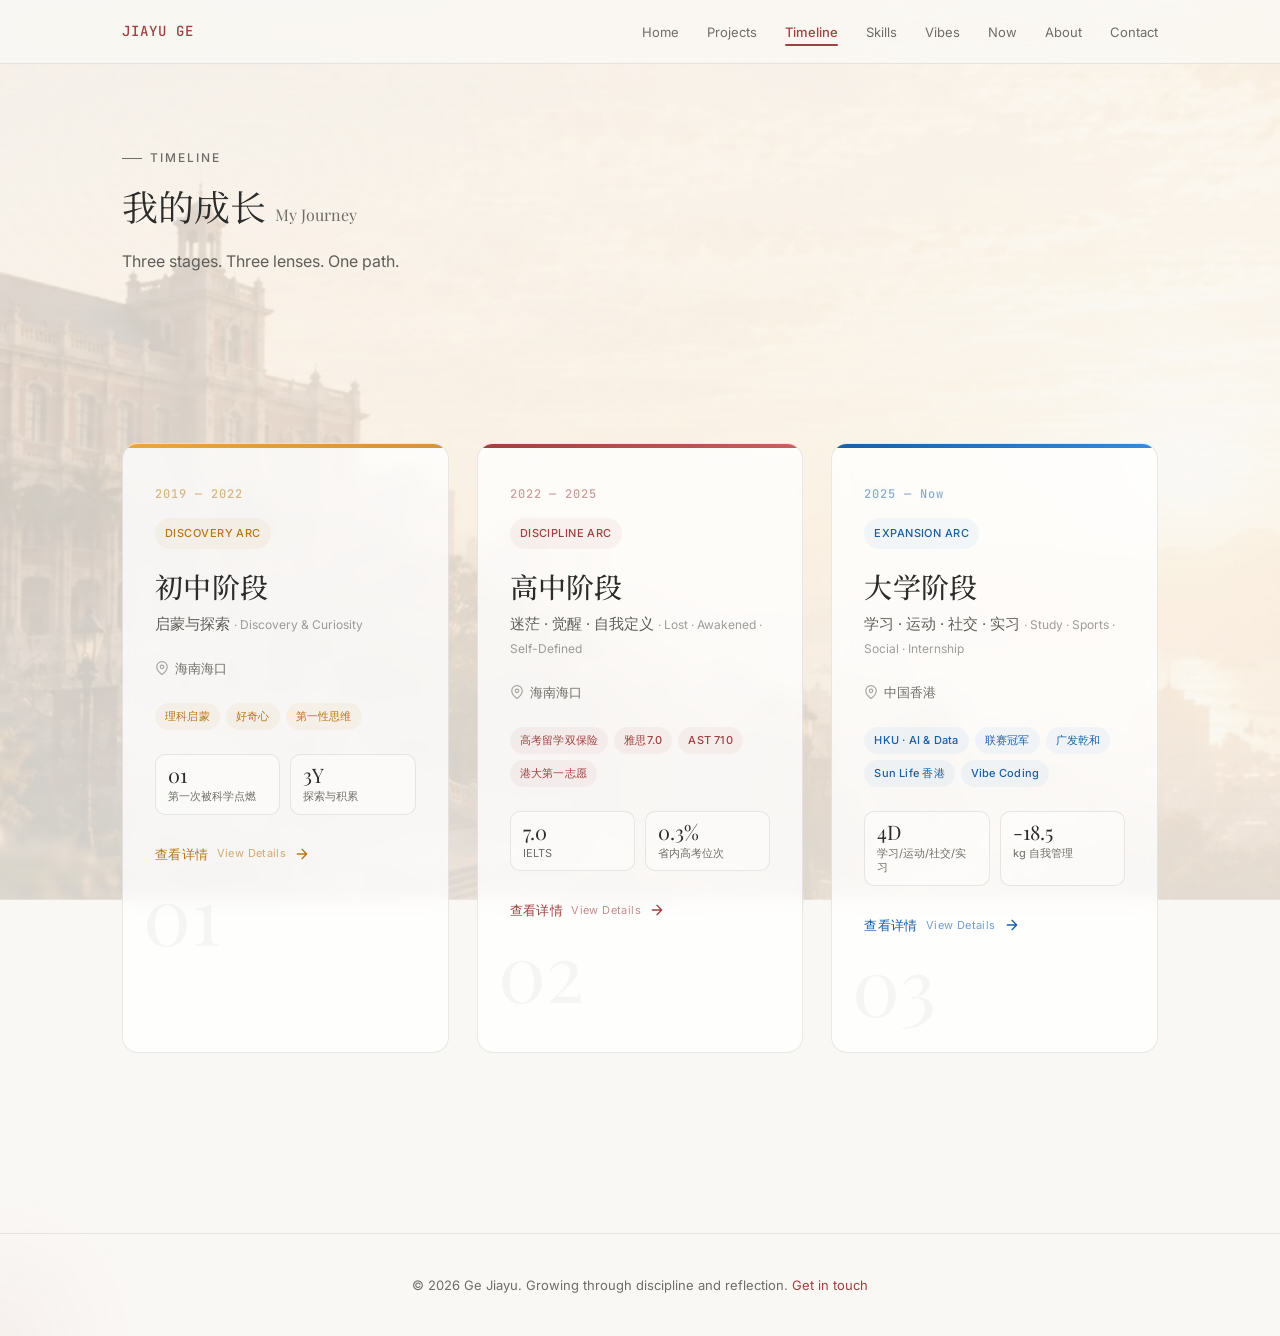
<file: timeline.html>
<!DOCTYPE html>
<html lang="zh-CN">
<head>
  <meta charset="UTF-8">
  <meta name="viewport" content="width=device-width, initial-scale=1.0">
  <title>Timeline — Ge Jiayu</title>
  <link rel="canonical" href="https://gejiayu.top/timeline.html">
  <link rel="icon" type="image/svg+xml" href="assets/favicon.svg">
  <link rel="apple-touch-icon" href="assets/favicon.svg">
  <meta name="description" content="葛家羽（Ge Jiayu）的个人网站 — 香港大学 AI & Data Science 方向大二学生。记录我的成长、项目、技能与热爱：我先成为我自己。">
  <meta name="theme-color" content="#A04040">
  <meta property="og:type" content="website">
  <meta property="og:title" content="Timeline — Ge Jiayu">
  <meta property="og:description" content="葛家羽（Ge Jiayu）的个人网站 — 香港大学 AI & Data Science 方向大二学生。记录我的成长、项目、技能与热爱：我先成为我自己。">
  <meta property="og:url" content="https://gejiayu.top/timeline.html">
  <meta property="og:image" content="https://gejiayu.top/assets/hero-bg.webp">
  <meta name="twitter:card" content="summary_large_image">
  <meta name="twitter:title" content="Timeline — Ge Jiayu">
  <meta name="twitter:description" content="葛家羽（Ge Jiayu）的个人网站 — 香港大学 AI & Data Science 方向大二学生。记录我的成长、项目、技能与热爱：我先成为我自己。">
  <meta name="twitter:image" content="https://gejiayu.top/assets/hero-bg.webp">

  <link rel="preconnect" href="https://fonts.googleapis.com">
  <link rel="preconnect" href="https://fonts.gstatic.com" crossorigin>
  <link href="https://fonts.googleapis.com/css2?family=Inter:wght@400;500&family=Playfair+Display:wght@400;500&family=Noto+Serif+SC:wght@400;500&family=JetBrains+Mono:wght@400;500&display=swap" rel="stylesheet">
  <link rel="stylesheet" href="css/style.css"><style>
    /* Timeline Hub — Stage Cards */
    .stage-grid {
      display: grid;
      grid-template-columns: repeat(3, 1fr);
      gap: 28px;
      margin-top: 48px;
    }

    .stage-card {
      position: relative;
      background: var(--bg-card);
      backdrop-filter: blur(8px);
      -webkit-backdrop-filter: blur(8px);
      border-radius: 16px;
      border: 0.5px solid var(--border);
      padding: 40px 32px 36px;
      cursor: pointer;
      transition: all 0.4s cubic-bezier(0.16, 1, 0.3, 1);
      overflow: hidden;
      text-decoration: none;
      color: inherit;
      display: block;
      min-height: 420px;
    }

    .stage-card::before {
      content: '';
      position: absolute;
      top: 0;
      left: 0;
      right: 0;
      height: 4px;
      border-radius: 16px 16px 0 0;
      transition: height 0.4s ease;
    }

    .stage-card:hover {
      transform: translateY(-6px);
      border-color: var(--border-hover);
      box-shadow: 0 12px 40px rgba(0,0,0,0.08), 0 4px 12px rgba(0,0,0,0.04);
    }

    .stage-card:hover::before {
      height: 6px;
    }

    .stage-card::after {
      content: '';
      position: absolute;
      inset: 0;
      opacity: 0;
      pointer-events: none;
      transition: opacity 0.4s ease;
    }

    .stage-card:hover::after {
      opacity: 1;
    }

    /* Color variants */
    .stage-card--junior::before { background: linear-gradient(135deg, #E8A838, #D4943A); }
    .stage-card--senior::before { background: linear-gradient(135deg, var(--primary), var(--primary-light)); }
    .stage-card--uni::before { background: linear-gradient(135deg, var(--accent), var(--accent-light)); }

    .stage-card--junior::after {
      background:
        radial-gradient(circle at 20% 16%, rgba(232,168,56,0.16), transparent 30%),
        linear-gradient(145deg, rgba(255,248,232,0.36), transparent 55%);
    }

    .stage-card--senior::after {
      background:
        linear-gradient(135deg, transparent 0 18%, rgba(160,64,64,0.07) 18% 19%, transparent 19% 42%, rgba(160,64,64,0.06) 42% 43%, transparent 43%),
        radial-gradient(circle at 82% 18%, rgba(160,64,64,0.12), transparent 28%);
    }

    .stage-card--uni::after {
      background:
        radial-gradient(circle at 82% 18%, rgba(55,138,221,0.14), transparent 32%),
        linear-gradient(160deg, transparent 0 58%, rgba(55,138,221,0.09) 58% 100%);
    }

    .stage-card:hover.stage-card--junior { border-color: rgba(212,148,58,0.3); }
    .stage-card:hover.stage-card--senior { border-color: rgba(160,64,64,0.3); }
    .stage-card:hover.stage-card--uni { border-color: rgba(55,138,221,0.3); }

    .stage-period {
      font-family: var(--font-mono);
      font-size: 12px;
      font-weight: 500;
      letter-spacing: 0.08em;
      margin-bottom: 14px;
      opacity: 0.5;
    }

    .stage-kicker {
      display: inline-flex;
      align-items: center;
      gap: 8px;
      padding: 6px 10px;
      border-radius: 999px;
      font-size: 11px;
      font-weight: 500;
      letter-spacing: 0.04em;
      margin-bottom: 20px;
      position: relative;
      z-index: 1;
    }

    .stage-card--junior .stage-kicker { background: var(--amber-bg); color: var(--amber); }
    .stage-card--senior .stage-kicker { background: var(--primary-bg); color: var(--primary); }
    .stage-card--uni .stage-kicker { background: var(--accent-bg); color: var(--accent); }

    .stage-card--junior .stage-period { color: #BA7517; }
    .stage-card--senior .stage-period { color: var(--primary); }
    .stage-card--uni .stage-period { color: var(--accent); }

    .stage-title {
      font-family: var(--font-display);
      font-size: 28px;
      font-weight: 500;
      line-height: 1.25;
      margin-bottom: 8px;
      letter-spacing: 0.01em;
    }

    .stage-subtitle {
      font-size: 15px;
      color: var(--text-secondary);
      line-height: 1.6;
      margin-bottom: 20px;
    }

    .stage-location {
      display: inline-flex;
      align-items: center;
      gap: 6px;
      font-size: 13px;
      color: var(--text-muted);
      margin-bottom: 24px;
    }

    .stage-location svg {
      width: 14px;
      height: 14px;
      opacity: 0.6;
    }

    .stage-highlights {
      display: flex;
      flex-wrap: wrap;
      gap: 6px;
      margin-bottom: 24px;
    }

    .stage-metrics {
      display: grid;
      grid-template-columns: repeat(2, minmax(0, 1fr));
      gap: 10px;
      margin: 0 0 28px;
      position: relative;
      z-index: 1;
    }

    .stage-metric {
      padding: 10px 12px;
      border: 0.5px solid var(--border);
      border-radius: 10px;
      background: rgba(255,255,255,0.38);
    }

    .stage-metric-value {
      font-family: var(--font-display);
      font-size: 20px;
      line-height: 1;
      color: var(--text-primary);
    }

    .stage-metric-label {
      margin-top: 4px;
      font-size: 11px;
      color: var(--text-muted);
      line-height: 1.35;
    }

    .stage-highlight-tag {
      font-size: 11px;
      font-weight: 500;
      padding: 4px 10px;
      border-radius: 20px;
      letter-spacing: 0.02em;
    }

    .stage-card--junior .stage-highlight-tag { background: var(--amber-bg); color: var(--amber); }
    .stage-card--senior .stage-highlight-tag { background: var(--primary-bg); color: var(--primary); }
    .stage-card--uni .stage-highlight-tag { background: var(--accent-bg); color: var(--accent); }

    .stage-cta {
      display: flex;
      align-items: center;
      gap: 8px;
      font-size: 13px;
      font-weight: 500;
      letter-spacing: 0.03em;
      transition: gap 0.3s ease;
    }

    .stage-card--junior .stage-cta { color: #BA7517; }
    .stage-card--senior .stage-cta { color: var(--primary); }
    .stage-card--uni .stage-cta { color: var(--accent); }

    .stage-card:hover .stage-cta { gap: 12px; }

    .stage-cta svg {
      width: 16px;
      height: 16px;
      transition: transform 0.3s ease;
    }

    .stage-card:hover .stage-cta svg { transform: translateX(3px); }

    /* Decorative number */
    .stage-number {
      position: absolute;
      bottom: -8px;
      right: 12px;
      font-family: var(--font-display);
      font-size: 80px;
      font-weight: 400;
      line-height: 1;
      opacity: 0.04;
      pointer-events: none;
      user-select: none;
    }

    .stage-card:hover .stage-number { opacity: 0.07; }

    .stage-card > * {
      position: relative;
      z-index: 1;
    }

    /* Responsive */
    @media (max-width: 900px) {
      .stage-grid {
        grid-template-columns: 1fr;
        gap: 20px;
      }
      .stage-card { padding: 32px 24px 28px; min-height: auto; }
      .stage-title { font-size: 24px; }
      .stage-number { font-size: 60px; }
    }

    @media (max-width: 480px) {
      .stage-card { padding: 28px 20px 24px; }
      .stage-title { font-size: 22px; }
    }
  </style>
</head>
<body>

<!-- Navigation -->
<nav class="nav">
  <div class="nav-inner">
    <a href="index.html" class="nav-logo">JIAYU GE</a>
    <ul class="nav-links">
      <li><a href="index.html">Home</a></li>
      <li><a href="projects.html">Projects</a></li>
      <li><a href="timeline.html">Timeline</a></li>
      <li><a href="skills.html">Skills</a></li>
      <li><a href="vibes.html">Vibes</a></li>
      <li><a href="now.html">Now</a></li>
      <li><a href="about.html">About</a></li>
      <li><a href="contact.html">Contact</a></li>
    </ul>
    <div class="nav-hamburger"><span></span><span></span><span></span></div>
  </div>
</nav>

<!-- Page Header -->
<section class="section" style="padding-top: 140px;">
  <div class="container">
    <p class="section-label reveal">Timeline</p>
    <h1 class="section-title reveal reveal-delay-1">我的成长 <span style="font-weight:400;font-size:16px;color:var(--text-muted);">My Journey</span></h1>
    <p class="section-desc reveal reveal-delay-2">Three stages. Three lenses. One path.</p>
  </div>
</section>

<!-- Stage Cards -->
<section class="section" style="padding-top: 20px;">
  <div class="container">
    <div class="stage-grid">

      <!-- Junior High -->
      <a href="timeline-junior.html" class="stage-card stage-card--junior reveal reveal-delay-1">
        <div class="stage-period">2019 — 2022</div>
        <div class="stage-kicker">DISCOVERY ARC</div>
        <div class="stage-title">初中阶段</div>
        <div class="stage-subtitle">启蒙与探索 <span style="font-size:12px;opacity:0.6;font-weight:400;">· Discovery & Curiosity</span></div>
        <div class="stage-location">
          <svg viewBox="0 0 24 24" fill="none" stroke="currentColor" stroke-width="2" stroke-linecap="round" stroke-linejoin="round"><path d="M21 10c0 7-9 13-9 13s-9-6-9-13a9 9 0 0 1 18 0z"/><circle cx="12" cy="10" r="3"/></svg>
          海南海口
        </div>
        <div class="stage-highlights">
          <span class="stage-highlight-tag">理科启蒙</span>
          <span class="stage-highlight-tag">好奇心</span>
          <span class="stage-highlight-tag">第一性思维</span>
        </div>
        <div class="stage-metrics">
          <div class="stage-metric">
            <div class="stage-metric-value">01</div>
            <div class="stage-metric-label">第一次被科学点燃</div>
          </div>
          <div class="stage-metric">
            <div class="stage-metric-value">3Y</div>
            <div class="stage-metric-label">探索与积累</div>
          </div>
        </div>
        <div class="stage-cta">
          查看详情 <span style="font-size:11px;opacity:0.6;font-weight:400;">View Details</span>
          <svg viewBox="0 0 24 24" fill="none" stroke="currentColor" stroke-width="2" stroke-linecap="round" stroke-linejoin="round"><path d="M5 12h14M12 5l7 7-7 7"/></svg>
        </div>
        <div class="stage-number">01</div>
      </a>

      <!-- Senior High -->
      <a href="timeline-senior.html" class="stage-card stage-card--senior reveal reveal-delay-2">
        <div class="stage-period">2022 — 2025</div>
        <div class="stage-kicker">DISCIPLINE ARC</div>
        <div class="stage-title">高中阶段</div>
        <div class="stage-subtitle">迷茫 · 觉醒 · 自我定义 <span style="font-size:12px;opacity:0.6;font-weight:400;">· Lost · Awakened · Self-Defined</span></div>
        <div class="stage-location">
          <svg viewBox="0 0 24 24" fill="none" stroke="currentColor" stroke-width="2" stroke-linecap="round" stroke-linejoin="round"><path d="M21 10c0 7-9 13-9 13s-9-6-9-13a9 9 0 0 1 18 0z"/><circle cx="12" cy="10" r="3"/></svg>
          海南海口
        </div>
        <div class="stage-highlights">
          <span class="stage-highlight-tag">高考留学双保险</span>
          <span class="stage-highlight-tag">雅思7.0</span>
          <span class="stage-highlight-tag">AST 710</span>
          <span class="stage-highlight-tag">港大第一志愿</span>
        </div>
        <div class="stage-metrics">
          <div class="stage-metric">
            <div class="stage-metric-value">7.0</div>
            <div class="stage-metric-label">IELTS</div>
          </div>
          <div class="stage-metric">
            <div class="stage-metric-value">0.3%</div>
            <div class="stage-metric-label">省内高考位次</div>
          </div>
        </div>
        <div class="stage-cta">
          查看详情 <span style="font-size:11px;opacity:0.6;font-weight:400;">View Details</span>
          <svg viewBox="0 0 24 24" fill="none" stroke="currentColor" stroke-width="2" stroke-linecap="round" stroke-linejoin="round"><path d="M5 12h14M12 5l7 7-7 7"/></svg>
        </div>
        <div class="stage-number">02</div>
      </a>

      <!-- University -->
      <a href="timeline-university.html" class="stage-card stage-card--uni reveal reveal-delay-3">
        <div class="stage-period">2025 — Now</div>
        <div class="stage-kicker">EXPANSION ARC</div>
        <div class="stage-title">大学阶段</div>
        <div class="stage-subtitle">学习 · 运动 · 社交 · 实习 <span style="font-size:12px;opacity:0.6;font-weight:400;">· Study · Sports · Social · Internship</span></div>
        <div class="stage-location">
          <svg viewBox="0 0 24 24" fill="none" stroke="currentColor" stroke-width="2" stroke-linecap="round" stroke-linejoin="round"><path d="M21 10c0 7-9 13-9 13s-9-6-9-13a9 9 0 0 1 18 0z"/><circle cx="12" cy="10" r="3"/></svg>
          中国香港
        </div>
        <div class="stage-highlights">
          <span class="stage-highlight-tag">HKU · AI & Data</span>
          <span class="stage-highlight-tag">联赛冠军</span>
          <span class="stage-highlight-tag">广发乾和</span>
          <span class="stage-highlight-tag">Sun Life 香港</span>
          <span class="stage-highlight-tag">Vibe Coding</span>
        </div>
        <div class="stage-metrics">
          <div class="stage-metric">
            <div class="stage-metric-value">4D</div>
            <div class="stage-metric-label">学习/运动/社交/实习</div>
          </div>
          <div class="stage-metric">
            <div class="stage-metric-value">-18.5</div>
            <div class="stage-metric-label">kg 自我管理</div>
          </div>
        </div>
        <div class="stage-cta">
          查看详情 <span style="font-size:11px;opacity:0.6;font-weight:400;">View Details</span>
          <svg viewBox="0 0 24 24" fill="none" stroke="currentColor" stroke-width="2" stroke-linecap="round" stroke-linejoin="round"><path d="M5 12h14M12 5l7 7-7 7"/></svg>
        </div>
        <div class="stage-number">03</div>
      </a>

    </div>
  </div>
</section>

<!-- Footer -->
<footer class="footer">
  <div class="container">
    <p class="footer-text">&copy; 2026 Ge Jiayu. Growing through discipline and reflection. <a href="contact.html">Get in touch</a></p>
  </div>
</footer>

<script src="js/main.js"></script>
</body>
</html>
</file>
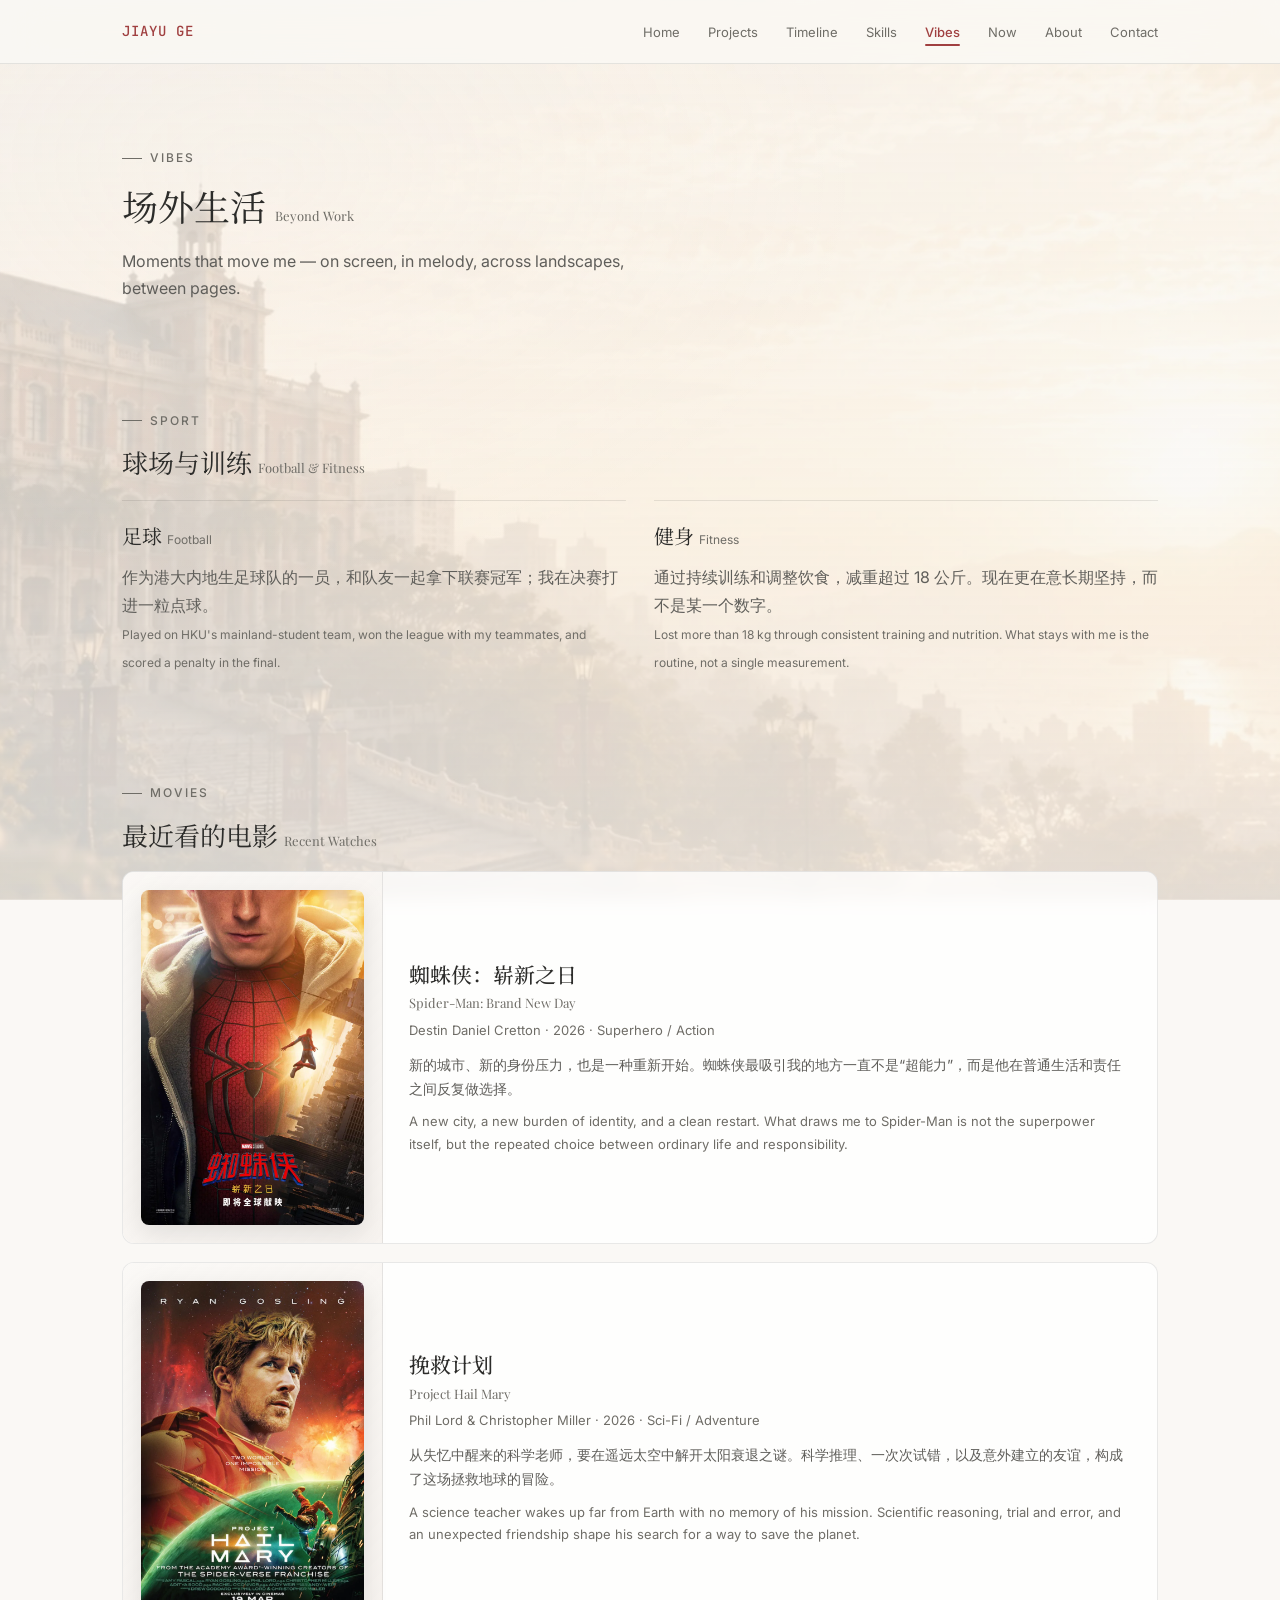
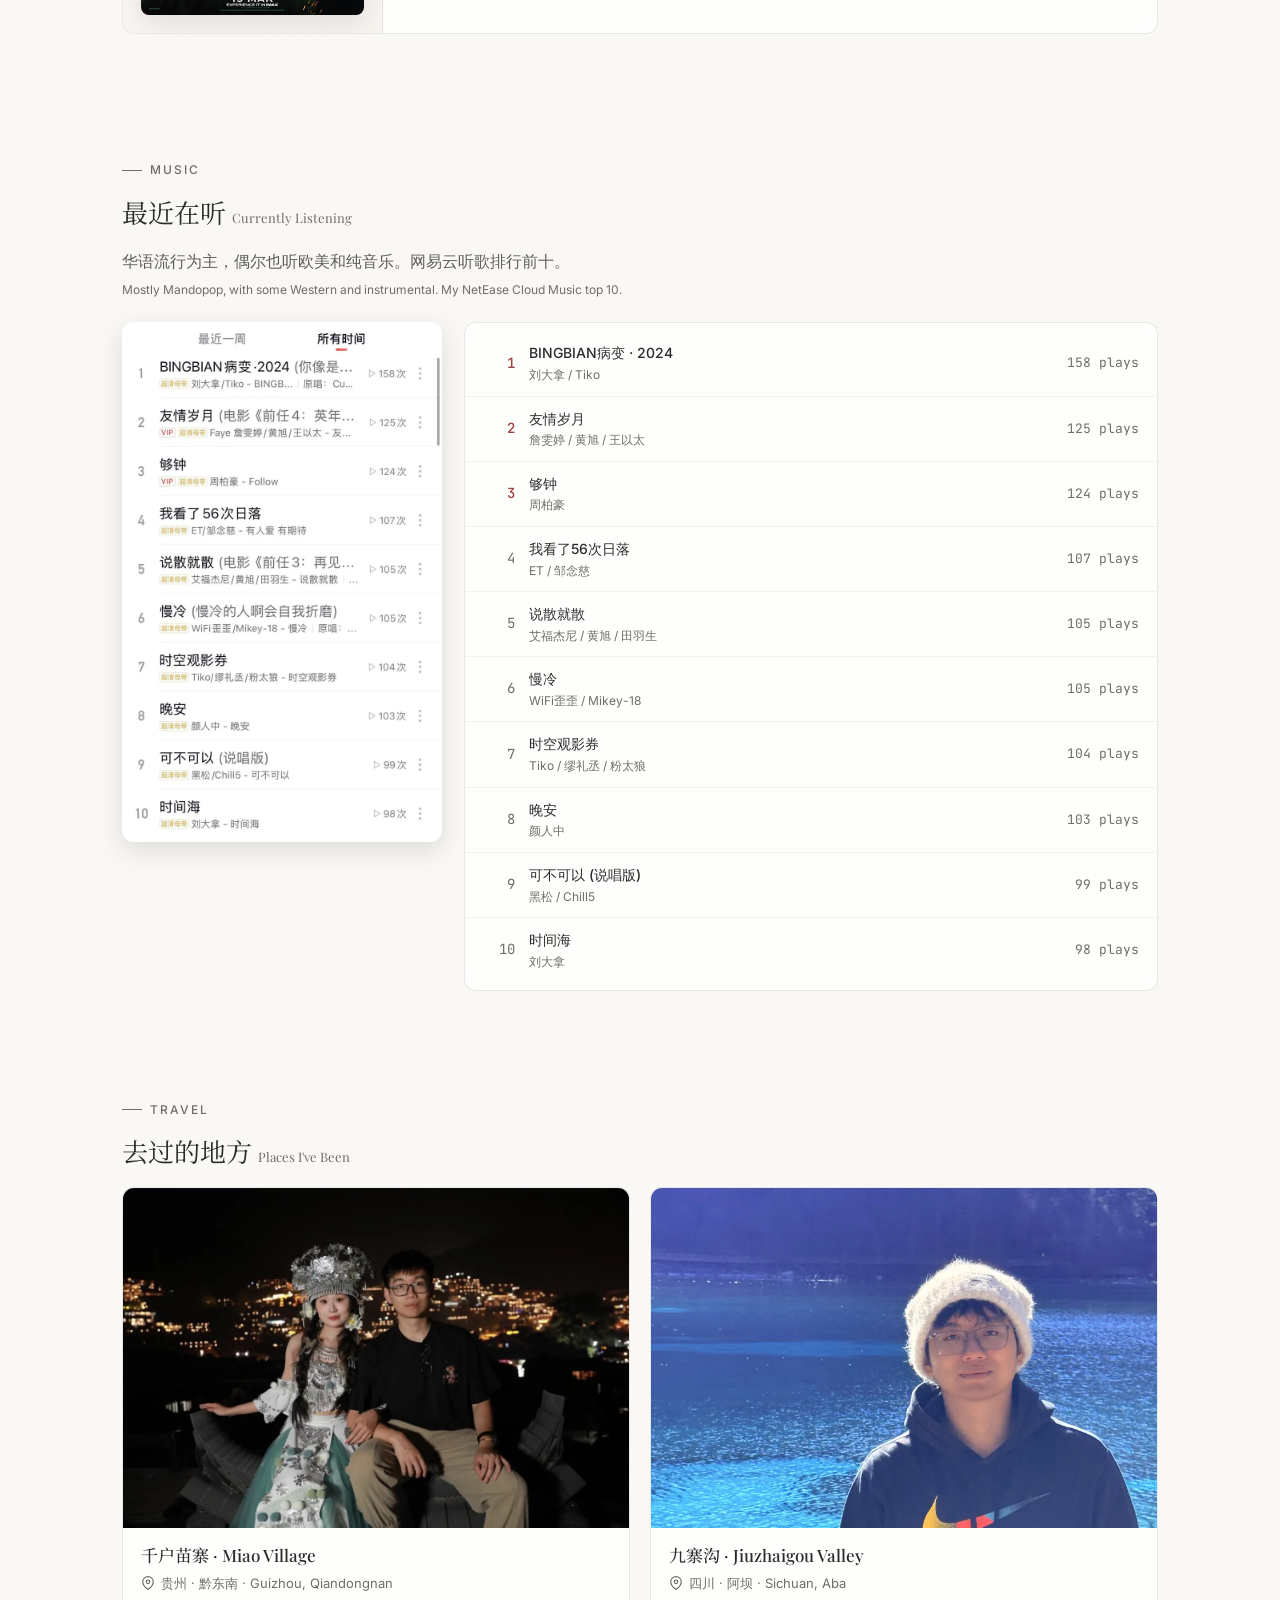
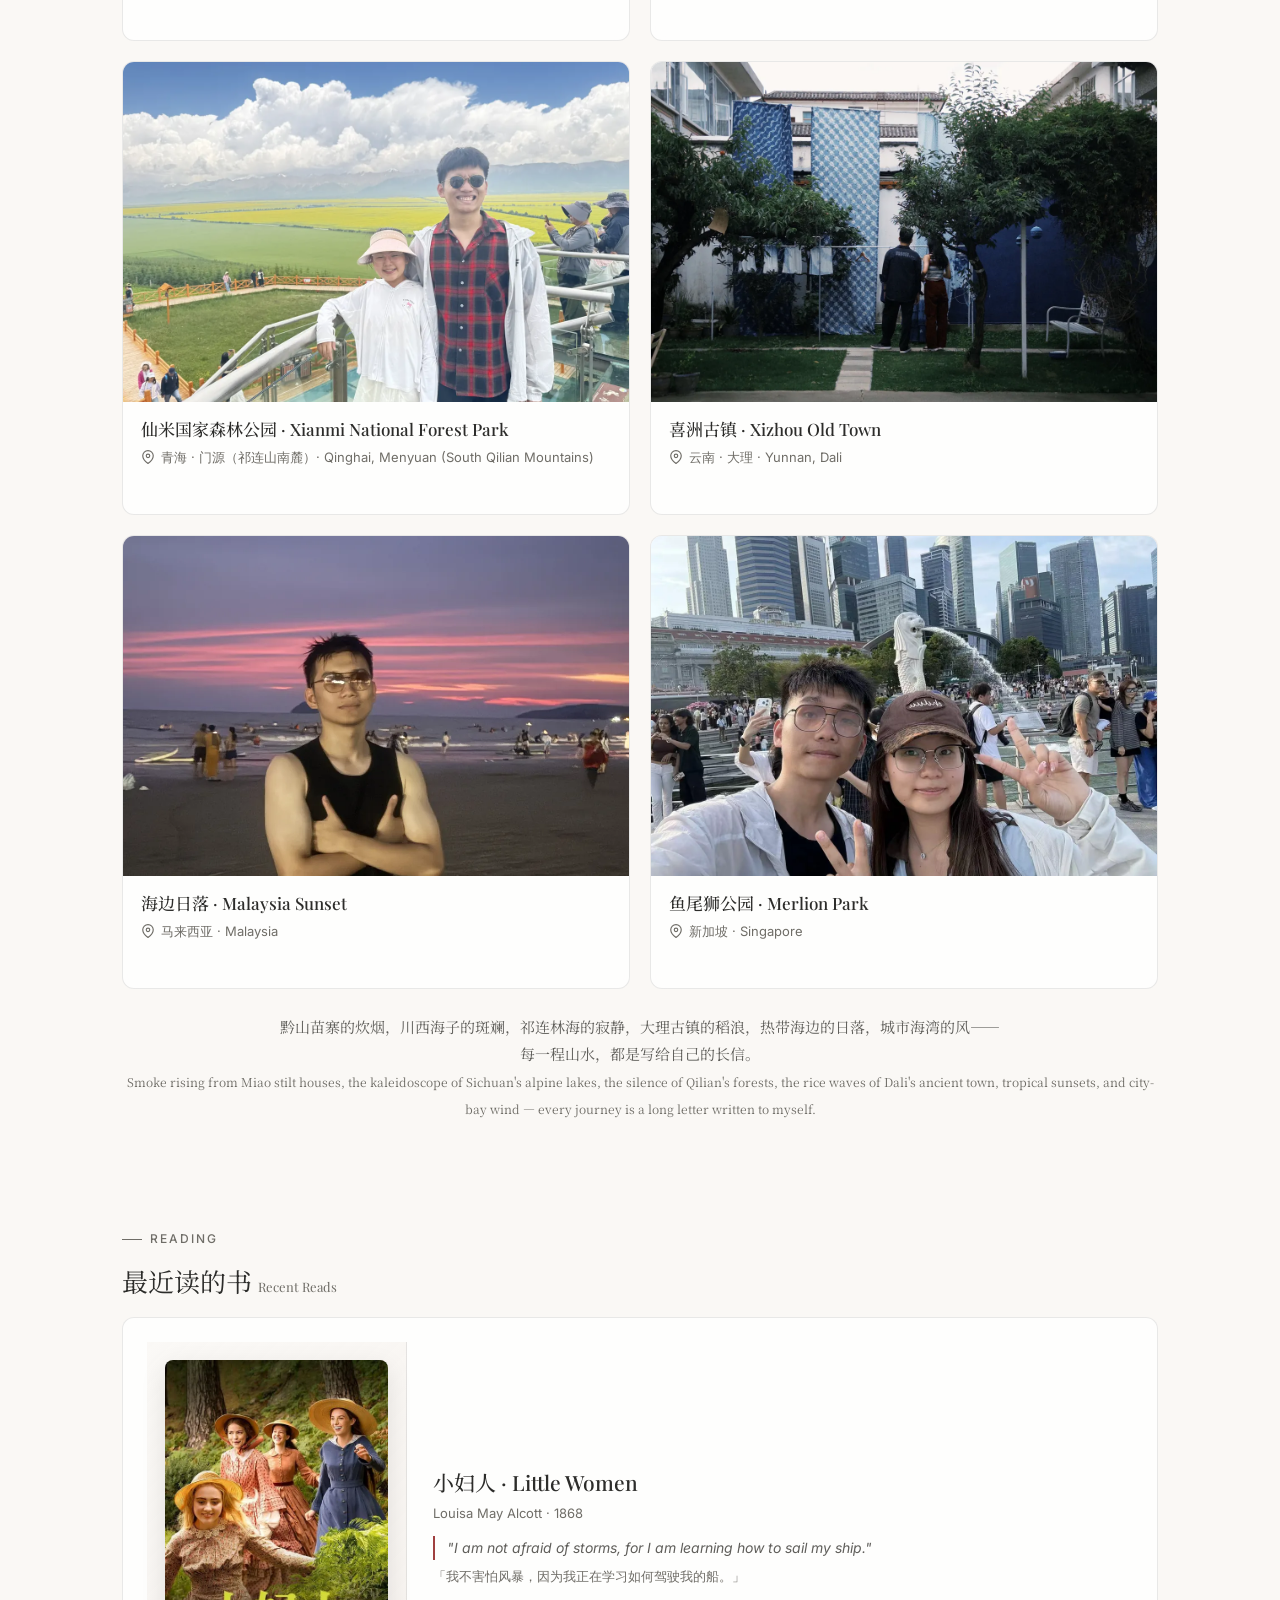
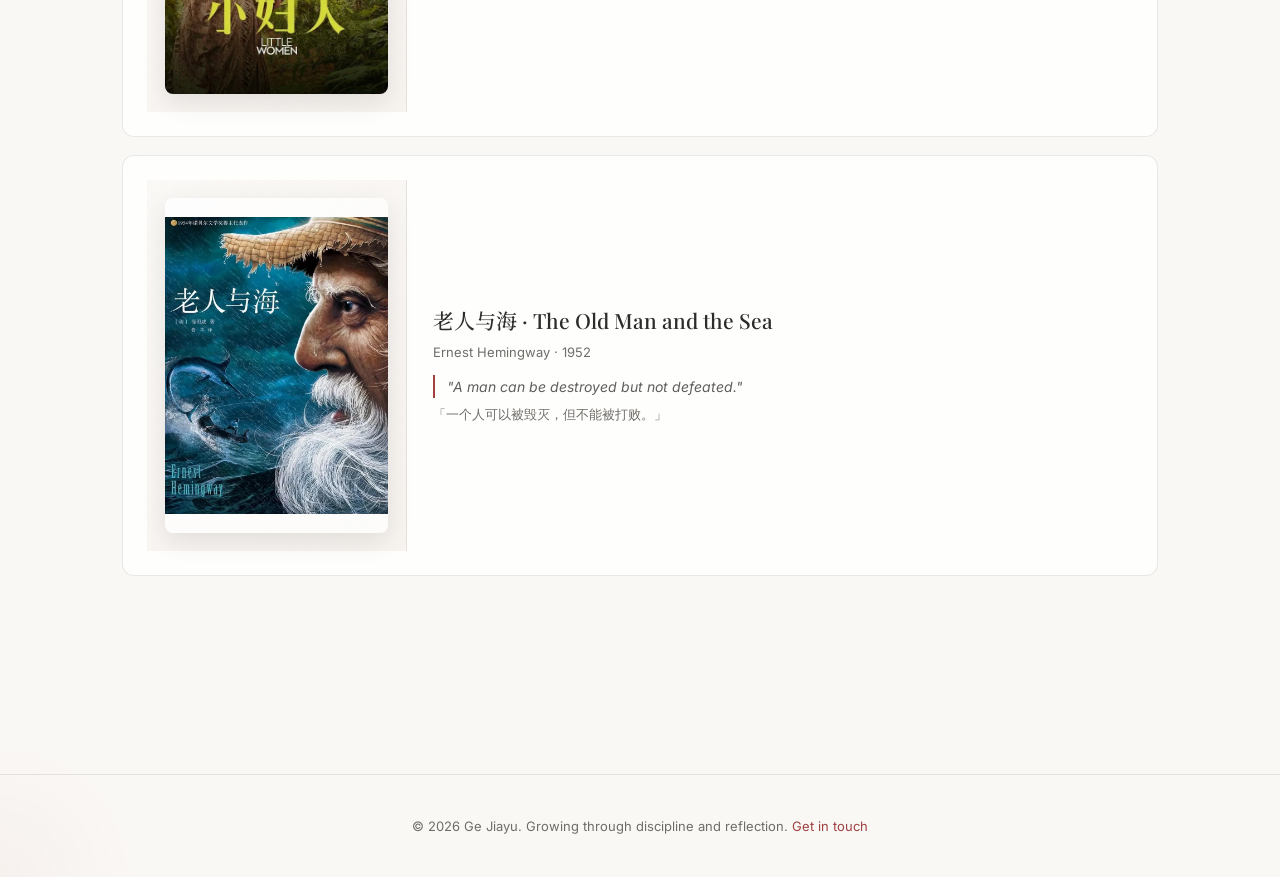
<file: vibes.html>
<!DOCTYPE html>
<html lang="zh-CN">
<head>
  <meta charset="UTF-8">
  <meta name="viewport" content="width=device-width, initial-scale=1.0">
  <title>Vibes — Ge Jiayu</title>
  <link rel="canonical" href="https://gejiayu.top/vibes.html">
  <link rel="icon" type="image/svg+xml" href="assets/favicon.svg">
  <link rel="apple-touch-icon" href="assets/favicon.svg">
  <meta name="description" content="葛家羽的场外生活：足球、健身、电影、音乐、旅行与阅读，以及那些值得留下的照片和时刻。">
  <meta name="theme-color" content="#A04040">
  <meta property="og:type" content="website">
  <meta property="og:title" content="Vibes — Ge Jiayu">
  <meta property="og:description" content="葛家羽（Ge Jiayu）的个人网站 — 香港大学 AI & Data Science 方向大二学生。记录我的成长、项目、技能与热爱：我先成为我自己。">
  <meta property="og:url" content="https://gejiayu.top/vibes.html">
  <meta property="og:image" content="https://gejiayu.top/assets/hero-bg.webp">
  <meta name="twitter:card" content="summary_large_image">
  <meta name="twitter:title" content="Vibes — Ge Jiayu">
  <meta name="twitter:description" content="葛家羽（Ge Jiayu）的个人网站 — 香港大学 AI & Data Science 方向大二学生。记录我的成长、项目、技能与热爱：我先成为我自己。">
  <meta name="twitter:image" content="https://gejiayu.top/assets/hero-bg.webp">

  <link rel="preconnect" href="https://fonts.googleapis.com">
  <link rel="preconnect" href="https://fonts.gstatic.com" crossorigin>
  <link href="https://fonts.googleapis.com/css2?family=Inter:wght@400;500&family=Playfair+Display:wght@400;500&family=Noto+Serif+SC:wght@400;500&family=JetBrains+Mono:wght@400;500&display=swap" rel="stylesheet">
  <link rel="stylesheet" href="css/style.css"><style>
    .vibes-movie-card,
    .book-card {
      display: grid;
      grid-template-columns: minmax(180px, 260px) minmax(0, 1fr);
      gap: 0;
      background: var(--bg-card);
      backdrop-filter: blur(8px);
      -webkit-backdrop-filter: blur(8px);
      border-radius: 12px;
      border: 0.5px solid var(--border);
      overflow: hidden;
      margin-bottom: 18px;
      min-width: 0;
    }

    .vibes-movie-media,
    .book-media {
      display: flex;
      align-items: center;
      justify-content: center;
      padding: 18px;
      background: linear-gradient(135deg, rgba(250,248,245,0.92), rgba(245,240,235,0.78));
      border-right: 0.5px solid var(--border);
    }

    .vibes-poster-frame,
    .book-cover-frame {
      width: 100%;
      aspect-ratio: 2 / 3;
      display: flex;
      align-items: center;
      justify-content: center;
      border-radius: 8px;
      overflow: hidden;
      background: rgba(255,255,255,0.72);
      box-shadow: 0 8px 26px rgba(0,0,0,0.10);
    }

    .vibes-movie-poster,
    .book-cover {
      width: 100%;
      height: 100%;
      object-fit: contain;
      display: block;
    }

    .vibes-movie-info,
    .book-info {
      min-width: 0;
      padding: 24px 26px;
      display: flex;
      flex-direction: column;
      justify-content: center;
    }

    .vibes-movie-title,
    .book-title {
      font-family: var(--font-display);
      font-size: 21px;
      font-weight: 500;
      color: var(--text-primary);
      margin-bottom: 6px;
      line-height: 1.35;
      overflow-wrap: anywhere;
    }

    .vibes-movie-meta,
    .book-author {
      font-size: 13px;
      color: var(--text-muted);
      margin-bottom: 12px;
      overflow-wrap: anywhere;
    }

    .vibes-movie-title-en {
      display: block;
      margin-top: 5px;
      font-size: 13px;
      font-weight: 400;
      color: var(--text-muted);
      line-height: 1.5;
    }

    .vibes-movie-desc,
    .book-quote {
      font-size: 14px;
      color: var(--text-secondary);
      line-height: 1.7;
      overflow-wrap: anywhere;
    }

    .vibes-movie-desc-en {
      display: block;
      margin-top: 10px;
      font-size: 13px;
      color: var(--text-muted);
    }

    .book-quote {
      font-style: italic;
      border-left: 2px solid var(--primary);
      padding-left: 12px;
    }

    .book-quote-cn {
      font-size: 13px;
      color: var(--text-muted);
      margin-top: 6px;
      line-height: 1.6;
    }

    .music-ranking-wrapper {
      display: grid;
      grid-template-columns: minmax(220px, 320px) minmax(0, 1fr);
      gap: 22px;
      align-items: start;
    }

    .music-ranking-img {
      width: 100%;
      max-height: 520px;
      object-fit: contain;
      object-position: top;
      display: block;
      border-radius: 12px;
      box-shadow: 0 8px 26px rgba(0,0,0,0.12);
      background: #fff;
    }

    .music-ranking-list {
      padding: 8px 0;
      overflow: hidden;
    }

    .music-rank-item {
      display: grid;
      grid-template-columns: 32px minmax(0, 1fr) auto;
      align-items: center;
      gap: 14px;
      min-height: 48px;
      padding: 10px 18px;
      border-bottom: 1px solid rgba(44,44,42,0.06);
      transition: background 0.2s;
    }

    .music-rank-item:hover {
      background: rgba(255,255,255,0.38);
    }

    .music-rank-num {
      font-family: var(--font-mono);
      font-size: 14px;
      color: var(--text-muted);
      text-align: right;
    }

    .music-rank-num.top3 {
      color: var(--primary);
      font-weight: 500;
    }

    .music-rank-info {
      min-width: 0;
    }

    .music-rank-name {
      font-size: 14px;
      font-weight: 500;
      color: var(--text-primary);
      white-space: nowrap;
      overflow: hidden;
      text-overflow: ellipsis;
    }

    .music-rank-artist {
      font-size: 12px;
      color: var(--text-muted);
      white-space: nowrap;
      overflow: hidden;
      text-overflow: ellipsis;
    }

    .music-rank-count {
      font-family: var(--font-mono);
      font-size: 13px;
      color: var(--text-muted);
      white-space: nowrap;
      text-align: right;
    }

    .travel-grid {
      display: grid;
      grid-template-columns: repeat(2, minmax(0, 1fr));
      gap: 20px;
      margin-top: 20px;
    }

    .travel-dest {
      position: relative;
      border-radius: 12px;
      overflow: hidden;
      background: var(--bg-card);
      backdrop-filter: blur(8px);
      -webkit-backdrop-filter: blur(8px);
      border: 0.5px solid var(--border);
      transition: transform 0.3s, box-shadow 0.3s;
    }

    .travel-dest:hover {
      transform: translateY(-4px);
      box-shadow: var(--shadow-md);
    }

    .travel-dest-photo {
      width: 100%;
      height: clamp(220px, 30vw, 340px);
      object-fit: cover;
      display: block;
      background: var(--bg-warm);
    }

    .travel-dest-body {
      min-height: 112px;
      padding: 16px 18px 18px;
    }

    .travel-dest-name {
      font-family: var(--font-display);
      font-size: 17px;
      font-weight: 500;
      color: var(--text-primary);
      line-height: 1.4;
    }

    .travel-dest-loc {
      font-size: 13px;
      color: var(--text-muted);
      margin-top: 6px;
      display: flex;
      align-items: flex-start;
      gap: 6px;
      line-height: 1.5;
    }

    .travel-dest-loc svg {
      flex: 0 0 auto;
      margin-top: 2px;
    }

    .travel-poem {
      margin-top: 24px;
      text-align: center;
      font-family: 'Noto Serif SC', serif;
      font-size: 15px;
      color: var(--text-secondary);
      line-height: 1.8;
      opacity: 0.9;
    }

    @media (max-width: 768px) {
      .vibes-movie-card,
      .book-card,
      .music-ranking-wrapper,
      .travel-grid {
        grid-template-columns: 1fr;
      }

      .vibes-movie-media,
      .book-media {
        border-right: 0;
        border-bottom: 0.5px solid var(--border);
      }

      .vibes-poster-frame,
      .book-cover-frame {
        max-width: 280px;
      }

      .vibes-movie-info,
      .book-info {
        padding: 18px;
      }

      .music-ranking-img {
        max-width: 360px;
        margin: 0 auto;
      }

      .music-rank-item {
        grid-template-columns: 28px minmax(0, 1fr) auto;
        gap: 10px;
        padding: 10px 14px;
      }
    }

    @media (max-width: 480px) {
      .vibes-movie-media,
      .book-media {
        padding: 14px;
      }

      .vibes-poster-frame,
      .book-cover-frame {
        max-width: 240px;
      }

      .vibes-movie-info,
      .book-info {
        padding: 16px;
      }

      .travel-dest-body {
        min-height: auto;
      }
    }
  </style>
</head>
<body>

<!-- Navigation -->
<nav class="nav">
  <div class="nav-inner">
    <a href="index.html" class="nav-logo">JIAYU GE</a>
    <ul class="nav-links">
      <li><a href="index.html">Home</a></li>
      <li><a href="projects.html">Projects</a></li>
      <li><a href="timeline.html">Timeline</a></li>
      <li><a href="skills.html">Skills</a></li>
      <li><a href="vibes.html">Vibes</a></li>
      <li><a href="now.html">Now</a></li>
      <li><a href="about.html">About</a></li>
      <li><a href="contact.html">Contact</a></li>
    </ul>
    <div class="nav-hamburger"><span></span><span></span><span></span></div>
  </div>
</nav>

<!-- Page Header -->
<section class="section" style="padding-top: 140px;">
  <div class="container">
    <p class="section-label reveal">Vibes</p>
    <h1 class="section-title reveal reveal-delay-1">场外生活 <span style="font-size:13px;color:var(--text-muted);">Beyond Work</span></h1>
    <p class="section-desc reveal reveal-delay-2">Moments that move me — on screen, in melody, across landscapes, between pages.</p>
  </div>
</section>

<!-- Sport -->
<section class="section" style="padding-top: 0;">
  <div class="container">
    <p class="section-label reveal">Sport</p>
    <h2 class="section-title reveal reveal-delay-1" style="font-size: 26px;">球场与训练 <span style="font-size:13px;color:var(--text-muted);">Football &amp; Fitness</span></h2>
    <div class="vibes-sport-grid">
      <div class="vibes-sport reveal">
        <h3>足球 <span>Football</span></h3>
        <p>作为港大内地生足球队的一员，和队友一起拿下联赛冠军；我在决赛打进一粒点球。<br><small>Played on HKU's mainland-student team, won the league with my teammates, and scored a penalty in the final.</small></p>
      </div>
      <div class="vibes-sport reveal reveal-delay-1">
        <h3>健身 <span>Fitness</span></h3>
        <p>通过持续训练和调整饮食，减重超过 18 公斤。现在更在意长期坚持，而不是某一个数字。<br><small>Lost more than 18 kg through consistent training and nutrition. What stays with me is the routine, not a single measurement.</small></p>
      </div>
    </div>
  </div>
</section>

<!-- 电影 -->
<section class="section" style="padding-top: 0;">
  <div class="container">
    <p class="section-label reveal">Movies</p>
    <h2 class="section-title reveal reveal-delay-1" style="font-size: 26px;">最近看的电影 <span style="font-size:13px;color:var(--text-muted);">Recent Watches</span></h2>

    <!-- Spider-Man: Brand New Day -->
    <div class="vibes-movie-card reveal reveal-delay-2" style="margin-top: 20px;">
      <div class="vibes-movie-media">
        <div class="vibes-poster-frame">
          <img width="800" height="1200" loading="lazy" decoding="async" class="vibes-movie-poster" src="assets/movie-spiderman-brand-new-day.webp" alt="蜘蛛侠：崭新之日">
        </div>
      </div>
      <div class="vibes-movie-info">
        <h3 class="vibes-movie-title">蜘蛛侠：崭新之日 <span class="vibes-movie-title-en" lang="en">Spider-Man: Brand New Day</span></h3>
        <div class="vibes-movie-meta">Destin Daniel Cretton · 2026 · Superhero / Action</div>
        <div class="vibes-movie-desc">新的城市、新的身份压力，也是一种重新开始。蜘蛛侠最吸引我的地方一直不是“超能力”，而是他在普通生活和责任之间反复做选择。<span class="vibes-movie-desc-en" lang="en">A new city, a new burden of identity, and a clean restart. What draws me to Spider-Man is not the superpower itself, but the repeated choice between ordinary life and responsibility.</span></div>
      </div>
    </div>

    <!-- Project Hail Mary -->
    <div class="vibes-movie-card reveal">
      <div class="vibes-movie-media">
        <div class="vibes-poster-frame">
          <img width="800" height="1200" loading="lazy" decoding="async" class="vibes-movie-poster" src="assets/movie-project-hail-mary.webp" alt="挽救计划 Project Hail Mary 官方电影海报">
        </div>
      </div>
      <div class="vibes-movie-info">
        <h3 class="vibes-movie-title">挽救计划 <span class="vibes-movie-title-en" lang="en">Project Hail Mary</span></h3>
        <div class="vibes-movie-meta">Phil Lord &amp; Christopher Miller · 2026 · Sci-Fi / Adventure</div>
        <div class="vibes-movie-desc">从失忆中醒来的科学老师，要在遥远太空中解开太阳衰退之谜。科学推理、一次次试错，以及意外建立的友谊，构成了这场拯救地球的冒险。<span class="vibes-movie-desc-en" lang="en">A science teacher wakes up far from Earth with no memory of his mission. Scientific reasoning, trial and error, and an unexpected friendship shape his search for a way to save the planet.</span></div>
      </div>
    </div>
  </div>
</section>

<!-- 音乐 -->
<section class="section" style="padding-top: 0;">
  <div class="container">
    <p class="section-label reveal">Music</p>
    <h2 class="section-title reveal reveal-delay-1" style="font-size: 26px;">最近在听 <span style="font-size:13px;color:var(--text-muted);">Currently Listening</span></h2>
    <p class="section-desc reveal reveal-delay-2" style="margin-top: 4px;">华语流行为主，偶尔也听欧美和纯音乐。网易云听歌排行前十。<br><span style="font-size:12px;color:var(--text-muted);">Mostly Mandopop, with some Western and instrumental. My NetEase Cloud Music top 10.</span></p>

    <div class="music-ranking-wrapper reveal reveal-delay-1" style="margin-top: 20px;">
      <img width="800" height="1268" loading="lazy" decoding="async" class="music-ranking-img" src="assets/music-ranking.webp" alt="听歌排行截图">
      <div class="card music-ranking-list">
        <div class="music-rank-item">
          <span class="music-rank-num top3">1</span>
          <div class="music-rank-info">
            <div class="music-rank-name">BINGBIAN病变 · 2024</div>
            <div class="music-rank-artist">刘大拿 / Tiko</div>
          </div>
          <span class="music-rank-count">158 plays</span>
        </div>
        <div class="music-rank-item">
          <span class="music-rank-num top3">2</span>
          <div class="music-rank-info">
            <div class="music-rank-name">友情岁月</div>
            <div class="music-rank-artist">詹雯婷 / 黄旭 / 王以太</div>
          </div>
          <span class="music-rank-count">125 plays</span>
        </div>
        <div class="music-rank-item">
          <span class="music-rank-num top3">3</span>
          <div class="music-rank-info">
            <div class="music-rank-name">够钟</div>
            <div class="music-rank-artist">周柏豪</div>
          </div>
          <span class="music-rank-count">124 plays</span>
        </div>
        <div class="music-rank-item">
          <span class="music-rank-num">4</span>
          <div class="music-rank-info">
            <div class="music-rank-name">我看了56次日落</div>
            <div class="music-rank-artist">ET / 邹念慈</div>
          </div>
          <span class="music-rank-count">107 plays</span>
        </div>
        <div class="music-rank-item">
          <span class="music-rank-num">5</span>
          <div class="music-rank-info">
            <div class="music-rank-name">说散就散</div>
            <div class="music-rank-artist">艾福杰尼 / 黄旭 / 田羽生</div>
          </div>
          <span class="music-rank-count">105 plays</span>
        </div>
        <div class="music-rank-item">
          <span class="music-rank-num">6</span>
          <div class="music-rank-info">
            <div class="music-rank-name">慢冷</div>
            <div class="music-rank-artist">WiFi歪歪 / Mikey-18</div>
          </div>
          <span class="music-rank-count">105 plays</span>
        </div>
        <div class="music-rank-item">
          <span class="music-rank-num">7</span>
          <div class="music-rank-info">
            <div class="music-rank-name">时空观影券</div>
            <div class="music-rank-artist">Tiko / 缪礼丞 / 粉太狼</div>
          </div>
          <span class="music-rank-count">104 plays</span>
        </div>
        <div class="music-rank-item">
          <span class="music-rank-num">8</span>
          <div class="music-rank-info">
            <div class="music-rank-name">晚安</div>
            <div class="music-rank-artist">颜人中</div>
          </div>
          <span class="music-rank-count">103 plays</span>
        </div>
        <div class="music-rank-item">
          <span class="music-rank-num">9</span>
          <div class="music-rank-info">
            <div class="music-rank-name">可不可以 (说唱版)</div>
            <div class="music-rank-artist">黑松 / Chill5</div>
          </div>
          <span class="music-rank-count">99 plays</span>
        </div>
        <div class="music-rank-item" style="border-bottom: none;">
          <span class="music-rank-num">10</span>
          <div class="music-rank-info">
            <div class="music-rank-name">时间海</div>
            <div class="music-rank-artist">刘大拿</div>
          </div>
          <span class="music-rank-count">98 plays</span>
        </div>
      </div>
    </div>
  </div>
</section>

<!-- 旅游 -->
<section class="section" style="padding-top: 0;">
  <div class="container">
    <p class="section-label reveal">Travel</p>
    <h2 class="section-title reveal reveal-delay-1" style="font-size: 26px;">去过的地方 <span style="font-size:13px;color:var(--text-muted);">Places I've Been</span></h2>

    <div class="travel-grid">

      <!-- 贵州 -->
      <div class="travel-dest reveal">
        <img loading="lazy" decoding="async" class="travel-dest-photo" src="assets/travel-guizhou.webp" alt="千户苗寨" width="1200" height="800" style="object-position: 50% 25%;">
        <div class="travel-dest-body">
          <div class="travel-dest-name">千户苗寨 · Miao Village</div>
          <div class="travel-dest-loc">
            <svg width="14" height="14" viewBox="0 0 24 24" fill="none" stroke="currentColor" stroke-width="2" stroke-linecap="round" stroke-linejoin="round"><path d="M21 10c0 7-9 13-9 13s-9-6-9-13a9 9 0 0 1 18 0z"/><circle cx="12" cy="10" r="3"/></svg>
            贵州 · 黔东南 · Guizhou, Qiandongnan
          </div>
        </div>
      </div>

      <!-- 四川 -->
      <div class="travel-dest reveal reveal-delay-1">
        <img loading="lazy" decoding="async" class="travel-dest-photo" src="assets/travel-sichuan.webp" alt="九寨沟" width="800" height="1066" style="object-position: 50% 30%;">
        <div class="travel-dest-body">
          <div class="travel-dest-name">九寨沟 · Jiuzhaigou Valley</div>
          <div class="travel-dest-loc">
            <svg width="14" height="14" viewBox="0 0 24 24" fill="none" stroke="currentColor" stroke-width="2" stroke-linecap="round" stroke-linejoin="round"><path d="M21 10c0 7-9 13-9 13s-9-6-9-13a9 9 0 0 1 18 0z"/><circle cx="12" cy="10" r="3"/></svg>
            四川 · 阿坝 · Sichuan, Aba
          </div>
        </div>
      </div>

      <!-- 青海 -->
      <div class="travel-dest reveal reveal-delay-2">
        <img width="1200" height="900" loading="lazy" decoding="async" class="travel-dest-photo" src="assets/travel-qinghai.webp" alt="仙米国家森林公园">
        <div class="travel-dest-body">
          <div class="travel-dest-name">仙米国家森林公园 · Xianmi National Forest Park</div>
          <div class="travel-dest-loc">
            <svg width="14" height="14" viewBox="0 0 24 24" fill="none" stroke="currentColor" stroke-width="2" stroke-linecap="round" stroke-linejoin="round"><path d="M21 10c0 7-9 13-9 13s-9-6-9-13a9 9 0 0 1 18 0z"/><circle cx="12" cy="10" r="3"/></svg>
            青海 · 门源（祁连山南麓）· Qinghai, Menyuan (South Qilian Mountains)
          </div>
        </div>
      </div>

      <!-- 云南 -->
      <div class="travel-dest reveal reveal-delay-3">
        <img width="1200" height="899" loading="lazy" decoding="async" class="travel-dest-photo" src="assets/travel-yunnan.webp" alt="喜洲古镇">
        <div class="travel-dest-body">
          <div class="travel-dest-name">喜洲古镇 · Xizhou Old Town</div>
          <div class="travel-dest-loc">
            <svg width="14" height="14" viewBox="0 0 24 24" fill="none" stroke="currentColor" stroke-width="2" stroke-linecap="round" stroke-linejoin="round"><path d="M21 10c0 7-9 13-9 13s-9-6-9-13a9 9 0 0 1 18 0z"/><circle cx="12" cy="10" r="3"/></svg>
            云南 · 大理 · Yunnan, Dali
          </div>
        </div>
      </div>

      <!-- 马来西亚 -->
      <div class="travel-dest reveal">
        <img width="900" height="1200" loading="lazy" decoding="async" class="travel-dest-photo" src="assets/travel-malaysia.webp" alt="马来西亚海边日落" style="object-position: 50% 43%;">
        <div class="travel-dest-body">
          <div class="travel-dest-name">海边日落 · Malaysia Sunset</div>
          <div class="travel-dest-loc">
            <svg width="14" height="14" viewBox="0 0 24 24" fill="none" stroke="currentColor" stroke-width="2" stroke-linecap="round" stroke-linejoin="round"><path d="M21 10c0 7-9 13-9 13s-9-6-9-13a9 9 0 0 1 18 0z"/><circle cx="12" cy="10" r="3"/></svg>
            马来西亚 · Malaysia
          </div>
        </div>
      </div>

      <!-- 新加坡 -->
      <div class="travel-dest reveal reveal-delay-1">
        <img width="1200" height="900" loading="lazy" decoding="async" class="travel-dest-photo" src="assets/travel-singapore.webp" alt="新加坡鱼尾狮公园" style="object-position: 50% 45%;">
        <div class="travel-dest-body">
          <div class="travel-dest-name">鱼尾狮公园 · Merlion Park</div>
          <div class="travel-dest-loc">
            <svg width="14" height="14" viewBox="0 0 24 24" fill="none" stroke="currentColor" stroke-width="2" stroke-linecap="round" stroke-linejoin="round"><path d="M21 10c0 7-9 13-9 13s-9-6-9-13a9 9 0 0 1 18 0z"/><circle cx="12" cy="10" r="3"/></svg>
            新加坡 · Singapore
          </div>
        </div>
      </div>

    </div>

    <div class="travel-poem reveal reveal-delay-1">
      黔山苗寨的炊烟，川西海子的斑斓，祁连林海的寂静，大理古镇的稻浪，热带海边的日落，城市海湾的风——<br>每一程山水，都是写给自己的长信。<br><span style="font-size:12px;color:var(--text-muted);">Smoke rising from Miao stilt houses, the kaleidoscope of Sichuan's alpine lakes, the silence of Qilian's forests, the rice waves of Dali's ancient town, tropical sunsets, and city-bay wind — every journey is a long letter written to myself.</span>
    </div>
  </div>
</section>

<!-- 读书 -->
<section class="section" style="padding-top: 0;">
  <div class="container">
    <p class="section-label reveal">Reading</p>
    <h2 class="section-title reveal reveal-delay-1" style="font-size: 26px;">最近读的书 <span style="font-size:13px;color:var(--text-muted);">Recent Reads</span></h2>

    <!-- 小妇人 -->
    <div class="book-card reveal reveal-delay-2" style="margin-top: 20px;">
      <div class="book-media">
        <div class="book-cover-frame">
          <img width="500" height="750" loading="lazy" decoding="async" class="book-cover" src="assets/book-littlewomen.webp" alt="小妇人">
        </div>
      </div>
      <div class="book-info">
        <div class="book-title">小妇人 · Little Women</div>
        <div class="book-author">Louisa May Alcott · 1868</div>
        <div class="book-quote">"I am not afraid of storms, for I am learning how to sail my ship."</div>
        <div class="book-quote-cn">「我不害怕风暴，因为我正在学习如何驾驶我的船。」</div>
      </div>
    </div>

    <!-- 老人与海 -->
    <div class="book-card reveal">
      <div class="book-media">
        <div class="book-cover-frame">
          <img width="800" height="1066" loading="lazy" decoding="async" class="book-cover" src="assets/book-oldman.webp" alt="老人与海">
        </div>
      </div>
      <div class="book-info">
        <div class="book-title">老人与海 · The Old Man and the Sea</div>
        <div class="book-author">Ernest Hemingway · 1952</div>
        <div class="book-quote">"A man can be destroyed but not defeated."</div>
        <div class="book-quote-cn">「一个人可以被毁灭，但不能被打败。」</div>
      </div>
    </div>
  </div>
</section>

<!-- Footer -->
<footer class="footer">
  <div class="container">
    <p class="footer-text">&copy; 2026 Ge Jiayu. Growing through discipline and reflection. <a href="contact.html">Get in touch</a></p>
  </div>
</footer>

<script src="js/main.js"></script>
</body>
</html>
</file>
<file: css/style.css>
/* Source: Ge Jiayu / https://gejiayu.top/. Layout reuse permitted; personal imagery excluded. See LICENSE and ASSET-RIGHTS.md. */
/* ========== RESET & BASE ========== */
*, *::before, *::after {
  margin: 0;
  padding: 0;
  box-sizing: border-box;
}

:root {
  /* Colors */
  --primary: #A04040;
  --primary-light: #C86060;
  --primary-bg: rgba(160, 64, 64, 0.06);
  --accent: #185FA5;
  --accent-light: #378ADD;
  --accent-bg: rgba(55, 138, 221, 0.06);
  --green: #0F6E56;
  --green-bg: rgba(15, 110, 86, 0.06);
  --amber: #BA7517;
  --amber-bg: rgba(186, 117, 23, 0.06);
  --pink: #993556;
  --pink-bg: rgba(153, 53, 86, 0.06);
  --bg: #FAF8F5;
  --bg-card: rgba(255, 255, 255, 0.78);
  --bg-warm: #F5F0EB;
  --text-primary: #2C2C2A;
  --text-secondary: #5F5E5A;
  --text-muted: #6F6D67;
  --border: rgba(44, 44, 42, 0.10);
  --border-hover: rgba(44, 44, 42, 0.22);
  --shadow-sm: 0 1px 3px rgba(0,0,0,0.04);
  --shadow-md: 0 4px 16px rgba(0,0,0,0.06);
  --shadow-lg: 0 8px 32px rgba(0,0,0,0.08);

  /* Typography */
  --font-sans: 'Inter', -apple-system, BlinkMacSystemFont, 'Segoe UI', sans-serif;
  --font-display: 'Playfair Display', 'Noto Serif SC', Georgia, serif;
  --font-mono: 'JetBrains Mono', 'Fira Code', monospace;

  /* Spacing */
  --nav-height: 64px;
  --section-padding: 100px 0;
  --container-width: 1100px;
  --gap: 24px;
}

html {
  scroll-behavior: smooth;
  -webkit-font-smoothing: antialiased;
  -moz-osx-font-smoothing: grayscale;
}

body {
  font-family: var(--font-sans);
  color: var(--text-primary);
  background-color: var(--bg);
  line-height: 1.7;
  font-size: 16px;
  overflow-x: hidden;
  /* Prevent text-first rendering: invisible until .page-loaded */
  opacity: 0;
  transition: opacity 0.5s cubic-bezier(0.22, 1, 0.36, 1);
}

/* Show page after background ready */
body.page-loaded {
  opacity: 1;
}

/* Fade-out state during navigation */
body.page-leaving {
  opacity: 0;
  pointer-events: none;
}

/* Background texture — HKU cinematic architectural (inner pages) */
body::before {
  content: '';
  position: fixed;
  top: 0;
  left: 0;
  width: 100%;
  height: 100%;
  pointer-events: none;
  z-index: 0;
  background-image: url('../assets/inner-bg.webp');
  background-size: cover;
  background-position: center 25%;
  background-repeat: no-repeat;
  opacity: 0.38;
  filter: saturate(0.9);
}

/* Light warm overlay tint on background */
body::after {
  content: '';
  position: fixed;
  top: 0;
  left: 0;
  width: 100%;
  height: 100%;
  pointer-events: none;
  z-index: 0;
  background:
    radial-gradient(ellipse 600px 400px at 20% 20%, rgba(255,250,245,0.15), transparent),
    linear-gradient(to bottom, rgba(250,248,245,0.2) 0%, rgba(250,248,245,0.45) 70%, rgba(250,248,245,0.55) 100%);
}

/* ========== PAGE TRANSITION ========== */

/* Transition overlay — slides in during navigation */
.page-transition-overlay {
  position: fixed;
  top: 0;
  left: 0;
  width: 100vw;
  height: 100vh;
  z-index: 9999;
  background: var(--bg);
  pointer-events: none;
  opacity: 0;
  transition: opacity 0.45s cubic-bezier(0.22, 1, 0.36, 1);
}

.page-transition-overlay.active {
  opacity: 1;
  pointer-events: all;
}

/* ========== NAVIGATION ========== */
.nav {
  position: fixed;
  top: 0;
  left: 0;
  width: 100%;
  height: var(--nav-height);
  z-index: 1000;
  backdrop-filter: blur(20px) saturate(180%);
  -webkit-backdrop-filter: blur(20px) saturate(180%);
  background: rgba(250, 248, 245, 0.85);
  border-bottom: 0.5px solid var(--border);
  transition: box-shadow 0.3s ease;
}

.nav.scrolled {
  box-shadow: var(--shadow-sm);
}

.nav-inner {
  max-width: var(--container-width);
  margin: 0 auto;
  padding: 0 32px;
  height: 100%;
  display: flex;
  align-items: center;
  justify-content: space-between;
}

.nav-logo {
  font-family: var(--font-mono);
  font-size: 14px;
  font-weight: 500;
  color: var(--primary);
  text-decoration: none;
  letter-spacing: 1px;
}

.nav-links {
  display: flex;
  align-items: center;
  gap: 28px;
  list-style: none;
}

.nav-links a {
  text-decoration: none;
  font-size: 13px;
  font-weight: 400;
  color: var(--text-muted);
  transition: color 0.2s ease;
  position: relative;
  padding: 4px 0;
}

.nav-links a:hover {
  color: var(--text-primary);
}

.nav-links a.active {
  color: var(--primary);
  font-weight: 500;
}

.nav-links a.active::after {
  content: '';
  position: absolute;
  bottom: -2px;
  left: 0;
  width: 100%;
  height: 1.5px;
  background: var(--primary);
  border-radius: 1px;
}

/* Mobile hamburger */
.nav-hamburger {
  display: none;
  flex-direction: column;
  gap: 5px;
  cursor: pointer;
  padding: 8px;
  border: 0;
  background: transparent;
  color: inherit;
}

.nav-hamburger span {
  width: 20px;
  height: 1.5px;
  background: var(--text-primary);
  border-radius: 1px;
  transition: all 0.3s ease;
}

.nav-hamburger.open span:nth-child(1) {
  transform: rotate(45deg) translate(4px, 5px);
}
.nav-hamburger.open span:nth-child(2) {
  opacity: 0;
}
.nav-hamburger.open span:nth-child(3) {
  transform: rotate(-45deg) translate(4px, -5px);
}

/* ========== LAYOUT ========== */
.container {
  max-width: var(--container-width);
  margin: 0 auto;
  padding: 0 32px;
  position: relative;
  z-index: 1;
}

.section {
  padding: var(--section-padding);
}

.section-label {
  display: inline-flex;
  align-items: center;
  gap: 8px;
  font-size: 12px;
  font-weight: 500;
  text-transform: uppercase;
  letter-spacing: 2px;
  color: var(--text-muted);
  margin-bottom: 16px;
}

.section-label::before {
  content: '';
  width: 20px;
  height: 1px;
  background: var(--text-muted);
}

.section-title {
  font-family: var(--font-display);
  font-size: 36px;
  font-weight: 400;
  line-height: 1.2;
  margin-bottom: 20px;
  color: var(--text-primary);
}

.section-desc {
  font-size: 16px;
  color: var(--text-secondary);
  max-width: 560px;
  line-height: 1.7;
}

/* ========== CARDS ========== */
.card {
  background: var(--bg-card);
  border-radius: 12px;
  border: 0.5px solid var(--border);
  padding: 28px;
  transition: all 0.3s ease;
  position: relative;
  backdrop-filter: blur(8px);
  -webkit-backdrop-filter: blur(8px);
}

.card:hover {
  border-color: var(--border-hover);
  box-shadow: var(--shadow-md);
  transform: translateY(-3px);
}

.card-label {
  font-size: 11px;
  font-weight: 500;
  letter-spacing: 1px;
  text-transform: uppercase;
  margin-bottom: 12px;
  display: inline-block;
}

.card-title {
  font-family: var(--font-display);
  font-size: 20px;
  font-weight: 400;
  margin-bottom: 8px;
  line-height: 1.3;
}

.card-text {
  font-size: 14px;
  color: var(--text-secondary);
  line-height: 1.7;
}

/* Glassmorphism card */
.card-glass {
  background: rgba(255, 255, 255, 0.6);
  backdrop-filter: blur(12px);
  -webkit-backdrop-filter: blur(12px);
  border: 0.5px solid rgba(255, 255, 255, 0.5);
  border-radius: 12px;
  padding: 28px;
}

/* ========== TAGS ========== */
.tag {
  display: inline-flex;
  align-items: center;
  padding: 4px 12px;
  font-size: 12px;
  font-weight: 400;
  border-radius: 20px;
  border: 0.5px solid var(--border);
  color: var(--text-secondary);
  transition: all 0.2s ease;
}

.tag:hover {
  border-color: var(--border-hover);
  color: var(--text-primary);
}

.tag-primary { background: var(--primary-bg); color: var(--primary); border-color: rgba(160, 64, 64, 0.15); }
.tag-accent { background: var(--accent-bg); color: var(--accent); border-color: rgba(55, 138, 221, 0.15); }
.tag-green { background: var(--green-bg); color: var(--green); border-color: rgba(15, 110, 86, 0.15); }
.tag-amber { background: var(--amber-bg); color: var(--amber); border-color: rgba(186, 117, 23, 0.15); }
.tag-pink { background: var(--pink-bg); color: var(--pink); border-color: rgba(153, 53, 86, 0.15); }

.tags {
  display: flex;
  flex-wrap: wrap;
  gap: 8px;
}

/* ========== BUTTONS ========== */
.btn {
  display: inline-flex;
  align-items: center;
  gap: 8px;
  padding: 12px 24px;
  font-size: 14px;
  font-weight: 500;
  font-family: var(--font-sans);
  border-radius: 8px;
  text-decoration: none;
  cursor: pointer;
  transition: all 0.2s ease;
  border: none;
}

.btn-primary {
  background: var(--primary);
  color: white;
}

.btn-primary:hover {
  background: var(--primary-light);
  box-shadow: 0 4px 12px rgba(160, 64, 64, 0.25);
}

.btn-outline {
  background: transparent;
  color: var(--text-primary);
  border: 0.5px solid var(--border-hover);
}

.btn-outline:hover {
  border-color: var(--primary);
  color: var(--primary);
}

.btn-ghost {
  background: transparent;
  color: var(--text-secondary);
  padding: 8px 16px;
}

.btn-ghost:hover {
  color: var(--text-primary);
  background: rgba(0,0,0,0.03);
}

/* ========== SCROLL REVEAL ========== */
.reveal {
  opacity: 0;
  transform: translateY(24px);
  transition: opacity 0.6s ease, transform 0.6s ease;
}

.reveal.visible {
  opacity: 1;
  transform: translateY(0);
}

.reveal-delay-1 { transition-delay: 0.1s; }
.reveal-delay-2 { transition-delay: 0.2s; }
.reveal-delay-3 { transition-delay: 0.3s; }
.reveal-delay-4 { transition-delay: 0.4s; }

/* ========== CURSOR GLOW ========== */
.cursor-glow {
  position: fixed;
  width: 300px;
  height: 300px;
  border-radius: 50%;
  pointer-events: none;
  z-index: 0;
  background: radial-gradient(circle, rgba(160, 64, 64, 0.04), transparent 70%);
  transform: translate(-50%, -50%);
  transition: left 0.15s ease, top 0.15s ease;
}

/* ========== HERO (Home) ========== */
.hero {
  min-height: 100vh;
  display: flex;
  align-items: center;
  padding-top: var(--nav-height);
  position: relative;
}

.hero-content {
  max-width: 720px;
}

.hero-greeting {
  font-size: 14px;
  color: var(--text-muted);
  margin-bottom: 16px;
  letter-spacing: 1px;
}

.hero-name {
  font-family: var(--font-display);
  font-size: clamp(48px, 7vw, 72px);
  font-weight: 400;
  line-height: 1.1;
  margin-bottom: 16px;
  color: var(--text-primary);
}

.hero-tagline {
  font-size: 20px;
  color: var(--primary);
  font-weight: 400;
  margin-bottom: 12px;
  line-height: 1.5;
}

.hero-motto {
  font-size: 16px;
  color: var(--text-muted);
  font-style: italic;
  margin-bottom: 36px;
  padding-left: 16px;
  border-left: 2px solid var(--primary);
}

.hero-actions {
  display: flex;
  gap: 16px;
  flex-wrap: wrap;
}

/* Metric row */
.hero-metrics {
  display: flex;
  gap: 40px;
  margin-top: 48px;
  padding-top: 32px;
  border-top: 0.5px solid var(--border);
}

.metric-item {
  text-align: left;
}

.metric-number {
  font-family: var(--font-display);
  font-size: 32px;
  font-weight: 400;
  color: var(--text-primary);
  line-height: 1;
}

.metric-label {
  font-size: 12px;
  color: var(--text-muted);
  margin-top: 6px;
  letter-spacing: 0.5px;
}

/* Decorative elements */
.hero-decoration {
  position: absolute;
  right: -60px;
  top: 50%;
  transform: translateY(-50%);
  width: 400px;
  height: 400px;
  opacity: 0.5;
}

.hero-circle-1 {
  position: absolute;
  right: 80px;
  top: 25%;
  width: 200px;
  height: 200px;
  border-radius: 50%;
  border: 0.5px solid rgba(160, 64, 64, 0.12);
}

.hero-circle-2 {
  position: absolute;
  right: 160px;
  top: 35%;
  width: 120px;
  height: 120px;
  border-radius: 50%;
  background: rgba(160, 64, 64, 0.03);
}

/* ========== PROJECTS PAGE ========== */
.projects-grid {
  display: grid;
  grid-template-columns: repeat(2, minmax(0, 1fr));
  align-items: start;
  gap: var(--gap);
  margin-top: 40px;
}

.project-card {
  background: var(--bg-card);
  border-radius: 12px;
  border: 0.5px solid var(--border);
  padding: 32px;
  transition: all 0.3s ease;
  display: flex;
  flex-direction: column;
  min-width: 0;
}

.project-card:hover {
  border-color: var(--border-hover);
  box-shadow: var(--shadow-md);
  transform: translateY(-3px);
}

.project-card.featured {
  grid-column: span 2;
  display: grid;
  grid-template-columns: 1fr 1fr;
  gap: 32px;
}

.project-icon {
  width: 40px;
  height: 40px;
  border-radius: 10px;
  display: flex;
  align-items: center;
  justify-content: center;
  flex: 0 0 40px;
  margin-bottom: 16px;
}

.project-icon img {
  display: block;
  width: 22px;
  height: 22px;
}

.project-type {
  display: inline-flex;
  align-items: baseline;
  align-self: flex-start;
  flex-wrap: wrap;
  gap: 4px 6px;
  padding: 3px 7px;
  border-radius: 4px;
  font-size: 11px;
  font-weight: 500;
  text-transform: uppercase;
  letter-spacing: 0;
  margin-bottom: 12px;
}

.project-title {
  font-family: var(--font-display);
  font-size: 22px;
  font-weight: 400;
  margin-bottom: 8px;
  line-height: 1.3;
  overflow-wrap: anywhere;
}

.project-title-en {
  display: block;
  margin-top: 5px;
  font-family: var(--font-sans);
  font-size: 12px;
  font-weight: 400;
  color: var(--text-muted);
  line-height: 1.5;
}

.project-org {
  font-size: 14px;
  color: var(--primary);
  font-weight: 500;
  margin-bottom: 8px;
  overflow-wrap: anywhere;
}

.project-desc {
  font-size: 14px;
  color: var(--text-secondary);
  line-height: 1.7;
  margin-bottom: 16px;
  flex: none;
  overflow-wrap: anywhere;
}

.project-desc p {
  margin: 0;
}

.project-desc .project-detail {
  margin-top: 8px;
  font-size: 13px;
  color: var(--text-muted);
}

.project-desc-en {
  display: block;
  margin-top: 8px !important;
  font-size: 12px;
  line-height: 1.6;
  color: var(--text-muted);
}

.project-demo-access {
  margin-top: 18px;
  padding-top: 14px;
  border-top: 1px solid var(--border);
  color: var(--text-secondary);
  font-size: 13px;
}

.project-demo-access summary {
  cursor: pointer;
  color: var(--accent);
  font-weight: 500;
}

.project-demo-access p {
  margin-top: 10px;
  line-height: 1.8;
  overflow-wrap: anywhere;
}

.project-demo-access code {
  font-size: 12px;
}

.vibes-sport-grid {
  display: grid;
  grid-template-columns: repeat(2, minmax(0, 1fr));
  gap: 28px;
  margin-top: 22px;
}

.vibes-sport {
  border-top: 1px solid var(--border);
  padding-top: 18px;
}

.vibes-sport h3 {
  font-family: var(--font-display);
  font-size: 20px;
  font-weight: 400;
  margin-bottom: 10px;
}

.vibes-sport h3 span {
  font-family: var(--font-sans);
  font-size: 12px;
  color: var(--text-muted);
}

.vibes-sport p {
  color: var(--text-secondary);
  line-height: 1.75;
}

.vibes-sport small {
  color: var(--text-muted);
  font-size: 12px;
}

@media (max-width: 640px) {
  .vibes-sport-grid { grid-template-columns: 1fr; }
}

.project-stat {
  display: inline-flex;
  align-items: center;
  flex-wrap: wrap;
  gap: 6px;
  font-size: 13px;
  color: var(--accent);
  font-weight: 500;
  margin-bottom: 12px;
}

.project-tags {
  display: flex;
  flex-wrap: wrap;
  gap: 6px;
  margin-top: 0;
  min-width: 0;
}

.project-tags .tag {
  display: inline-flex;
  align-items: baseline;
  flex-wrap: wrap;
  column-gap: 4px;
}

/* ========== TIMELINE PAGE ========== */
.timeline-wrapper {
  margin-top: 48px;
  position: relative;
  padding-left: 40px;
}

.timeline-line {
  position: absolute;
  left: 12px;
  top: 0;
  bottom: 0;
  width: 1px;
  background: var(--border);
}

.timeline-item {
  position: relative;
  padding-bottom: 48px;
}

.timeline-item:last-child {
  padding-bottom: 0;
}

.timeline-dot {
  position: absolute;
  left: -34px;
  top: 6px;
  width: 10px;
  height: 10px;
  border-radius: 50%;
  background: var(--bg);
  border: 2px solid var(--text-muted);
  transition: all 0.3s ease;
}

.timeline-item:hover .timeline-dot {
  border-color: var(--primary);
  background: var(--primary);
  box-shadow: 0 0 0 4px rgba(160, 64, 64, 0.12);
}

.timeline-item.highlight .timeline-dot {
  border-color: var(--primary);
  background: var(--primary);
  width: 12px;
  height: 12px;
  left: -35px;
  top: 5px;
}

.timeline-date {
  font-size: 13px;
  color: var(--text-muted);
  font-weight: 500;
  margin-bottom: 8px;
  letter-spacing: 0.5px;
}

.timeline-title {
  font-family: var(--font-display);
  font-size: 20px;
  font-weight: 400;
  margin-bottom: 6px;
}

.timeline-subtitle {
  font-size: 14px;
  color: var(--primary);
  font-weight: 500;
  margin-bottom: 8px;
}

.timeline-desc {
  font-size: 14px;
  color: var(--text-secondary);
  line-height: 1.7;
  max-width: 560px;
}

.timeline-tags {
  display: flex;
  flex-wrap: wrap;
  gap: 6px;
  margin-top: 12px;
}

/* ========== SKILLS PAGE ========== */
.skills-grid {
  display: grid;
  grid-template-columns: repeat(2, minmax(0, 1fr));
  gap: var(--gap);
  margin-top: 40px;
}

.skill-category {
  background: var(--bg-card);
  border-radius: 12px;
  border: 0.5px solid var(--border);
  padding: 28px;
  transition: all 0.3s ease;
}

.skill-category:hover {
  border-color: var(--border-hover);
  box-shadow: var(--shadow-sm);
}

.skill-cat-title {
  font-family: var(--font-display);
  font-size: 18px;
  font-weight: 400;
  margin-bottom: 16px;
  display: flex;
  align-items: center;
  gap: 10px;
}

.skill-cat-label {
  min-width: 0;
}

.skill-cat-label > span {
  display: block;
  margin-top: 3px;
  line-height: 1.5;
}

.skill-cat-icon {
  width: 32px;
  height: 32px;
  flex-shrink: 0;
  border-radius: 8px;
  display: flex;
  align-items: center;
  justify-content: center;
  font-size: 14px;
}

.skill-list {
  list-style: none;
}

.skill-list li {
  display: flex;
  align-items: center;
  justify-content: space-between;
  padding: 8px 0;
  border-bottom: 0.5px solid rgba(0,0,0,0.04);
  font-size: 14px;
}

.skill-list li:last-child {
  border-bottom: none;
}

.skill-name {
  color: var(--text-primary);
}

.skill-level {
  display: flex;
  gap: 3px;
}

.skill-dot {
  width: 6px;
  height: 6px;
  border-radius: 50%;
  background: var(--border);
}

.skill-dot.filled {
  background: var(--primary);
}

/* Radar chart area */
.radar-container {
  margin-top: 40px;
  text-align: center;
}

.radar-canvas {
  max-width: 400px;
  margin: 0 auto;
}

/* ========== INTERESTS PAGE ========== */
.interests-grid {
  display: grid;
  grid-template-columns: repeat(3, 1fr);
  gap: var(--gap);
  margin-top: 40px;
}

.interest-card {
  background: var(--bg-card);
  border-radius: 12px;
  border: 0.5px solid var(--border);
  padding: 32px;
  text-align: center;
  transition: all 0.3s ease;
  cursor: default;
}

.interest-card:hover {
  border-color: var(--border-hover);
  box-shadow: var(--shadow-md);
  transform: translateY(-3px);
}

.interest-icon {
  width: 56px;
  height: 56px;
  border-radius: 16px;
  display: flex;
  align-items: center;
  justify-content: center;
  font-size: 24px;
  margin: 0 auto 16px;
}

.interest-name {
  font-family: var(--font-display);
  font-size: 18px;
  font-weight: 400;
  margin-bottom: 6px;
}

.interest-detail {
  font-size: 13px;
  color: var(--text-muted);
  margin-bottom: 10px;
}

.interest-desc {
  font-size: 14px;
  color: var(--text-secondary);
  line-height: 1.6;
}

/* ========== READING PAGE ========== */
.books-grid {
  display: grid;
  grid-template-columns: repeat(auto-fill, minmax(280px, 1fr));
  gap: var(--gap);
  margin-top: 40px;
}

.book-card {
  background: var(--bg-card);
  border-radius: 12px;
  border: 0.5px solid var(--border);
  padding: 24px;
  transition: all 0.3s ease;
  display: flex;
  gap: 16px;
}

.book-card:hover {
  border-color: var(--border-hover);
  box-shadow: var(--shadow-sm);
}

.book-cover {
  width: 60px;
  height: 80px;
  border-radius: 4px;
  flex-shrink: 0;
  display: flex;
  align-items: center;
  justify-content: center;
  font-size: 22px;
}

.book-info {
  flex: 1;
  min-width: 0;
}

.book-title {
  font-family: var(--font-display);
  font-size: 16px;
  font-weight: 400;
  margin-bottom: 4px;
  line-height: 1.3;
}

.book-author {
  font-size: 12px;
  color: var(--text-muted);
  margin-bottom: 8px;
}

.book-quote {
  font-size: 13px;
  color: var(--text-secondary);
  line-height: 1.6;
  font-style: italic;
  padding-left: 12px;
  border-left: 2px solid var(--border);
}

.book-status {
  font-size: 11px;
  font-weight: 500;
  letter-spacing: 0.5px;
  margin-bottom: 8px;
}

/* ========== NOW PAGE ========== */
.now-grid {
  display: grid;
  grid-template-columns: repeat(2, 1fr);
  gap: var(--gap);
  margin-top: 40px;
}

.now-card {
  background: var(--bg-card);
  border-radius: 12px;
  border: 0.5px solid var(--border);
  padding: 28px;
  transition: all 0.3s ease;
}

.now-card:hover {
  border-color: var(--border-hover);
  box-shadow: var(--shadow-sm);
}

.now-icon {
  width: 40px;
  height: 40px;
  border-radius: 10px;
  display: flex;
  align-items: center;
  justify-content: center;
  font-size: 18px;
  margin-bottom: 16px;
}

.now-title {
  font-family: var(--font-display);
  font-size: 18px;
  font-weight: 400;
  margin-bottom: 8px;
}

.now-desc {
  font-size: 14px;
  color: var(--text-secondary);
  line-height: 1.7;
}

.now-updated {
  font-size: 12px;
  color: var(--text-muted);
  margin-top: 40px;
  text-align: center;
}

/* ========== ABOUT PAGE ========== */
.about-grid {
  display: grid;
  grid-template-columns: 1fr 1fr;
  gap: 48px;
  margin-top: 40px;
  align-items: start;
}

.about-photo {
  width: 100%;
  aspect-ratio: 3/4;
  border-radius: 12px;
  object-fit: cover;
  border: 0.5px solid var(--border);
}

.about-text h3 {
  font-family: var(--font-display);
  font-size: 22px;
  font-weight: 400;
  margin-bottom: 16px;
  margin-top: 28px;
}

.about-text h3:first-child {
  margin-top: 0;
}

.about-text p {
  font-size: 15px;
  color: var(--text-secondary);
  line-height: 1.8;
  margin-bottom: 12px;
}

.about-quote {
  font-size: 18px;
  color: var(--primary);
  font-style: italic;
  padding: 20px 24px;
  border-left: 3px solid var(--primary);
  margin: 24px 0;
  line-height: 1.6;
}

.edu-item {
  display: flex;
  gap: 16px;
  padding: 16px 0;
  border-bottom: 0.5px solid rgba(0,0,0,0.04);
}

.edu-year {
  font-size: 13px;
  color: var(--text-muted);
  font-weight: 500;
  white-space: nowrap;
  min-width: 80px;
}

.edu-detail {
  font-size: 14px;
}

.edu-school {
  font-weight: 500;
  color: var(--text-primary);
  margin-bottom: 2px;
}

.edu-program {
  color: var(--text-secondary);
}

/* ========== CONTACT PAGE ========== */
.contact-grid {
  display: grid;
  grid-template-columns: 1fr 1fr;
  gap: 48px;
  margin-top: 40px;
}

.contact-item {
  display: flex;
  align-items: center;
  gap: 16px;
  padding: 20px;
  background: var(--bg-card);
  border-radius: 12px;
  border: 0.5px solid var(--border);
  transition: all 0.3s ease;
  text-decoration: none;
  color: inherit;
}

.contact-item:hover {
  border-color: var(--border-hover);
  box-shadow: var(--shadow-sm);
  transform: translateY(-2px);
}

.contact-icon {
  width: 44px;
  height: 44px;
  border-radius: 12px;
  display: flex;
  align-items: center;
  justify-content: center;
  font-size: 20px;
  flex-shrink: 0;
}

.contact-label {
  font-size: 12px;
  color: var(--text-muted);
  margin-bottom: 2px;
}

.contact-value {
  font-size: 15px;
  font-weight: 500;
  color: var(--text-primary);
}

/* ========== FOOTER ========== */
.footer {
  padding: 40px 0;
  text-align: center;
  border-top: 0.5px solid var(--border);
  margin-top: 80px;
}

.footer-text {
  font-size: 13px;
  color: var(--text-muted);
}

.footer-text a {
  color: var(--primary);
  text-decoration: none;
}

.footer-text a:hover {
  text-decoration: underline;
}

/* ========== RESPONSIVE ========== */
@media (max-width: 900px) {
  .projects-grid {
    grid-template-columns: 1fr;
  }
  .project-card.featured {
    grid-column: span 1;
    grid-template-columns: 1fr;
  }
  .skills-grid {
    grid-template-columns: repeat(2, 1fr);
  }
  .interests-grid {
    grid-template-columns: repeat(2, 1fr);
  }
  .about-grid {
    grid-template-columns: 1fr;
  }
  .contact-grid {
    grid-template-columns: 1fr;
  }
  .now-grid {
    grid-template-columns: 1fr;
  }
  .hero-decoration {
    display: none;
  }
}

@media (max-width: 640px) {
  :root {
    --section-padding: 64px 0;
    --gap: 16px;
  }

  .nav-links {
    display: none;
    position: fixed;
    top: var(--nav-height);
    left: 0;
    width: 100%;
    background: rgba(250, 248, 245, 0.98);
    backdrop-filter: blur(20px);
    -webkit-backdrop-filter: blur(20px);
    padding: 20px 32px;
    flex-direction: column;
    gap: 4px;
    border-bottom: 0.5px solid var(--border);
    box-shadow: 0 18px 40px rgba(0,0,0,0.08);
    z-index: 999;
  }

  .nav-links.open {
    display: flex;
  }

  .nav-links li {
    width: 100%;
  }

  .nav-links a {
    display: flex;
    width: 100%;
    padding: 12px 2px;
    font-size: 14px;
    color: var(--text-secondary);
    border-bottom: 0.5px solid rgba(44,44,42,0.07);
  }

  .nav-links li:last-child a {
    border-bottom: 0;
  }

  .nav-hamburger {
    display: flex;
  }

  .hero-name {
    font-size: 40px;
  }

  .hero-tagline {
    font-size: 17px;
  }

  .hero-metrics {
    flex-direction: column;
    gap: 20px;
  }

  .section-title {
    font-size: 28px;
  }

  .skills-grid {
    grid-template-columns: 1fr;
  }

  .interests-grid {
    grid-template-columns: 1fr;
  }

  .container {
    padding: 0 20px;
  }

  .section-desc,
  .card-text,
  .detail-event-desc {
    line-height: 1.75;
  }

  .detail-back {
    margin-bottom: 28px;
  }

  .detail-title {
    font-size: 34px;
  }

  .detail-subtitle {
    font-size: 16px;
    margin-bottom: 24px;
  }

  .detail-location {
    margin-bottom: 32px;
    align-items: flex-start;
  }

  .detail-narrative {
    font-size: 15.5px;
    line-height: 1.85;
    margin-bottom: 40px;
  }

  .detail-event {
    padding: 18px;
  }

  .detail-reflection {
    padding: 22px;
  }

  .detail-reflection p {
    font-size: 16px;
  }
}

/* ========== PRINT ========== */
@media print {
  .nav, .cursor-glow, .hero-decoration {
    display: none;
  }
  body::before,
  body::after {
    display: none;
  }
  .section {
    padding: 32px 0;
  }
}

/* ========== TIMELINE DETAIL PAGE ========== */

.detail-back {
  display: inline-flex;
  align-items: center;
  gap: 8px;
  font-size: 14px;
  font-weight: 500;
  color: var(--text-secondary);
  text-decoration: none;
  margin-bottom: 40px;
  transition: color 0.2s, gap 0.3s;
}

.detail-back:hover {
  color: var(--text-primary);
  gap: 12px;
}

.detail-back svg {
  width: 18px;
  height: 18px;
}

.detail-period {
  font-family: var(--font-mono);
  font-size: 14px;
  font-weight: 500;
  letter-spacing: 0.06em;
  margin-bottom: 12px;
}

.detail-title {
  font-family: var(--font-display);
  font-size: clamp(36px, 5vw, 56px);
  font-weight: 500;
  line-height: 1.15;
  margin-bottom: 8px;
}

.detail-subtitle {
  font-size: 18px;
  color: var(--text-secondary);
  line-height: 1.5;
  margin-bottom: 32px;
}

.detail-location {
  display: inline-flex;
  align-items: center;
  gap: 6px;
  font-size: 14px;
  color: var(--text-muted);
  margin-bottom: 48px;
}

.detail-location svg {
  width: 16px;
  height: 16px;
  opacity: 0.5;
}

/* Photo Gallery */
.detail-photos {
  display: grid;
  grid-template-columns: repeat(auto-fill, minmax(240px, 1fr));
  gap: 16px;
  margin-bottom: 48px;
}

.detail-photo-card {
  border-radius: 12px;
  overflow: hidden;
  background: var(--bg-card);
  backdrop-filter: blur(8px);
  -webkit-backdrop-filter: blur(8px);
  border: 0.5px solid var(--border);
  transition: transform 0.3s ease, box-shadow 0.3s ease;
}

.detail-photo-card:hover {
  transform: translateY(-4px);
  box-shadow: 0 8px 24px rgba(0,0,0,0.06);
}

.detail-photo-card img {
  width: 100%;
  display: block;
  aspect-ratio: 4/3;
  object-fit: cover;
}

.detail-photo-caption {
  padding: 12px 16px;
  font-size: 13px;
  color: var(--text-secondary);
  line-height: 1.5;
}

/* Photo placeholder (when no real photo yet) */
.detail-photo-placeholder {
  aspect-ratio: 4/3;
  background: linear-gradient(135deg, var(--bg-warm), var(--bg));
  display: flex;
  flex-direction: column;
  align-items: center;
  justify-content: center;
  gap: 8px;
  color: var(--text-muted);
  font-size: 13px;
}

.detail-photo-placeholder svg {
  width: 28px;
  height: 28px;
  opacity: 0.3;
}

/* Narrative section */
.detail-narrative {
  font-size: 17px;
  line-height: 1.8;
  color: var(--text-secondary);
  max-width: 720px;
  margin-bottom: 48px;
}

.detail-narrative strong {
  color: var(--text-primary);
  font-weight: 500;
}

/* Separator */
.detail-separator {
  width: 48px;
  height: 1px;
  background: var(--border-hover);
  margin: 0 0 24px;
}

.detail-section-title {
  font-family: var(--font-display);
  font-size: 24px;
  font-weight: 500;
  margin-bottom: 24px;
}

/* Event list */
.detail-events {
  display: flex;
  flex-direction: column;
  gap: 16px;
  margin-bottom: 48px;
}

.detail-event {
  background: var(--bg-card);
  backdrop-filter: blur(8px);
  -webkit-backdrop-filter: blur(8px);
  border-radius: 10px;
  border: 0.5px solid var(--border);
  padding: 20px 24px;
  transition: border-color 0.3s, transform 0.3s;
}

.detail-event:hover {
  border-color: var(--border-hover);
  transform: translateY(-2px);
}

.detail-event-date {
  font-family: var(--font-mono);
  font-size: 12px;
  color: var(--text-muted);
  letter-spacing: 0.04em;
  margin-bottom: 6px;
}

.detail-event-title {
  font-family: var(--font-display);
  font-size: 17px;
  font-weight: 500;
  margin-bottom: 4px;
}

.detail-event-desc {
  font-size: 14px;
  color: var(--text-secondary);
  line-height: 1.6;
}

.detail-event-tags {
  display: flex;
  flex-wrap: wrap;
  gap: 6px;
  margin-top: 10px;
}

/* Reflection section */
.detail-reflection {
  background: var(--bg-card);
  backdrop-filter: blur(8px);
  -webkit-backdrop-filter: blur(8px);
  border-radius: 12px;
  border: 0.5px solid var(--border);
  padding: 32px;
  max-width: 640px;
  margin-bottom: 48px;
}

.detail-reflection p {
  font-family: var(--font-display);
  font-size: 18px;
  line-height: 1.7;
  color: var(--text-secondary);
}

.detail-reflection p strong {
  color: var(--text-primary);
}

/* Responsive */
@media (max-width: 900px) {
  .detail-photos {
    grid-template-columns: repeat(2, 1fr);
    gap: 12px;
  }
}

@media (max-width: 480px) {
  .detail-photos {
    grid-template-columns: 1fr;
    gap: 10px;
  }
  .detail-title { font-size: 32px; }
  .detail-narrative { font-size: 15px; }
}
</file>
<file: css/home.css>
/* Source: Ge Jiayu / https://gejiayu.top/. Layout reuse permitted; personal imagery excluded. See LICENSE and ASSET-RIGHTS.md. */
/* ================================================================
   HOME PAGE — Cinematic HKU Sunrise Hero
   Golden hour, film still quality, shallow depth of field aesthetic
   ================================================================ */

/* ---------- RESET & BODY ---------- */
.home-body {
  margin: 0;
  padding: 0;
  background: #0a0908;
  color: #fff;
  font-family: 'Barlow', 'Inter', -apple-system, sans-serif;
  overflow-x: hidden;
  min-height: 100vh;
  /* Inherit transition system from style.css */
  opacity: 0;
  transition: opacity 0.5s cubic-bezier(0.22, 1, 0.36, 1);
}

.home-body.page-loaded {
  opacity: 1;
}

.home-body.page-leaving {
  opacity: 0;
  pointer-events: none;
}

/* Override inner-page background on Home — Home has its own hero image */
.home-body::before,
.home-body::after {
  display: none !important;
  content: none !important;
}

/* ========== LIQUID GLASS (nav) ========== */
.liquid-glass {
  background: rgba(255, 255, 255, 0.04);
  backdrop-filter: blur(16px) saturate(180%);
  -webkit-backdrop-filter: blur(16px) saturate(180%);
  border: none;
  position: relative;
  overflow: hidden;
}
.liquid-glass::before {
  content: '';
  position: absolute;
  inset: 0;
  padding: 1px;
  border-radius: inherit;
  background: linear-gradient(
    135deg,
    rgba(255,255,255,0.25) 0%,
    rgba(255,255,255,0.08) 40%,
    transparent 60%,
    rgba(255,255,255,0.06) 80%,
    rgba(255,255,255,0.18) 100%
  );
  mask: linear-gradient(#fff 0 0) content-box, linear-gradient(#fff 0 0);
  -webkit-mask-composite: xor;
  mask-composite: exclude;
  pointer-events: none;
}

/* ========== HERO BACKGROUND LAYER ========== */
.hero-bg-layer {
  position: fixed;
  inset: 0;
  z-index: 0;
  overflow: hidden;
}

/* Main image */
.hero-bg-img {
  position: absolute;
  /* Cover the 18px / 10.8px parallax travel without a large image crop. */
  inset: -12px -20px;
  width: calc(100% + 40px);
  height: calc(100% + 24px);
  object-fit: cover;
  object-position: center bottom;
  transform-origin: center center;
}

/* Dark overlay for text readability */
.bg-overlay-dark {
  position: absolute;
  inset: 0;
  background: linear-gradient(
    to bottom,
    rgba(10,9,8,0.35) 0%,
    rgba(10,9,8,0.2) 30%,
    rgba(10,9,8,0.25) 55%,
    rgba(10,9,8,0.28) 85%,
    rgba(10,9,8,0.42) 100%
  );
  pointer-events: none;
}

/* Vignette */
.bg-overlay-vignette {
  position: absolute;
  inset: 0;
  background: radial-gradient(
    ellipse 70% 65% at center 50% 45%,
    transparent 20%,
    rgba(8,7,5,0.15) 55%,
    rgba(8,7,5,0.2) 85%,
    rgba(3,2,1,0.4) 100%
  );
  pointer-events: none;
}

/* Warm golden gradient tint */
.bg-overlay-gradient {
  position: absolute;
  inset: 0;
  background:
    linear-gradient(to right,
      rgba(200,140,70,0.04) 0%,
      transparent 35%,
      transparent 65%,
      rgba(180,120,60,0.03) 100%
    ),
    linear-gradient(to bottom,
      rgba(220,160,80,0.05) 0%,
      transparent 25%,
      transparent 70%,
      rgba(15,12,8,0.16) 100%
    );
  pointer-events: none;
  mix-blend-mode: soft-light;
}

/* Bloom around sun area */
.bg-overlay-bloom {
  position: absolute;
  top: -10%;
  left: 30%;
  width: 50%;
  height: 55%;
  background: radial-gradient(
    ellipse at center,
    rgba(255,210,130,0.08) 0%,
    rgba(255,190,100,0.04) 25%,
    transparent 60%
  );
  pointer-events: none;
}

/* Film grain */
.grain-layer {
  position: absolute;
  inset: 0;
  opacity: 0.03;
  pointer-events: none;
  background-image: url("data:image/svg+xml,%3Csvg viewBox='0 0 256 256' xmlns='http://www.w3.org/2000/svg'%3E%3Cfilter id='n'%3E%3CfeTurbulence type='fractalNoise' baseFrequency='0.9' numOctaves='4' stitchTiles='stitch'/%3E%3C/filter%3E%3Crect width='100%25' height='100%25' filter='url(%23n)'/%3E%3C/svg%3E");
  background-size: 256px 256px;
  mix-blend-mode: overlay;
}

/* ========== NAVIGATION ========== */
.nav-home {
  position: fixed;
  top: 0;
  left: 0;
  width: 100%;
  z-index: 50;
  padding: 24px 48px;
  transition: all 0.4s ease;
}
.nav-home.scrolled {
  background: rgba(10,9,8,0.7);
  backdrop-filter: blur(20px);
  -webkit-backdrop-filter: blur(20px);
}

.nav-home-inner {
  display: flex;
  justify-content: space-between;
  align-items: center;
}

/* Logo */
.nav-home-logo {
  font-family: 'Inter', sans-serif;
  font-size: 16px;
  font-weight: 600;
  letter-spacing: 0.08em;
  color: #fff;
  text-decoration: none;
  text-transform: uppercase;
}
.logo-dot {
  color: #D4943A;
  font-weight: 300;
}

/* Nav pill */
.nav-home-center {
  display: flex;
  align-items: center;
  gap: 2px;
  padding: 5px 8px;
  border-radius: 999px;
}
.nav-home-center a {
  font-family: 'Barlow', sans-serif;
  font-size: 10.5px;
  font-weight: 500;
  letter-spacing: 0.14em;
  color: rgba(255,255,255,0.82);
  text-decoration: none;
  padding: 6px 13px;
  border-radius: 999px;
  transition: color 0.22s ease, background 0.22s ease;
  white-space: nowrap;
}
.nav-home-center a:hover {
  color: #fff;
  background: rgba(255,255,255,0.07);
}

/* CTA */
.nav-home-cta {
  font-family: 'Barlow', sans-serif;
  font-size: 10.5px;
  font-weight: 500;
  letter-spacing: 0.14em;
  color: rgba(255,255,255,0.82);
  text-decoration: none;
  padding: 9px 20px;
  border-radius: 999px;
  transition: color 0.22s ease, background 0.22s ease, box-shadow 0.3s ease;
}
.nav-home-cta:hover {
  color: #fff;
  background: rgba(212,148,58,0.12);
  box-shadow: 0 0 20px rgba(212,148,58,0.08);
}

/* Hamburger */
.nav-hamburger {
  display: none;
  flex-direction: column;
  gap: 5px;
  cursor: pointer;
  padding: 6px;
  z-index: 60;
  border: 0;
  background: transparent;
}
.nav-hamburger span {
  width: 20px;
  height: 1.5px;
  background: #fff;
  border-radius: 1px;
  transition: all 0.3s cubic-bezier(0.4,0,0.2,1);
}
.nav-hamburger.active span:nth-child(1) { transform: rotate(45deg) translate(5px, 5px); }
.nav-hamburger.active span:nth-child(2) { opacity: 0; }
.nav-hamburger.active span:nth-child(3) { transform: rotate(-45deg) translate(5px,-5px); }

/* Mobile nav */
.nav-mobile {
  display: none;
  flex-direction: column;
  gap: 2px;
  padding: 20px 48px 28px;
  background: rgba(10,9,8,0.92);
  backdrop-filter: blur(30px);
  -webkit-backdrop-filter: blur(30px);
  border-top: 1px solid rgba(255,255,255,0.06);
  box-shadow: 0 18px 46px rgba(0,0,0,0.28);
}
.nav-mobile.open { display: flex; }
.nav-mobile a {
  font-family: 'Barlow', sans-serif;
  font-size: 13px;
  font-weight: 500;
  letter-spacing: 0.16em;
  color: rgba(255,255,255,0.78);
  text-decoration: none;
  padding: 14px 0;
  border-bottom: 0.5px solid rgba(255,255,255,0.05);
  transition: color 0.2s ease, padding-left 0.2s ease;
}
.nav-mobile a:hover { color: #fff; padding-left: 8px; }

/* ========== HERO CONTAINER ========== */
.hero-container {
  position: relative;
  z-index: 10;
  min-height: 100vh;
  display: flex;
  flex-direction: column;
  justify-content: space-between;
  padding: 0 48px;
  padding-top: 110px;
  padding-bottom: 44px;
}

/* ========== HEADLINE ========== */
.hero-headline {
  max-width: 700px;
  align-self: center;
  text-align: center;
}

.hero-accent-line {
  width: 36px;
  height: 1px;
  background: linear-gradient(to right, transparent, rgba(212,148,58,0.6), transparent);
  margin: 0 auto 28px;
  animation: accentLineIn 1.4s ease-out both;
}

@keyframes accentLineIn {
  from { width: 0; opacity: 0; }
  to { width: 36px; opacity: 1; }
}

/* ===== CHINESE NAME — dominant, serif, warm glow ===== */
.hero-name-cn {
  font-family: 'Noto Serif SC', serif;
  font-size: clamp(52px, 8vw, 110px);
  font-weight: 700;
  line-height: 1.05;
  letter-spacing: 0.12em;
  color: #fff;
  margin: 0 0 10px;
  text-shadow:
    0 0 60px rgba(212,148,58,0.15),
    0 2px 30px rgba(0,0,0,0.4),
    0 0 100px rgba(0,0,0,0.2);
  animation: titleFadeUp 1.2s cubic-bezier(0.16,1,0.3,1) 0.15s both;
}

/* ===== ENGLISH NAME — wide tracked, crisp white with red glow ===== */
.hero-name-en {
  font-family: 'Inter', sans-serif;
  font-size: clamp(18px, 2.8vw, 34px);
  font-weight: 300;
  line-height: 1.3;
  letter-spacing: 0.45em;
  color: rgba(255, 255, 255, 0.92);
  margin: 0 0 24px;
  text-shadow:
    0 0 30px rgba(160, 64, 64, 0.25),
    0 2px 20px rgba(0, 0, 0, 0.55),
    0 1px 4px rgba(0, 0, 0, 0.8);
  animation: titleFadeUp 1.2s cubic-bezier(0.16,1,0.3,1) 0.3s both;
}

.name-space {
  display: inline-block;
  width: 0.3em;
}

/* ===== MOTTO — smaller, below the name ===== */
.hero-motto {
  font-family: 'Noto Serif SC', serif;
  font-size: clamp(16px, 2.2vw, 24px);
  font-weight: 400;
  line-height: 1.4;
  letter-spacing: 0.06em;
  color: rgba(255,255,255,0.82);
  margin: 0 0 6px;
  text-shadow: 0 1px 12px rgba(0,0,0,0.5), 0 2px 24px rgba(0,0,0,0.3);
  animation: subtitleFadeUp 1.2s cubic-bezier(0.16,1,0.3,1) 0.45s both;
}

.hero-motto-en {
  font-family: 'Inter', sans-serif;
  font-size: clamp(12px, 1.5vw, 16px);
  font-weight: 300;
  line-height: 1.5;
  letter-spacing: 0.02em;
  color: rgba(255,255,255,0.55);
  margin: 0 0 28px;
  text-shadow: 0 1px 10px rgba(0,0,0,0.5);
  font-style: italic;
  animation: subtitleFadeUp 1.2s cubic-bezier(0.16,1,0.3,1) 0.55s both;
}

@keyframes subtitleFadeUp {
  from { opacity: 0; transform: translateY(28px); }
  to { opacity: 1; transform: translateY(0); }
}

.hero-tag {
  display: inline-flex;
  align-items: center;
  gap: 10px;
  font-family: 'Barlow', sans-serif;
  font-size: 10.5px;
  font-weight: 600;
  letter-spacing: 0.18em;
  color: rgba(255,255,255,0.72);
  text-transform: uppercase;
  text-shadow: 0 1px 10px rgba(0,0,0,0.5), 0 2px 20px rgba(0,0,0,0.3);
  background: rgba(0,0,0,0.2);
  padding: 6px 16px;
  border-radius: 999px;
  border: 1px solid rgba(255,255,255,0.08);
  animation: tagFadeIn 1s ease 0.55s both;
}

.hero-focus {
  margin-top: 12px;
  color: rgba(255,255,255,0.84);
  font-family: 'Barlow', sans-serif;
  font-size: 13px;
  font-weight: 500;
  letter-spacing: 0;
  text-shadow: 0 1px 12px rgba(0,0,0,0.6);
}

.tag-dot {
  width: 5px;
  height: 5px;
  border-radius: 50%;
  background: #A04040;
  box-shadow: 0 0 10px rgba(160,64,64,0.5);
  animation: dotPulse 3.5s ease-in-out infinite;
}

@keyframes dotPulse {
  0%, 100% { opacity: 1; box-shadow: 0 0 10px rgba(160,64,64,0.5); }
  50% { opacity: 0.4; box-shadow: 0 0 18px rgba(160,64,64,0.2); }
}

@keyframes tagFadeIn {
  from { opacity: 0; transform: translateY(12px); }
  to { opacity: 1; transform: translateY(0); }
}

/* ========== BOTTOM BLOCK ========== */
.hero-bottom {
  display: flex;
  flex-direction: column;
  align-items: center;
  gap: 20px;
  align-self: center;
  max-width: 600px;
  text-align: center;
}

.hero-quote {
  font-family: 'Inter', sans-serif;
  font-size: 14px;
  line-height: 1.85;
  font-weight: 400;
  letter-spacing: 0.01em;
  color: rgba(255,255,255,0.88);
  animation: bottomFadeUp 1.1s cubic-bezier(0.16,1,0.3,1) 0.7s both;
}
.quote-fade {
  color: rgba(255,255,255,0.45);
}

@keyframes bottomFadeUp {
  from { opacity: 0; transform: translateY(24px); }
  to { opacity: 1; transform: translateY(0); }
}

/* CTA Button */
.hero-btn {
  position: relative;
  display: inline-block;
  background: rgba(255,255,255,0.92);
  color: #111;
  font-family: 'Barlow', sans-serif;
  font-size: 12.5px;
  font-weight: 600;
  letter-spacing: 0.16em;
  text-decoration: none;
  border: none;
  border-radius: 999px;
  padding: 15px 34px;
  cursor: pointer;
  transition: transform 0.28s cubic-bezier(0.34,1.56,0.64,1),
              box-shadow 0.3s ease,
              background 0.2s ease;
  animation: btnFadeUp 1.1s cubic-bezier(0.16,1,0.3,1) 0.85s both;
}

.hero-btn:hover {
  transform: scale(1.03) translateY(-1px);
  box-shadow: 0 8px 36px rgba(212,148,58,0.2), 0 0 60px rgba(255,200,120,0.1);
  background: #fff;
}
.hero-btn:active {
  transform: scale(0.97);
}

@keyframes btnFadeUp {
  from { opacity: 0; transform: translateY(20px); }
  to { opacity: 1; transform: translateY(0); }
}

/* Tagline */
.hero-tagline {
  display: flex;
  align-items: center;
  gap: 9px;
  font-family: 'Barlow', sans-serif;
  font-size: 9px;
  font-weight: 500;
  letter-spacing: 0.22em;
  color: rgba(255,255,255,0.35);
  text-transform: uppercase;
  animation: taglineFadeIn 1s ease 1s both;
}
.hero-tagline svg { opacity: 0.4; stroke: currentColor; }

@keyframes taglineFadeIn {
  from { opacity: 0; }
  to { opacity: 1; }
}

/* ========== SCROLL INDICATOR ========== */
.scroll-indicator {
  position: fixed;
  bottom: 44px;
  right: 48px;
  z-index: 20;
  display: flex;
  flex-direction: column;
  align-items: center;
  gap: 7px;
  animation: fadeIn 1s ease 1.2s both;
}

.scroll-line {
  width: 1px;
  height: 40px;
  background: rgba(255,255,255,0.12);
  position: relative;
  overflow: hidden;
}
.scroll-line::after {
  content: '';
  position: absolute;
  top: -20px;
  left: 0;
  width: 1px;
  height: 20px;
  background: rgba(255,255,255,0.6);
  animation: scrollDownAnim 2.8s ease-in-out infinite;
}

@keyframes scrollDownAnim {
  0% { top: -20px; opacity: 0; }
  40% { opacity: 1; }
  100% { top: 40px; opacity: 0; }
}

@keyframes fadeIn {
  from { opacity: 0; }
  to { opacity: 1; }
}

/* ========== RESPONSIVE ========== */
@media (max-width: 1024px) {
  .nav-home-center { display: none; }
  .nav-home-cta { display: none; }
  .nav-hamburger { display: flex; }
  .hero-container { padding-left: 32px; padding-right: 32px; }
}

@media (max-width: 768px) {
  .nav-home { padding: 18px 24px; }
  .hero-container {
    padding-top: 96px;
    padding-left: 24px;
    padding-right: 24px;
    padding-bottom: 36px;
  }
  .hero-name-cn { font-size: clamp(42px, 12vw, 68px); letter-spacing: 0.08em; }
  .hero-name-en { font-size: clamp(14px, 3.5vw, 22px); letter-spacing: 0.35em; }
  .hero-motto { font-size: clamp(14px, 3vw, 18px); }
  .hero-motto-en { font-size: clamp(11px, 2.5vw, 14px); }
  .hero-tag { font-size: 9px; }
  .hero-btn { font-size: 11px; padding: 13px 26px; }
  .hero-tagline { font-size: 8px; gap: 6px; }
  .scroll-indicator { right: 24px; bottom: 36px; }
}

@media (max-width: 480px) {
  .nav-home { padding: 14px 16px; }
  .nav-mobile {
    padding: 14px 20px 22px;
    max-height: calc(100vh - 58px);
    overflow-y: auto;
  }
  .nav-mobile a {
    padding: 13px 0;
  }
  .hero-container {
    padding-top: 80px;
    padding-left: 16px;
    padding-right: 16px;
    padding-bottom: 28px;
  }
  .hero-accent-line { margin-bottom: 20px; }
  .hero-name-cn { font-size: 38px; letter-spacing: 0.06em; }
  .hero-name-en { font-size: 13px; letter-spacing: 0.3em; }
  .hero-motto { font-size: 13px; }
  .hero-motto-en { font-size: 10px; }
  .hero-tag { font-size: 10px; letter-spacing: 0.04em; gap: 6px; flex-wrap: wrap; justify-content: center; }
  .hero-focus { font-size: 12px; }
  .hero-bottom { gap: 16px; }
  .hero-quote { font-size: 12px; line-height: 1.7; }
  .hero-btn { padding: 12px 24px; font-size: 10px; }
  .hero-tagline { font-size: 7px; }
  .scroll-indicator { right: 16px; bottom: 28px; }
  .scroll-line { height: 28px; }
}

/* Keep portrait foreground subjects clear of the primary action. */
@media (orientation: portrait) {
  .hero-bg-img {
    inset: 0;
    width: 100%;
    height: 100%;
  }
  .hero-container {
    justify-content: flex-start;
    gap: 28px;
  }
  .hero-quote { text-shadow: 0 1px 8px rgba(0,0,0,0.75); }
  .quote-fade { color: rgba(255,255,255,0.78); }
  .hero-tagline {
    color: rgba(255,255,255,0.65);
    text-shadow: 0 1px 6px rgba(0,0,0,0.75);
  }
}

@media (orientation: portrait) and (max-width: 480px) and (max-height: 700px) {
  .hero-container { padding-top: 64px; gap: 12px; }
  .hero-accent-line { margin-bottom: 16px; }
  .hero-name-en { margin-bottom: 16px; }
  .hero-motto-en { margin-bottom: 20px; }
  .hero-focus { margin-top: 8px; }
  .hero-quote,
  .hero-tagline { display: none; }
}
</file>
